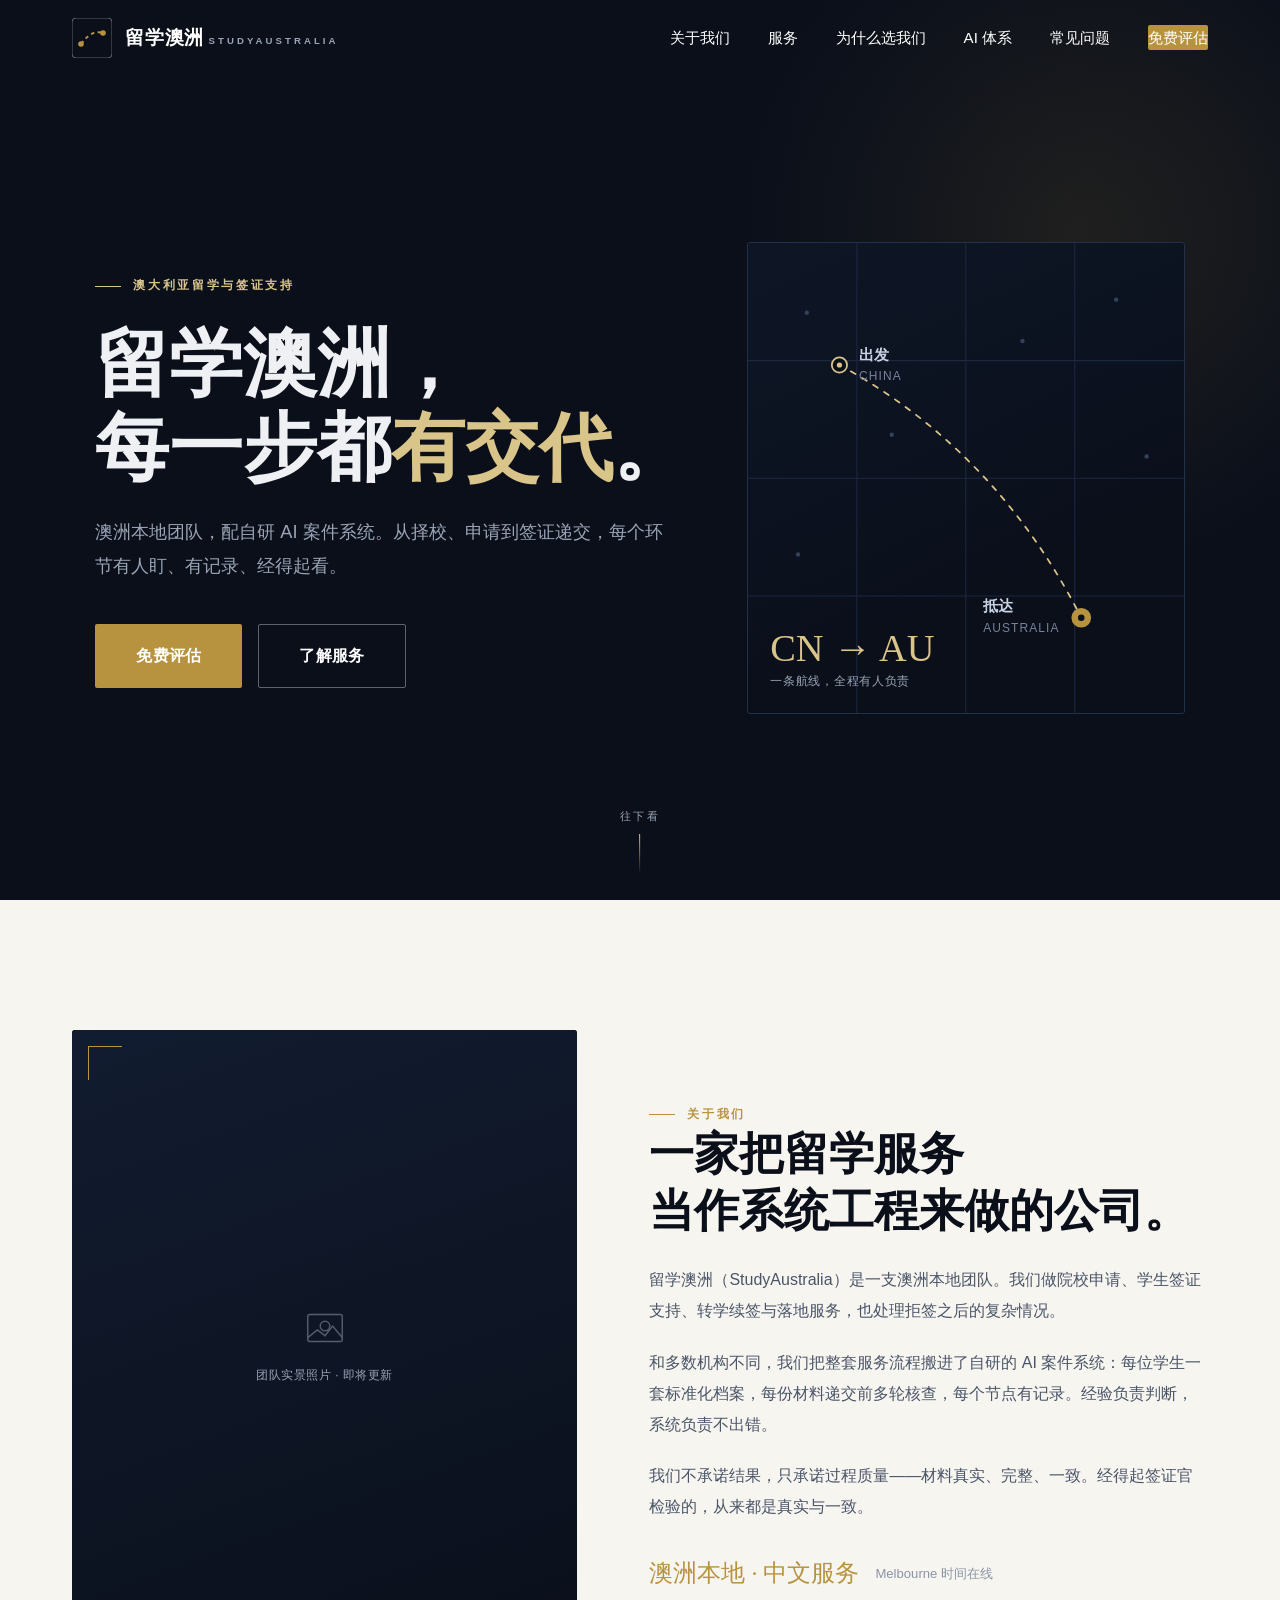
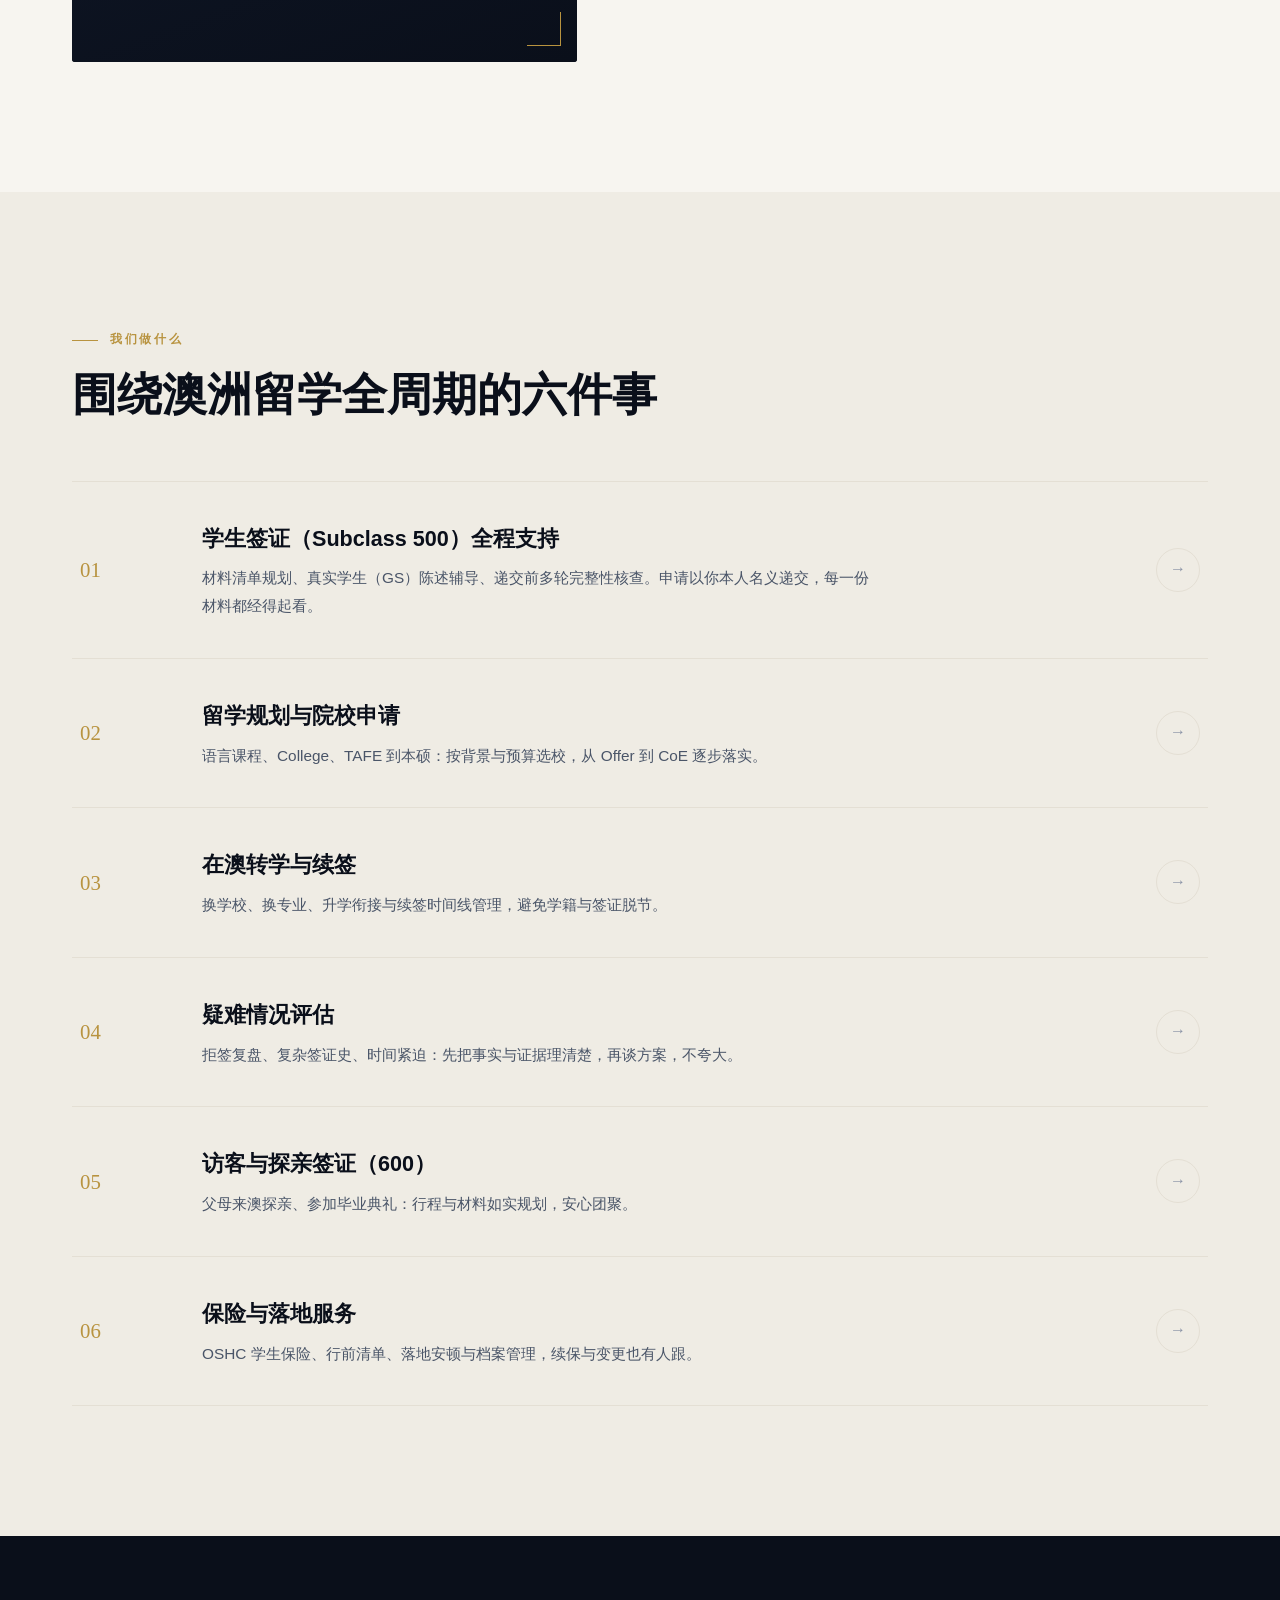
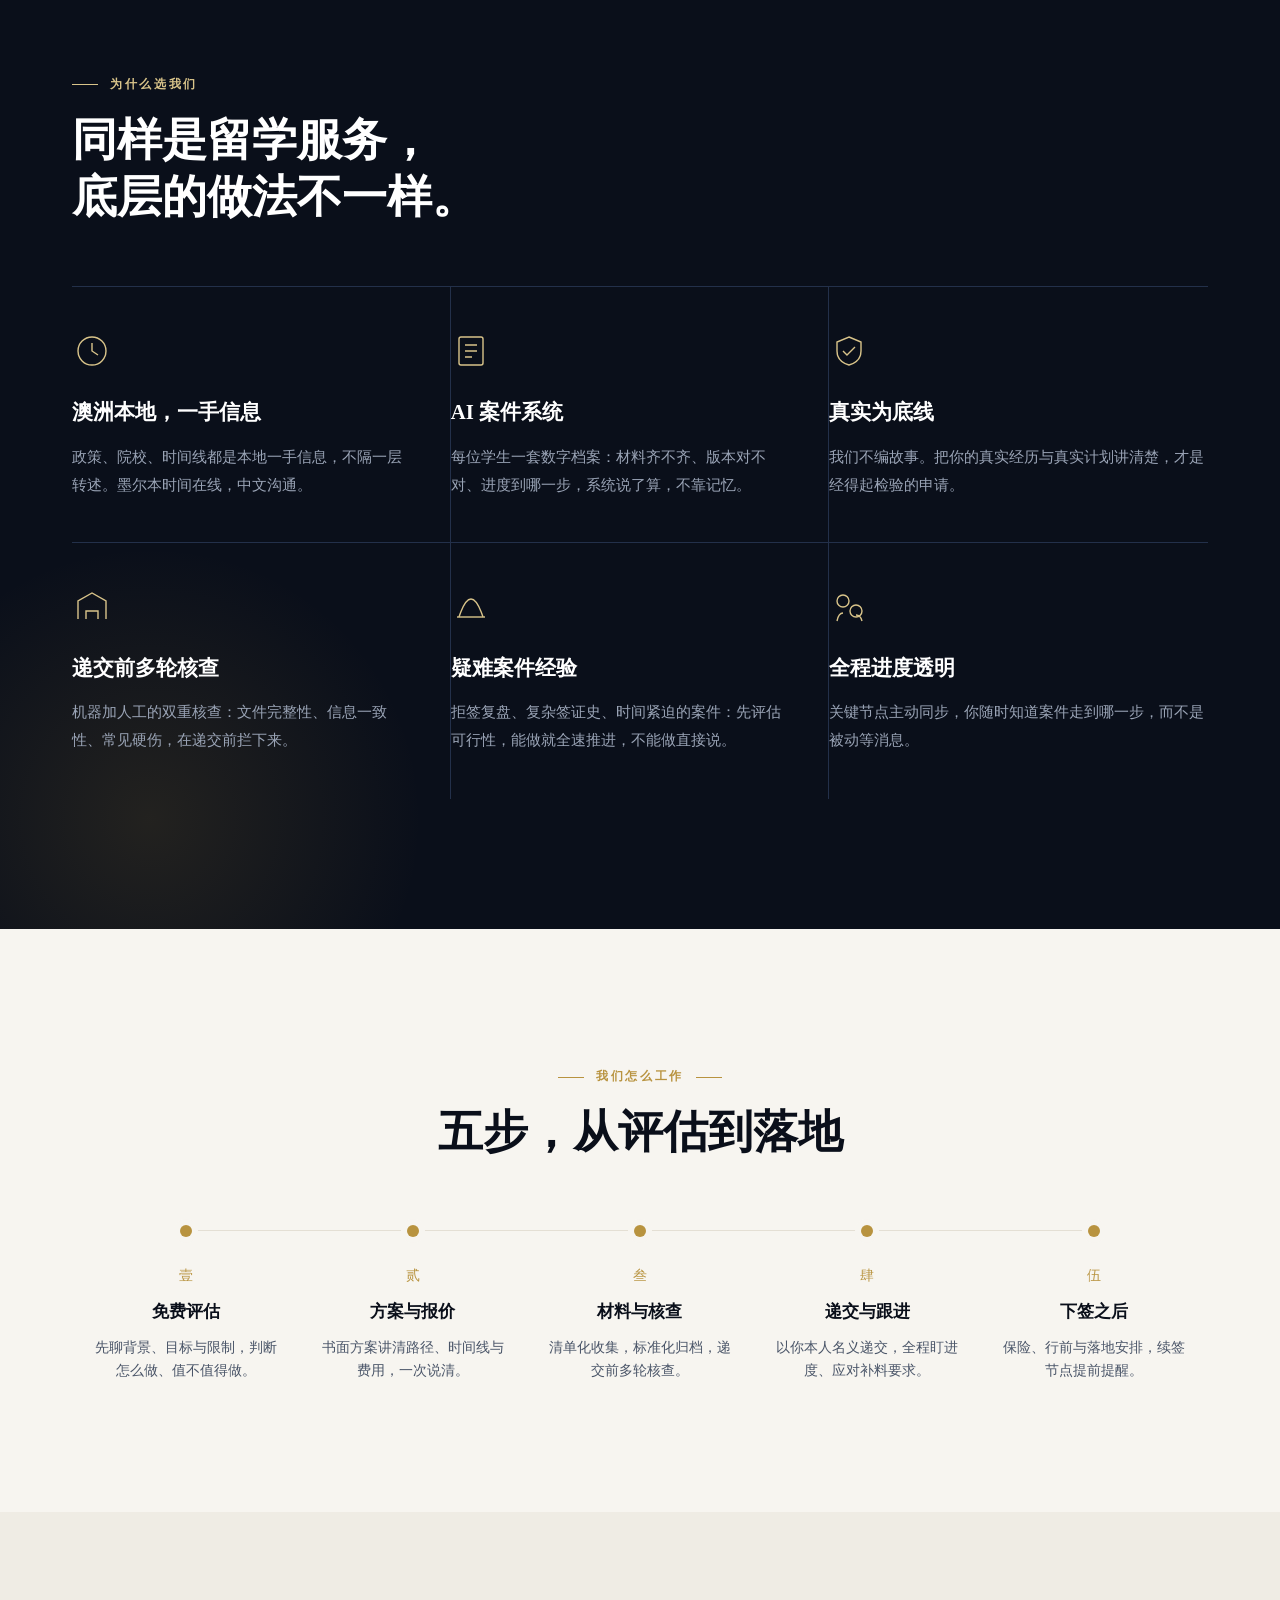
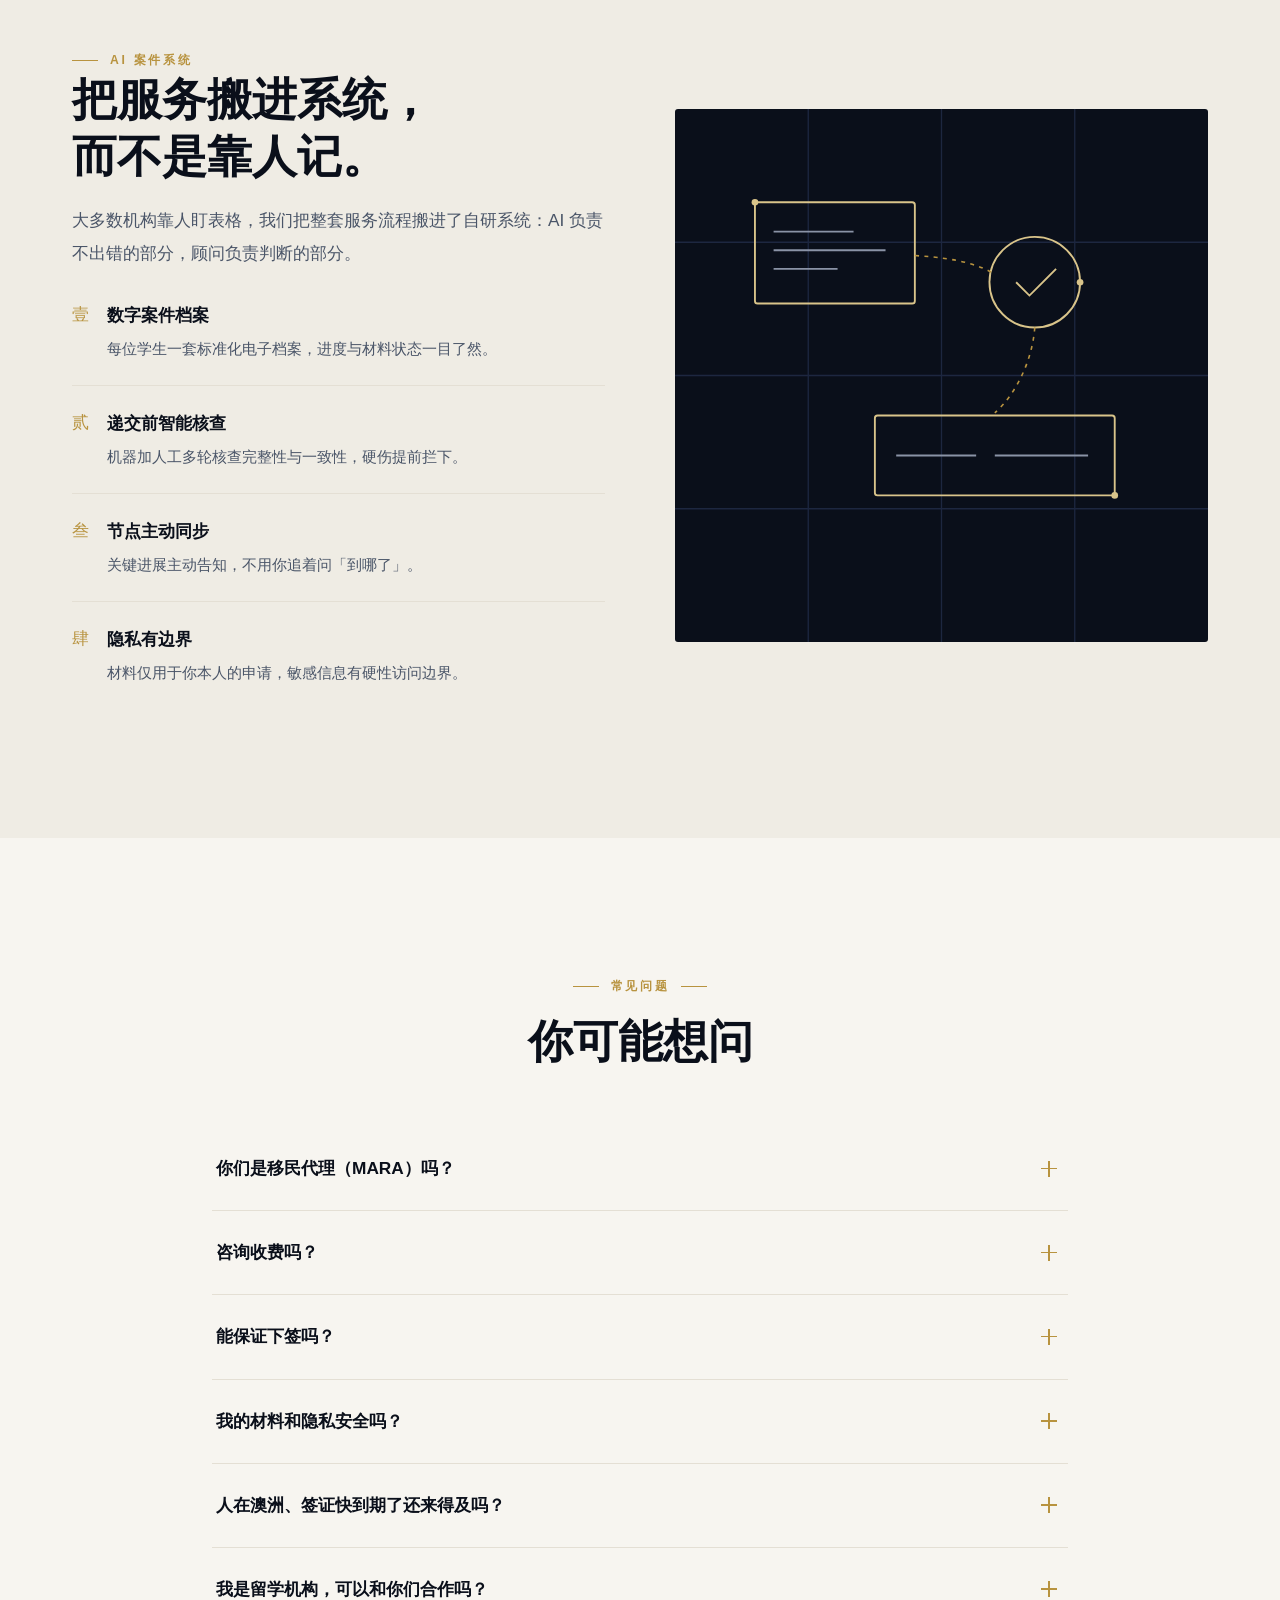
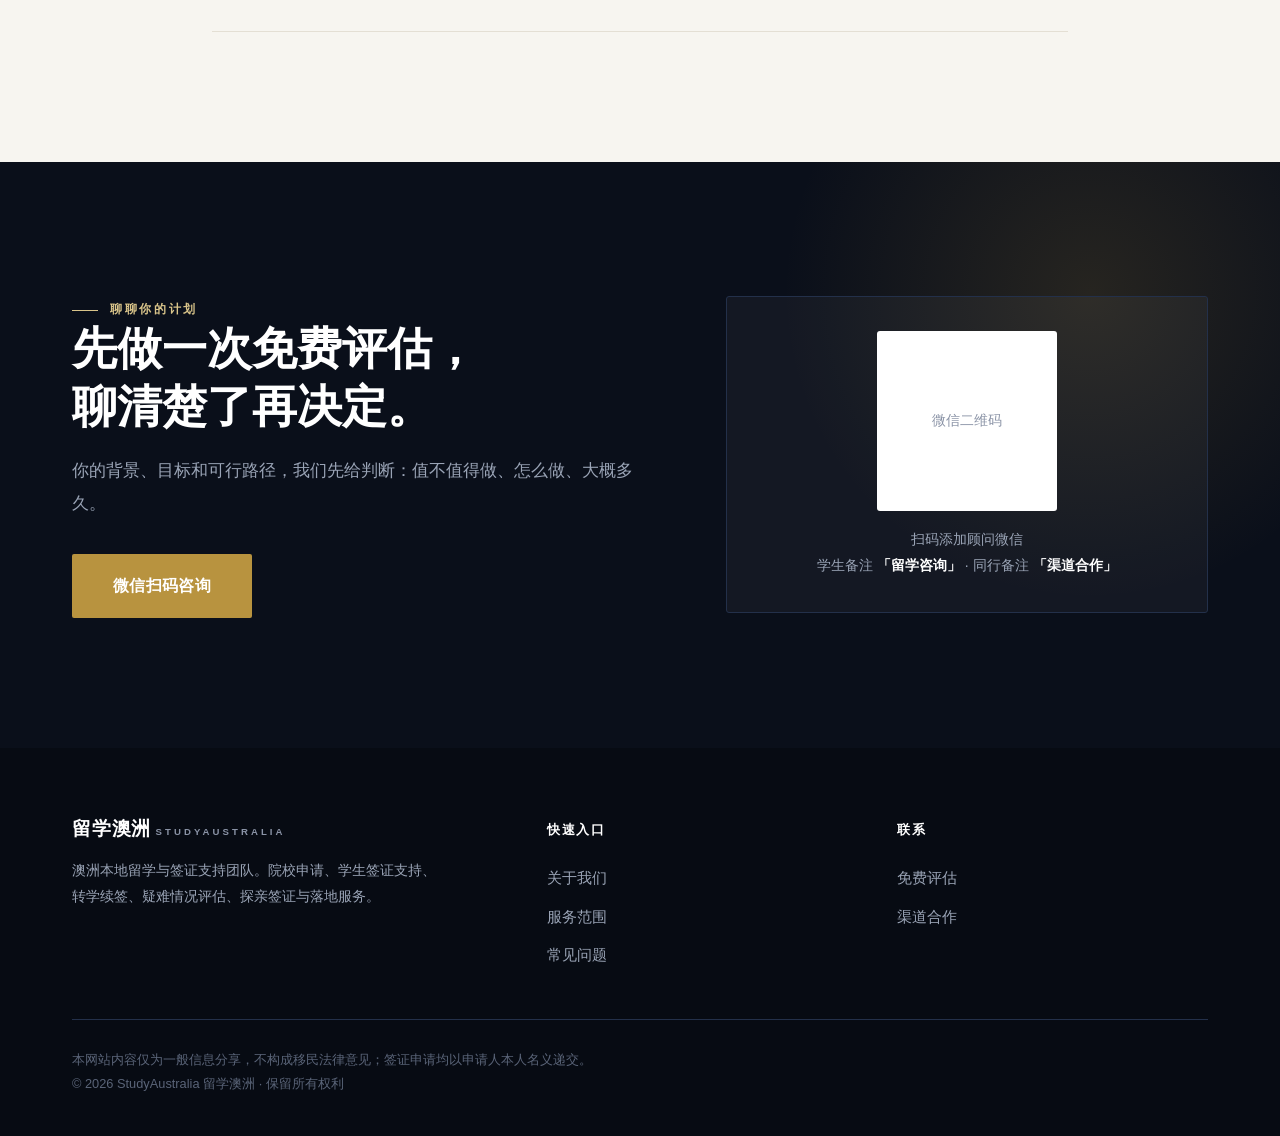
<file: index.html>
<!DOCTYPE html>
<html lang="zh-CN">
<head>
  <meta charset="UTF-8">
  <meta name="viewport" content="width=device-width, initial-scale=1.0">
  <title>留学澳洲 StudyAustralia | 院校申请 · 签证支持 · 澳洲本地服务</title>
  <meta name="description" content="留学澳洲 StudyAustralia：澳洲本地留学服务团队。院校申请、学生签证（500）支持、在澳转学续签、疑难情况评估、探亲签证、OSHC 与落地服务，自研 AI 案件系统全程透明。">
  <meta property="og:title" content="留学澳洲 StudyAustralia | 院校申请 · 签证支持 · 澳洲本地服务">
  <meta property="og:description" content="澳洲本地团队 + 自研 AI 案件系统：从择校、申请到签证递交，每个环节有人盯、有记录。">
  <meta property="og:type" content="website">
  <meta name="theme-color" content="#0a0f1a">
  <link rel="icon" href="data:image/svg+xml,%3Csvg xmlns='http://www.w3.org/2000/svg' viewBox='0 0 32 32'%3E%3Crect width='32' height='32' rx='4' fill='%230a0f1a'/%3E%3Cpath d='M7 21 Q16 9 25 12' stroke='%23d9c48a' stroke-width='2' fill='none' stroke-dasharray='3 3'/%3E%3Ccircle cx='7' cy='21' r='2.4' fill='%23d9c48a'/%3E%3Ccircle cx='25' cy='12' r='2.4' fill='%23d9c48a'/%3E%3C/svg%3E">
  <link rel="stylesheet" href="css/premium.css">
</head>
<body>

  <header class="nav on-dark" id="nav">
    <div class="wrap nav-inner">
      <a class="brand" href="#" aria-label="留学澳洲 首页">
        <svg class="brand-mark" viewBox="0 0 40 40" aria-hidden="true">
          <rect width="40" height="40" rx="4" fill="none" stroke="currentColor" stroke-opacity="0.35"/>
          <path d="M9 26 Q20 11 31 15" stroke="#b8933f" stroke-width="2" fill="none" stroke-dasharray="3.5 3.5"/>
          <circle cx="9" cy="26" r="2.8" fill="#b8933f"/>
          <circle cx="31" cy="15" r="2.8" fill="#b8933f"/>
        </svg>
        <span class="brand-tt">
          <span class="brand-cn">留学澳洲</span>
          <span class="brand-en">STUDYAUSTRALIA</span>
        </span>
      </a>
      <button class="nav-toggle" id="navtoggle" aria-expanded="false" aria-controls="navlinks" aria-label="打开菜单">
        <span></span><span></span><span></span>
      </button>
      <ul class="nav-links" id="navlinks">
        <li><a href="#about">关于我们</a></li>
        <li><a href="#services">服务</a></li>
        <li><a href="#why">为什么选我们</a></li>
        <li><a href="#ai">AI 体系</a></li>
        <li><a href="#faq">常见问题</a></li>
        <li><a class="nav-cta" href="#contact">免费评估</a></li>
      </ul>
    </div>
  </header>

  <main>

    <!-- Hero -->
    <section class="hero">
      <div class="hero-glow"></div>
      <div class="hero-vignette"></div>
      <div class="wrap">
        <div class="hero-grid">
          <div>
            <span class="kicker">澳大利亚留学与签证支持</span>
            <h1 class="hero-title">留学澳洲，<br>每一步都<em>有交代</em>。</h1>
            <p class="hero-sub">澳洲本地团队，配自研 AI 案件系统。从择校、申请到签证递交，每个环节有人盯、有记录、经得起看。</p>
            <div class="hero-ctas">
              <a class="btn btn-gold btn-lg" href="#contact">免费评估</a>
              <a class="btn btn-line-light btn-lg" href="#services">了解服务</a>
            </div>
          </div>
          <div class="hero-side">
            <div class="route-frame">
              <svg viewBox="0 0 400 432" preserveAspectRatio="xMidYMid slice" aria-hidden="true">
                <g stroke="#1d2740" stroke-width="1">
                  <line x1="0" y1="108" x2="400" y2="108"/>
                  <line x1="0" y1="216" x2="400" y2="216"/>
                  <line x1="0" y1="324" x2="400" y2="324"/>
                  <line x1="100" y1="0" x2="100" y2="432"/>
                  <line x1="200" y1="0" x2="200" y2="432"/>
                  <line x1="300" y1="0" x2="300" y2="432"/>
                </g>
                <g fill="#33405e">
                  <circle cx="54" cy="64" r="2"/><circle cx="338" cy="52" r="2"/>
                  <circle cx="366" cy="196" r="2"/><circle cx="46" cy="286" r="2"/>
                  <circle cx="132" cy="176" r="2"/><circle cx="252" cy="90" r="2"/>
                </g>
                <path d="M84 112 C 150 148, 240 214, 306 344" stroke="#d9c48a" stroke-width="1.6"
                      fill="none" stroke-dasharray="5 7" stroke-linecap="round"/>
                <g>
                  <circle cx="84" cy="112" r="7" fill="#0a0f1a" stroke="#d9c48a" stroke-width="1.6"/>
                  <circle cx="84" cy="112" r="2.4" fill="#d9c48a"/>
                  <text x="102" y="107" fill="#c9d2e4" font-size="14" font-weight="600">出发</text>
                  <text x="102" y="126" fill="#77839c" font-size="11" letter-spacing="1">CHINA</text>
                </g>
                <g>
                  <circle cx="306" cy="344" r="9" fill="#b8933f"/>
                  <circle cx="306" cy="344" r="3" fill="#0a0f1a"/>
                  <text x="216" y="338" fill="#c9d2e4" font-size="14" font-weight="600">抵达</text>
                  <text x="216" y="357" fill="#77839c" font-size="11" letter-spacing="1">AUSTRALIA</text>
                </g>
              </svg>
              <div class="route-badge">
                <div class="num serif">CN → AU</div>
                <div class="lbl">一条航线，全程有人负责</div>
              </div>
            </div>
          </div>
        </div>
      </div>
      <div class="hero-scroll" aria-hidden="true"><span>往下看</span><span class="bar"></span></div>
    </section>

    <!-- 关于我们 -->
    <section class="section" id="about">
      <div class="wrap">
        <div class="about-grid">
          <div class="about-visual rv">
            <!-- 照片位：替换为团队/墨尔本实景摄影（真实素材到位后换，勿用图库摆拍） -->
            <div class="ph">
              <svg class="ico" viewBox="0 0 48 48" fill="none" stroke="currentColor" stroke-width="1.5" aria-hidden="true">
                <rect x="6" y="10" width="36" height="28" rx="2"/>
                <circle cx="24" cy="22" r="5"/>
                <path d="M6 34l10-8 8 6 8-10 10 12"/>
              </svg>
              <small>团队实景照片 · 即将更新</small>
            </div>
            <span class="corner tl"></span><span class="corner br"></span>
          </div>
          <div class="about-copy rv rv-1">
            <span class="kicker">关于我们</span>
            <h2 class="h-sec">一家把留学服务<br>当作系统工程来做的公司。</h2>
            <p>留学澳洲（StudyAustralia）是一支澳洲本地团队。我们做院校申请、学生签证支持、转学续签与落地服务，也处理拒签之后的复杂情况。</p>
            <p>和多数机构不同，我们把整套服务流程搬进了自研的 AI 案件系统：每位学生一套标准化档案，每份材料递交前多轮核查，每个节点有记录。经验负责判断，系统负责不出错。</p>
            <p>我们不承诺结果，只承诺过程质量——材料真实、完整、一致。经得起签证官检验的，从来都是真实与一致。</p>
            <div class="about-sign">
              <span class="est serif">澳洲本地 · 中文服务</span>
              <span class="est-l">Melbourne 时间在线</span>
            </div>
          </div>
        </div>
      </div>
    </section>

    <!-- 服务：editorial 列表 -->
    <section class="section paper-2" id="services">
      <div class="wrap">
        <div class="sec-head rv">
          <span class="kicker">我们做什么</span>
          <h2 class="h-sec">围绕澳洲留学全周期的六件事</h2>
        </div>
        <div class="svc-list">
          <a class="svc rv" href="#contact">
            <span class="svc-num serif">01</span>
            <span class="svc-main">
              <h3>学生签证（Subclass 500）全程支持</h3>
              <p>材料清单规划、真实学生（GS）陈述辅导、递交前多轮完整性核查。申请以你本人名义递交，每一份材料都经得起看。</p>
            </span>
            <span class="svc-go" aria-hidden="true">→</span>
          </a>
          <a class="svc rv" href="#contact">
            <span class="svc-num serif">02</span>
            <span class="svc-main">
              <h3>留学规划与院校申请</h3>
              <p>语言课程、College、TAFE 到本硕：按背景与预算选校，从 Offer 到 CoE 逐步落实。</p>
            </span>
            <span class="svc-go" aria-hidden="true">→</span>
          </a>
          <a class="svc rv" href="#contact">
            <span class="svc-num serif">03</span>
            <span class="svc-main">
              <h3>在澳转学与续签</h3>
              <p>换学校、换专业、升学衔接与续签时间线管理，避免学籍与签证脱节。</p>
            </span>
            <span class="svc-go" aria-hidden="true">→</span>
          </a>
          <a class="svc rv" href="#contact">
            <span class="svc-num serif">04</span>
            <span class="svc-main">
              <h3>疑难情况评估</h3>
              <p>拒签复盘、复杂签证史、时间紧迫：先把事实与证据理清楚，再谈方案，不夸大。</p>
            </span>
            <span class="svc-go" aria-hidden="true">→</span>
          </a>
          <a class="svc rv" href="#contact">
            <span class="svc-num serif">05</span>
            <span class="svc-main">
              <h3>访客与探亲签证（600）</h3>
              <p>父母来澳探亲、参加毕业典礼：行程与材料如实规划，安心团聚。</p>
            </span>
            <span class="svc-go" aria-hidden="true">→</span>
          </a>
          <a class="svc rv" href="#contact">
            <span class="svc-num serif">06</span>
            <span class="svc-main">
              <h3>保险与落地服务</h3>
              <p>OSHC 学生保险、行前清单、落地安顿与档案管理，续保与变更也有人跟。</p>
            </span>
            <span class="svc-go" aria-hidden="true">→</span>
          </a>
        </div>
      </div>
    </section>

    <!-- 为什么选我们：深色 signature -->
    <section class="section why" id="why">
      <div class="glow"></div>
      <div class="wrap">
        <div class="sec-head rv">
          <span class="kicker">为什么选我们</span>
          <h2 class="h-sec">同样是留学服务，<br>底层的做法不一样。</h2>
        </div>
        <div class="why-grid">
          <div class="why-item rv">
            <svg class="why-ico" viewBox="0 0 40 40" fill="none" stroke="currentColor" stroke-width="1.4" aria-hidden="true"><circle cx="20" cy="20" r="14"/><path d="M20 12v8l6 4"/></svg>
            <h3>澳洲本地，一手信息</h3>
            <p>政策、院校、时间线都是本地一手信息，不隔一层转述。墨尔本时间在线，中文沟通。</p>
          </div>
          <div class="why-item rv rv-1">
            <svg class="why-ico" viewBox="0 0 40 40" fill="none" stroke="currentColor" stroke-width="1.4" aria-hidden="true"><rect x="8" y="6" width="24" height="28" rx="2"/><path d="M14 14h12M14 20h12M14 26h7"/></svg>
            <h3>AI 案件系统</h3>
            <p>每位学生一套数字档案：材料齐不齐、版本对不对、进度到哪一步，系统说了算，不靠记忆。</p>
          </div>
          <div class="why-item rv rv-2">
            <svg class="why-ico" viewBox="0 0 40 40" fill="none" stroke="currentColor" stroke-width="1.4" aria-hidden="true"><path d="M20 6l12 5v9c0 8-5 12-12 14-7-2-12-6-12-14v-9z"/><path d="M14 20l4 4 8-8"/></svg>
            <h3>真实为底线</h3>
            <p>我们不编故事。把你的真实经历与真实计划讲清楚，才是经得起检验的申请。</p>
          </div>
          <div class="why-item rv">
            <svg class="why-ico" viewBox="0 0 40 40" fill="none" stroke="currentColor" stroke-width="1.4" aria-hidden="true"><path d="M6 32V14l14-8 14 8v18"/><path d="M14 32v-8h12v8"/></svg>
            <h3>递交前多轮核查</h3>
            <p>机器加人工的双重核查：文件完整性、信息一致性、常见硬伤，在递交前拦下来。</p>
          </div>
          <div class="why-item rv rv-1">
            <svg class="why-ico" viewBox="0 0 40 40" fill="none" stroke="currentColor" stroke-width="1.4" aria-hidden="true"><path d="M8 30c4-12 8-18 12-18s8 6 12 18"/><path d="M6 30h28"/></svg>
            <h3>疑难案件经验</h3>
            <p>拒签复盘、复杂签证史、时间紧迫的案件：先评估可行性，能做就全速推进，不能做直接说。</p>
          </div>
          <div class="why-item rv rv-2">
            <svg class="why-ico" viewBox="0 0 40 40" fill="none" stroke="currentColor" stroke-width="1.4" aria-hidden="true"><circle cx="14" cy="14" r="6"/><circle cx="27" cy="24" r="6"/><path d="M8 34c1-5 3-8 6-8M33 34c-1-4-3-6-6-6"/></svg>
            <h3>全程进度透明</h3>
            <p>关键节点主动同步，你随时知道案件走到哪一步，而不是被动等消息。</p>
          </div>
        </div>
      </div>
    </section>

    <!-- 流程 -->
    <section class="section" id="process">
      <div class="wrap">
        <div class="sec-head center rv">
          <span class="kicker center">我们怎么工作</span>
          <h2 class="h-sec">五步，从评估到落地</h2>
        </div>
        <div class="flow-grid">
          <div class="flow-step rv"><div class="flow-dot"></div><div class="flow-num serif">壹</div><h3>免费评估</h3><p>先聊背景、目标与限制，判断怎么做、值不值得做。</p></div>
          <div class="flow-step rv rv-1"><div class="flow-dot"></div><div class="flow-num serif">贰</div><h3>方案与报价</h3><p>书面方案讲清路径、时间线与费用，一次说清。</p></div>
          <div class="flow-step rv rv-2"><div class="flow-dot"></div><div class="flow-num serif">叁</div><h3>材料与核查</h3><p>清单化收集，标准化归档，递交前多轮核查。</p></div>
          <div class="flow-step rv rv-3"><div class="flow-dot"></div><div class="flow-num serif">肆</div><h3>递交与跟进</h3><p>以你本人名义递交，全程盯进度、应对补料要求。</p></div>
          <div class="flow-step rv rv-4"><div class="flow-dot"></div><div class="flow-num serif">伍</div><h3>下签之后</h3><p>保险、行前与落地安排，续签节点提前提醒。</p></div>
        </div>
      </div>
    </section>

    <!-- AI 体系 -->
    <section class="section paper-2" id="ai">
      <div class="wrap">
        <div class="ai-split">
          <div class="rv">
            <span class="kicker">AI 案件系统</span>
            <h2 class="h-sec">把服务搬进系统，<br>而不是靠人记。</h2>
            <p class="lead" style="margin-top:18px;">大多数机构靠人盯表格，我们把整套服务流程搬进了自研系统：AI 负责不出错的部分，顾问负责判断的部分。</p>
            <div class="ai-feats">
              <div class="ai-feat"><span class="n serif">壹</span><div><h3>数字案件档案</h3><p>每位学生一套标准化电子档案，进度与材料状态一目了然。</p></div></div>
              <div class="ai-feat"><span class="n serif">贰</span><div><h3>递交前智能核查</h3><p>机器加人工多轮核查完整性与一致性，硬伤提前拦下。</p></div></div>
              <div class="ai-feat"><span class="n serif">叁</span><div><h3>节点主动同步</h3><p>关键进展主动告知，不用你追着问「到哪了」。</p></div></div>
              <div class="ai-feat"><span class="n serif">肆</span><div><h3>隐私有边界</h3><p>材料仅用于你本人的申请，敏感信息有硬性访问边界。</p></div></div>
            </div>
          </div>
          <div class="ai-visual rv rv-1" role="img" aria-label="案件系统示意：档案、核查与节点">
            <svg viewBox="0 0 400 400" aria-hidden="true">
              <g stroke="#1d2740" stroke-width="1">
                <line x1="0" y1="100" x2="400" y2="100"/><line x1="0" y1="200" x2="400" y2="200"/>
                <line x1="0" y1="300" x2="400" y2="300"/><line x1="100" y1="0" x2="100" y2="400"/>
                <line x1="200" y1="0" x2="200" y2="400"/><line x1="300" y1="0" x2="300" y2="400"/>
              </g>
              <g fill="none" stroke="#d9c48a" stroke-width="1.4">
                <rect x="60" y="70" width="120" height="76" rx="2"/>
                <path d="M74 92h60M74 106h84M74 120h48" stroke="#8a93a6"/>
                <circle cx="270" cy="130" r="34"/>
                <path d="M256 130l10 10 20-20"/>
                <rect x="150" y="230" width="180" height="60" rx="2"/>
                <path d="M166 260h60M240 260h70" stroke="#8a93a6"/>
              </g>
              <path d="M180 110 C 215 112, 230 118, 240 124" stroke="#b8933f" stroke-width="1.2" fill="none" stroke-dasharray="3 4"/>
              <path d="M270 164 C 268 190, 255 215, 240 228" stroke="#b8933f" stroke-width="1.2" fill="none" stroke-dasharray="3 4"/>
              <g fill="#d9c48a">
                <circle cx="60" cy="70" r="2.5"/><circle cx="304" cy="130" r="2.5"/><circle cx="330" cy="290" r="2.5"/>
              </g>
            </svg>
          </div>
        </div>
      </div>
    </section>

    <!-- FAQ -->
    <section class="section" id="faq">
      <div class="wrap-narrow">
        <div class="sec-head center rv">
          <span class="kicker center">常见问题</span>
          <h2 class="h-sec">你可能想问</h2>
        </div>
        <div class="rv">
          <details class="faq-item">
            <summary class="faq-q">你们是移民代理（MARA）吗？<span class="pm" aria-hidden="true"></span></summary>
            <p class="faq-a">我们是教育咨询机构，不是澳大利亚注册移民代理，也不提供移民法律意见。签证申请以学生本人名义递交，我们做的是择校申请、材料整理与流程支持；涉及法律意见的情形，我们会建议你咨询注册移民代理或律师。</p>
          </details>
          <details class="faq-item">
            <summary class="faq-q">咨询收费吗？<span class="pm" aria-hidden="true"></span></summary>
            <p class="faq-a">初步评估免费。确定要做之后，我们会给出书面方案，路径、时间线和费用一次说清。</p>
          </details>
          <details class="faq-item">
            <summary class="faq-q">能保证下签吗？<span class="pm" aria-hidden="true"></span></summary>
            <p class="faq-a">没有任何机构能保证签证结果，说能保证的请保持警惕。我们承诺的是过程质量：材料真实、完整、一致，每一步有核查、有记录。</p>
          </details>
          <details class="faq-item">
            <summary class="faq-q">我的材料和隐私安全吗？<span class="pm" aria-hidden="true"></span></summary>
            <p class="faq-a">所有材料进入标准化电子档案，仅用于你本人的申请；护照、证件、账户类敏感信息有严格的内部访问边界，不会用于任何其他用途。</p>
          </details>
          <details class="faq-item">
            <summary class="faq-q">人在澳洲、签证快到期了还来得及吗？<span class="pm" aria-hidden="true"></span></summary>
            <p class="faq-a">越早评估越好。时间紧迫的案件我们会先做可行性判断：能做就全速推进，不能做也会直接告诉你，不耽误你的时间。</p>
          </details>
          <details class="faq-item">
            <summary class="faq-q">我是留学机构，可以和你们合作吗？<span class="pm" aria-hidden="true"></span></summary>
            <p class="faq-a">可以。我们为留学机构与独立顾问提供澳洲端后端支持：申请与签证流程、疑难案件评估、保险与落地，逐案对账、界面清楚、不越界不抢客。添加下方微信并备注「渠道合作」即可。</p>
          </details>
        </div>
      </div>
    </section>

    <!-- 联系 CTA -->
    <section class="section cta" id="contact">
      <div class="glow"></div>
      <div class="wrap">
        <div class="cta-grid">
          <div class="rv">
            <span class="kicker">聊聊你的计划</span>
            <h2 class="h-sec">先做一次免费评估，<br>聊清楚了再决定。</h2>
            <p class="lead" style="margin-top:18px;">你的背景、目标和可行路径，我们先给判断：值不值得做、怎么做、大概多久。</p>
            <div class="cta-actions">
              <a class="btn btn-gold btn-lg" href="#contact-qr">微信扫码咨询</a>
            </div>
          </div>
          <div class="qr-card rv rv-1" id="contact-qr">
            <!-- 真实二维码到位后替换：<img src="assets/wechat-qr.png" alt="顾问微信二维码"> -->
            <div class="qr-box">微信二维码</div>
            <p class="cap">扫码添加顾问微信<br>学生备注 <b>「留学咨询」</b> · 同行备注 <b>「渠道合作」</b></p>
          </div>
        </div>
      </div>
    </section>
  </main>

  <footer class="footer">
    <div class="wrap">
      <div class="footer-top">
        <div>
          <div class="brand-tt">
            <span class="brand-cn serif">留学澳洲</span>
            <span class="brand-en">STUDYAUSTRALIA</span>
          </div>
          <p class="footer-blurb">澳洲本地留学与签证支持团队。院校申请、学生签证支持、转学续签、疑难情况评估、探亲签证与落地服务。</p>
        </div>
        <div class="footer-col">
          <h4>快速入口</h4>
          <a href="#about">关于我们</a>
          <a href="#services">服务范围</a>
          <a href="#faq">常见问题</a>
        </div>
        <div class="footer-col">
          <h4>联系</h4>
          <a href="#contact">免费评估</a>
          <a href="#contact-qr">渠道合作</a>
        </div>
      </div>
      <p class="footer-legal">
        本网站内容仅为一般信息分享，不构成移民法律意见；签证申请均以申请人本人名义递交。<br>
        © <span id="year">2026</span> StudyAustralia 留学澳洲 · 保留所有权利
      </p>
    </div>
  </footer>

  <script src="js/premium.js"></script>
</body>
</html>
</file>
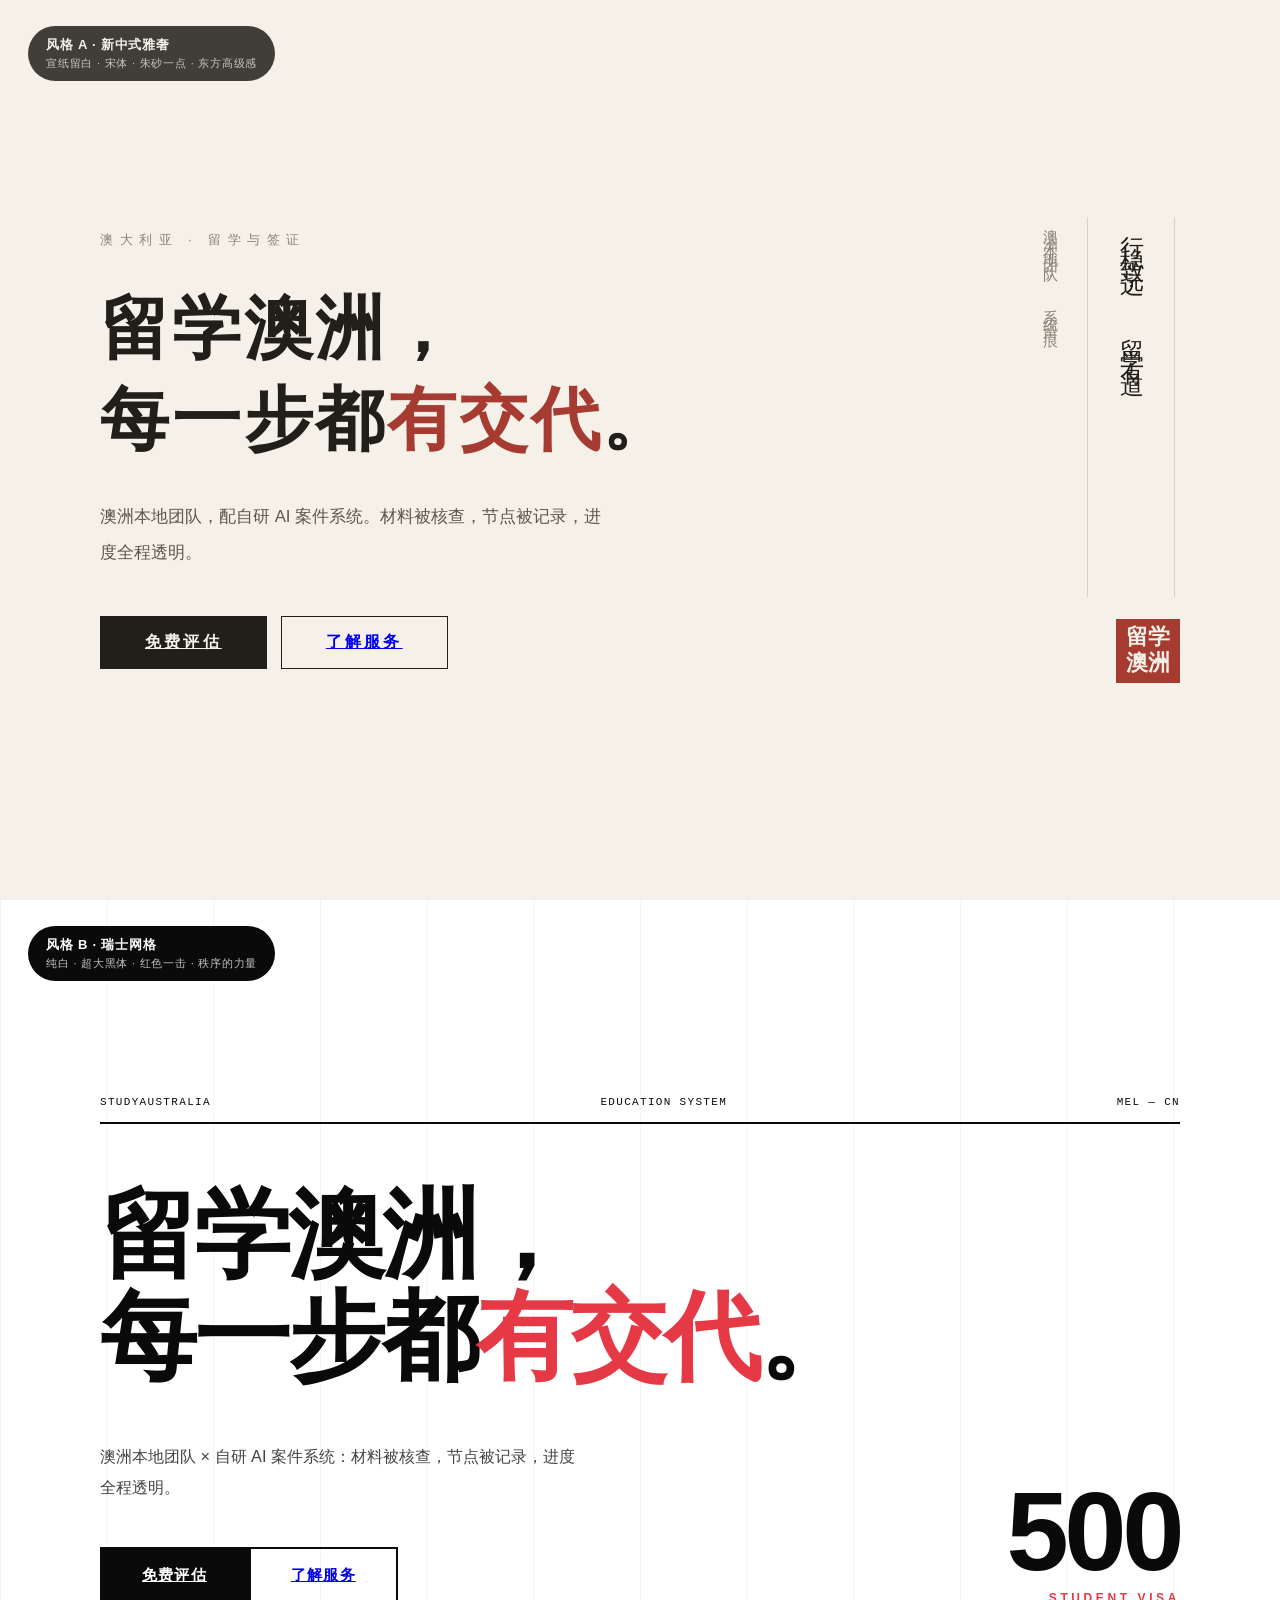
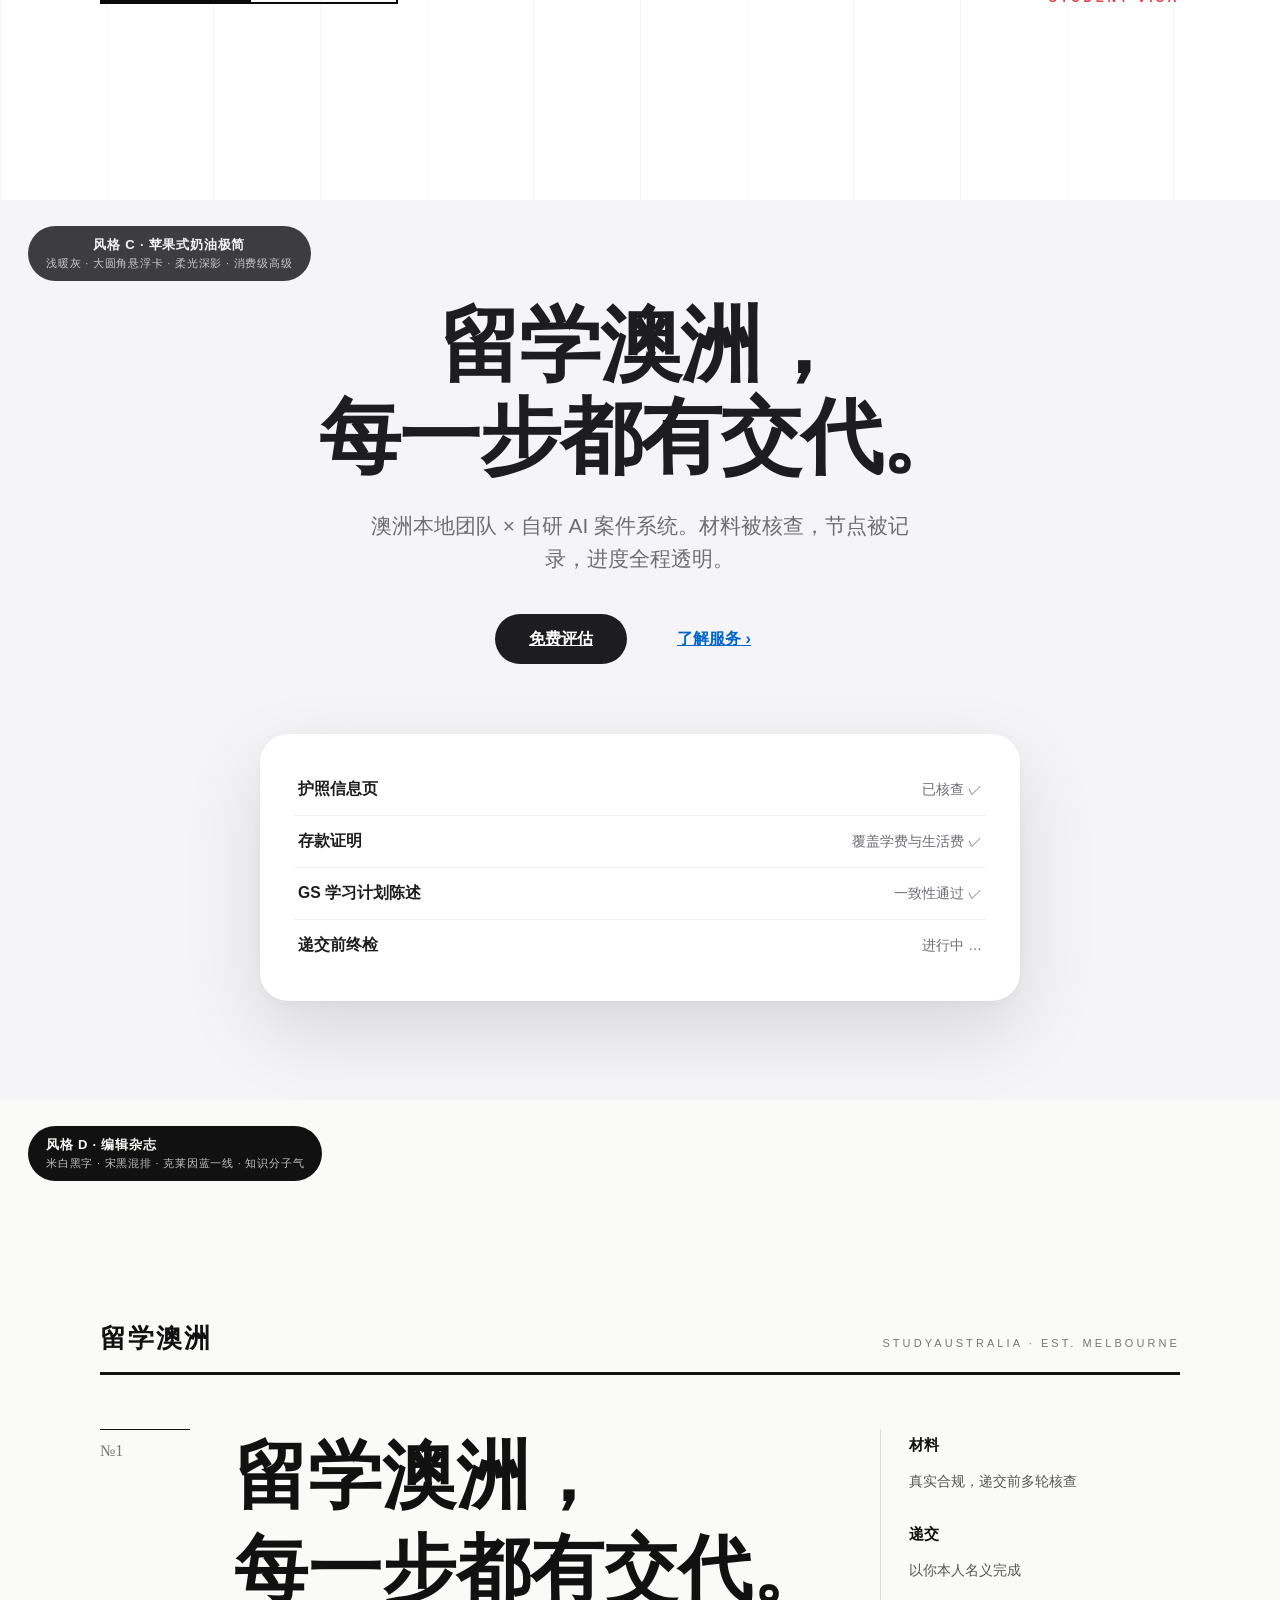
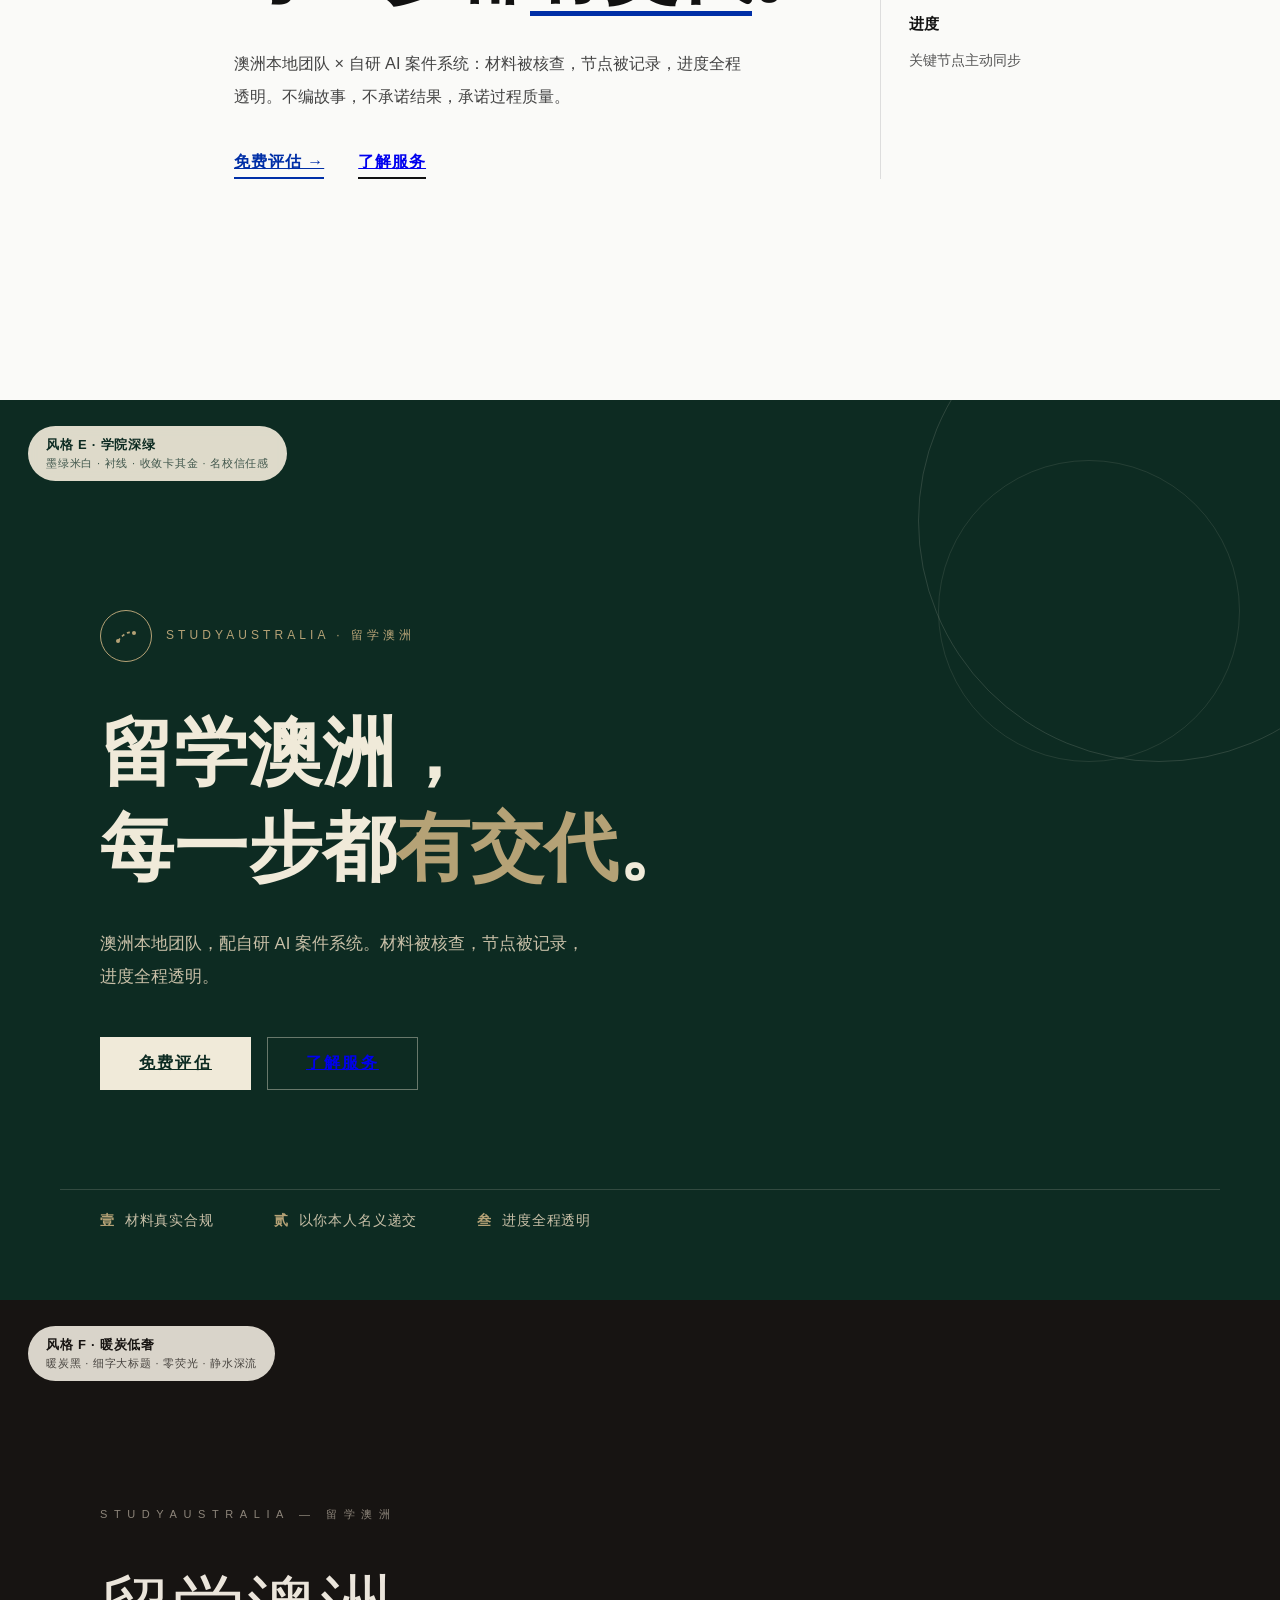
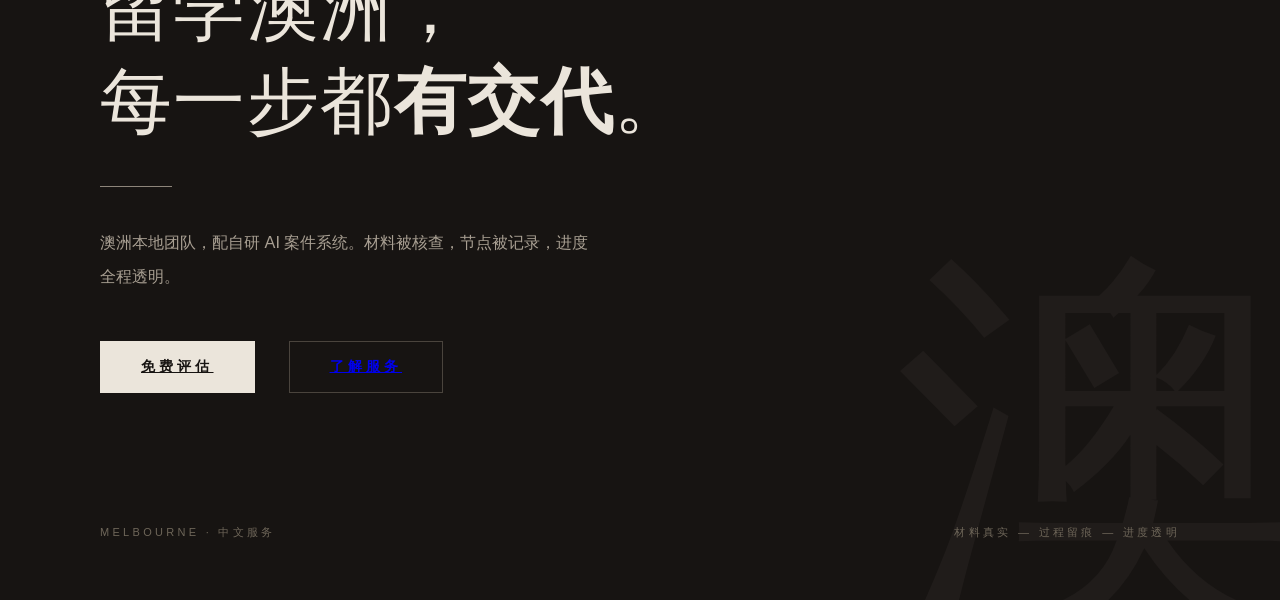
<file: styles/index.html>
<!DOCTYPE html>
<html lang="zh-CN">
<head>
  <meta charset="UTF-8">
  <meta name="viewport" content="width=device-width, initial-scale=1.0">
  <title>风格提案 · 留学澳洲 StudyAustralia</title>
  <meta name="robots" content="noindex">
  <style>
    * { box-sizing: border-box; margin: 0; padding: 0; }
    body { font-family: -apple-system, BlinkMacSystemFont, "PingFang SC", "Microsoft YaHei", sans-serif; }
    .panel { min-height: 100vh; position: relative; display: flex; align-items: center; overflow: hidden; padding: 90px 0; }
    .badge {
      position: absolute; top: 26px; left: 28px; z-index: 9;
      font-size: 13px; font-weight: 700; letter-spacing: 0.06em;
      padding: 10px 18px; border-radius: 999px; backdrop-filter: blur(6px);
    }
    .badge small { display: block; font-weight: 500; opacity: 0.75; font-size: 11px; margin-top: 2px; }
    .inner { max-width: 1160px; margin: 0 auto; padding: 0 40px; width: 100%; position: relative; z-index: 2; }
  </style>
</head>
<body>

<!-- ============ A · 新中式雅奢 ============ -->
<section class="panel pa">
  <style>
    .pa { background: #f5f1e8; color: #211f1a; }
    .pa .badge { background: rgba(33,31,26,0.85); color: #f5f1e8; }
    .pa .grid { display: grid; grid-template-columns: 1fr auto; gap: 60px; align-items: center; }
    .pa .kicker { font-size: 13px; letter-spacing: 0.5em; color: #8a8578; margin-bottom: 34px; }
    .pa h1 { font-family: "Songti SC", "Noto Serif SC", serif; font-size: clamp(2.6rem, 5.4vw, 4.4rem); font-weight: 700; line-height: 1.32; letter-spacing: 0.04em; }
    .pa h1 b { color: #a63b32; font-weight: 700; }
    .pa .sub { margin: 34px 0 46px; color: #5c574b; font-size: 1.05rem; line-height: 2.1; max-width: 30em; }
    .pa .cta { display: inline-block; border: 1.5px solid #211f1a; padding: 15px 44px; font-size: 1rem; font-weight: 600; letter-spacing: 0.2em; }
    .pa .cta.solid { background: #211f1a; color: #f5f1e8; margin-right: 14px; }
    .pa .vcol { display: flex; gap: 28px; align-items: flex-start; }
    .pa .vtext { writing-mode: vertical-rl; font-family: "Songti SC", "Noto Serif SC", serif; font-size: 1.5rem; letter-spacing: 0.5em; color: #211f1a; border-right: 1px solid #d8d2c2; padding-right: 26px; height: 380px; }
    .pa .vtext.light { color: #8a8578; font-size: 0.95rem; }
    .pa .seal { width: 64px; height: 64px; background: #a63b32; color: #f5f1e8; font-family: "Songti SC", serif; font-size: 1.35rem; font-weight: 700; display: flex; align-items: center; justify-content: center; line-height: 1.2; text-align: center; margin-top: 18px; }
    .pa .hr { position: absolute; left: 0; right: 0; bottom: 120px; border-top: 1px solid #d8d2c2; }
    .pa .meta { position: absolute; bottom: 90px; font-size: 12px; letter-spacing: 0.3em; color: #8a8578; }
  </style>
  <span class="badge">风格 A · 新中式雅奢<small>宣纸留白 · 宋体 · 朱砂一点 · 东方高级感</small></span>
  <div class="inner">
    <div class="grid">
      <div>
        <div class="kicker">澳大利亚 · 留学与签证</div>
        <h1>留学澳洲，<br>每一步都<b>有交代</b>。</h1>
        <p class="sub">澳洲本地团队，配自研 AI 案件系统。材料被核查，节点被记录，进度全程透明。</p>
        <a class="cta solid" href="#">免费评估</a><a class="cta" href="#">了解服务</a>
      </div>
      <div class="vcol">
        <span class="vtext light">澳洲本地团队 · 系统留痕</span>
        <div>
          <span class="vtext">行稳致远 · 留学有道</span>
          <div class="seal">留学<br>澳洲</div>
        </div>
      </div>
    </div>
  </div>
</section>

<!-- ============ B · 瑞士国际主义 ============ -->
<section class="panel pb">
  <style>
    .pb { background: #ffffff; color: #0a0a0a; }
    .pb .badge { background: #0a0a0a; color: #fff; }
    .pb::before { content: ""; position: absolute; inset: 0; background-image: linear-gradient(to right, rgba(0,0,0,0.045) 1px, transparent 1px); background-size: 8.333% 100%; }
    .pb .top { display: flex; justify-content: space-between; font-family: ui-monospace, Menlo, monospace; font-size: 11px; letter-spacing: 0.12em; border-bottom: 2px solid #0a0a0a; padding-bottom: 14px; margin-bottom: 60px; }
    .pb h1 { font-size: clamp(3.2rem, 7.6vw, 6.2rem); font-weight: 900; line-height: 1.04; letter-spacing: -0.03em; }
    .pb h1 .red { color: #e63946; }
    .pb .row { display: grid; grid-template-columns: 2fr 1fr; gap: 60px; align-items: end; margin-top: 54px; }
    .pb .sub { color: #444; font-size: 1.02rem; line-height: 1.9; max-width: 30em; }
    .pb .num { font-size: clamp(4rem, 9vw, 7rem); font-weight: 900; letter-spacing: -0.04em; line-height: 0.9; text-align: right; }
    .pb .num small { display: block; font-size: 12px; font-weight: 700; letter-spacing: 0.3em; margin-top: 10px; color: #e63946; }
    .pb .ctas { margin-top: 44px; display: flex; gap: 0; }
    .pb .cta { padding: 16px 40px; font-weight: 800; font-size: 0.95rem; border: 2px solid #0a0a0a; letter-spacing: 0.08em; }
    .pb .cta.solid { background: #0a0a0a; color: #fff; }
  </style>
  <span class="badge">风格 B · 瑞士网格<small>纯白 · 超大黑体 · 红色一击 · 秩序的力量</small></span>
  <div class="inner">
    <div class="top"><span>STUDYAUSTRALIA</span><span>EDUCATION SYSTEM</span><span>MEL — CN</span></div>
    <h1>留学澳洲，<br>每一步都<span class="red">有交代</span>。</h1>
    <div class="row">
      <div>
        <p class="sub">澳洲本地团队 × 自研 AI 案件系统：材料被核查，节点被记录，进度全程透明。</p>
        <div class="ctas"><a class="cta solid" href="#">免费评估</a><a class="cta" href="#">了解服务</a></div>
      </div>
      <div class="num">500<small>STUDENT VISA</small></div>
    </div>
  </div>
</section>

<!-- ============ C · 苹果式奶油极简 ============ -->
<section class="panel pc">
  <style>
    .pc { background: #f5f5f7; color: #1d1d1f; text-align: center; }
    .pc .badge { background: rgba(29,29,31,0.85); color: #f5f5f7; }
    .pc h1 { font-size: clamp(2.8rem, 6.4vw, 5.2rem); font-weight: 700; letter-spacing: -0.02em; line-height: 1.12; }
    .pc .sub { margin: 26px auto 38px; color: #6e6e73; font-size: 1.3rem; font-weight: 500; max-width: 26em; line-height: 1.6; }
    .pc .ctas { display: flex; gap: 16px; justify-content: center; margin-bottom: 70px; }
    .pc .cta { padding: 14px 34px; border-radius: 999px; font-size: 1.02rem; font-weight: 600; }
    .pc .cta.solid { background: #1d1d1f; color: #fff; }
    .pc .cta.line { color: #06c; }
    .pc .device { max-width: 760px; margin: 0 auto; background: #fff; border-radius: 28px; box-shadow: 0 30px 80px rgba(0,0,0,0.12), 0 2px 8px rgba(0,0,0,0.04); padding: 30px 34px; text-align: left; }
    .pc .drow { display: flex; justify-content: space-between; align-items: center; padding: 15px 4px; border-bottom: 1px solid #f0f0f2; font-size: 0.98rem; font-weight: 600; }
    .pc .drow:last-child { border-bottom: 0; }
    .pc .drow span { color: #6e6e73; font-weight: 500; font-size: 0.88rem; }
    .pc .ok { color: #34a853; }
    .pc .doing { color: #06c; }
  </style>
  <span class="badge">风格 C · 苹果式奶油极简<small>浅暖灰 · 大圆角悬浮卡 · 柔光深影 · 消费级高级</small></span>
  <div class="inner">
    <h1>留学澳洲，<br>每一步都有交代。</h1>
    <p class="sub">澳洲本地团队 × 自研 AI 案件系统。材料被核查，节点被记录，进度全程透明。</p>
    <div class="ctas"><a class="cta solid" href="#">免费评估</a><a class="cta line" href="#">了解服务 ›</a></div>
    <div class="device">
      <div class="drow">护照信息页 <span class="ok">已核查 ✓</span></div>
      <div class="drow">存款证明 <span class="ok">覆盖学费与生活费 ✓</span></div>
      <div class="drow">GS 学习计划陈述 <span class="ok">一致性通过 ✓</span></div>
      <div class="drow">递交前终检 <span class="doing">进行中 …</span></div>
    </div>
  </div>
</section>

<!-- ============ D · 黑白编辑杂志 ============ -->
<section class="panel pd">
  <style>
    .pd { background: #fafaf8; color: #111; }
    .pd .badge { background: #111; color: #fafaf8; }
    .pd .masthead { display: flex; justify-content: space-between; align-items: baseline; border-bottom: 3px solid #111; padding-bottom: 16px; margin-bottom: 54px; }
    .pd .masthead b { font-family: "Songti SC", "Noto Serif SC", serif; font-size: 1.6rem; letter-spacing: 0.08em; }
    .pd .masthead span { font-size: 11px; letter-spacing: 0.28em; color: #777; }
    .pd .grid { display: grid; grid-template-columns: 90px 1fr 300px; gap: 44px; }
    .pd .no { font-family: "Songti SC", serif; font-size: 1rem; color: #777; border-top: 1px solid #111; padding-top: 12px; }
    .pd h1 { font-family: "Songti SC", "Noto Serif SC", serif; font-size: clamp(2.6rem, 5.8vw, 4.6rem); font-weight: 700; line-height: 1.28; }
    .pd h1 u { text-decoration: none; border-bottom: 5px solid #002fa7; }
    .pd .sub { margin-top: 30px; color: #444; font-size: 1.02rem; line-height: 2; max-width: 32em; }
    .pd .ctas { margin-top: 40px; }
    .pd .cta { display: inline-block; font-weight: 700; border-bottom: 2px solid #111; padding-bottom: 4px; margin-right: 34px; letter-spacing: 0.06em; }
    .pd .cta.blue { color: #002fa7; border-color: #002fa7; }
    .pd .aside { border-left: 1px solid #ddd; padding-left: 28px; font-size: 0.88rem; color: #555; line-height: 2.1; }
    .pd .aside b { display: block; color: #111; font-size: 0.95rem; margin-bottom: 6px; }
    .pd .aside .item { margin-bottom: 22px; }
  </style>
  <span class="badge">风格 D · 编辑杂志<small>米白黑字 · 宋黑混排 · 克莱因蓝一线 · 知识分子气</small></span>
  <div class="inner">
    <div class="masthead"><b>留学澳洲</b><span>STUDYAUSTRALIA · EST. MELBOURNE</span></div>
    <div class="grid">
      <div class="no">№1</div>
      <div>
        <h1>留学澳洲，<br>每一步都<u>有交代</u>。</h1>
        <p class="sub">澳洲本地团队 × 自研 AI 案件系统：材料被核查，节点被记录，进度全程透明。不编故事，不承诺结果，承诺过程质量。</p>
        <div class="ctas"><a class="cta blue" href="#">免费评估 →</a><a class="cta" href="#">了解服务</a></div>
      </div>
      <div class="aside">
        <div class="item"><b>材料</b>真实合规，递交前多轮核查</div>
        <div class="item"><b>递交</b>以你本人名义完成</div>
        <div class="item"><b>进度</b>关键节点主动同步</div>
      </div>
    </div>
  </div>
</section>

<!-- ============ E · 学院深绿 ============ -->
<section class="panel pe">
  <style>
    .pe { background: #0d2b22; color: #f0ead9; }
    .pe .badge { background: rgba(240,234,217,0.92); color: #0d2b22; }
    .pe::after { content: ""; position: absolute; right: -120px; top: -120px; width: 480px; height: 480px; border: 1px solid rgba(240,234,217,0.14); border-radius: 50%; }
    .pe::before { content: ""; position: absolute; right: 40px; top: 60px; width: 300px; height: 300px; border: 1px solid rgba(240,234,217,0.1); border-radius: 50%; }
    .pe .crest { display: flex; align-items: center; gap: 14px; margin-bottom: 44px; }
    .pe .crest .ring { width: 52px; height: 52px; border: 1.5px solid #b5a276; border-radius: 50%; display: flex; align-items: center; justify-content: center; }
    .pe .crest svg { width: 26px; height: 26px; }
    .pe .crest span { font-size: 12px; letter-spacing: 0.34em; color: #b5a276; }
    .pe h1 { font-family: "Songti SC", "Noto Serif SC", serif; font-size: clamp(2.7rem, 5.8vw, 4.6rem); font-weight: 700; line-height: 1.3; }
    .pe h1 i { font-style: normal; color: #b5a276; }
    .pe .sub { margin: 30px 0 44px; color: #c9c0a8; font-size: 1.04rem; line-height: 2; max-width: 30em; }
    .pe .ctas { display: flex; gap: 16px; }
    .pe .cta { padding: 15px 38px; font-weight: 600; letter-spacing: 0.14em; border: 1px solid rgba(240,234,217,0.4); }
    .pe .cta.solid { background: #f0ead9; color: #0d2b22; border-color: #f0ead9; }
    .pe .cols { position: absolute; bottom: 70px; left: 0; right: 0; }
    .pe .cols .inner2 { max-width: 1160px; margin: 0 auto; padding: 0 40px; display: flex; gap: 60px; border-top: 1px solid rgba(240,234,217,0.16); padding-top: 22px; }
    .pe .cols span { font-size: 0.86rem; color: #c9c0a8; letter-spacing: 0.06em; }
    .pe .cols b { color: #b5a276; font-family: "Songti SC", serif; margin-right: 10px; }
  </style>
  <span class="badge">风格 E · 学院深绿<small>墨绿米白 · 衬线 · 收敛卡其金 · 名校信任感</small></span>
  <div class="inner">
    <div class="crest">
      <span class="ring">
        <svg viewBox="0 0 26 26" fill="none"><path d="M5 18 Q13 7 21 10" stroke="#b5a276" stroke-width="1.6" stroke-dasharray="3 3"/><circle cx="5" cy="18" r="2" fill="#b5a276"/><circle cx="21" cy="10" r="2" fill="#b5a276"/></svg>
      </span>
      <span>STUDYAUSTRALIA · 留学澳洲</span>
    </div>
    <h1>留学澳洲，<br>每一步都<i>有交代</i>。</h1>
    <p class="sub">澳洲本地团队，配自研 AI 案件系统。材料被核查，节点被记录，进度全程透明。</p>
    <div class="ctas"><a class="cta solid" href="#">免费评估</a><a class="cta" href="#">了解服务</a></div>
  </div>
  <div class="cols"><div class="inner2">
    <span><b>壹</b>材料真实合规</span>
    <span><b>贰</b>以你本人名义递交</span>
    <span><b>叁</b>进度全程透明</span>
  </div></div>
</section>

<!-- ============ F · 暖炭低调奢华 ============ -->
<section class="panel pf">
  <style>
    .pf { background: #171412; color: #ebe5db; }
    .pf .badge { background: rgba(235,229,219,0.92); color: #171412; }
    .pf .wm { position: absolute; right: -30px; bottom: -60px; font-size: 26rem; font-weight: 100; color: rgba(235,229,219,0.04); line-height: 1; font-family: "Songti SC", serif; }
    .pf .kicker { font-size: 11px; letter-spacing: 0.6em; color: #8d857a; margin-bottom: 40px; }
    .pf h1 { font-size: clamp(2.6rem, 5.6vw, 4.5rem); font-weight: 250; line-height: 1.3; letter-spacing: 0.02em; }
    .pf h1 b { font-weight: 700; }
    .pf .rule { width: 72px; border-top: 1px solid #8d857a; margin: 38px 0; }
    .pf .sub { color: #a89f92; font-size: 1.02rem; line-height: 2.1; max-width: 30em; }
    .pf .ctas { margin-top: 48px; display: flex; gap: 34px; align-items: center; }
    .pf .cta { letter-spacing: 0.3em; font-size: 0.86rem; font-weight: 600; border: 1px solid #4a443d; padding: 16px 40px; transition: 0.3s; }
    .pf .cta.solid { background: #ebe5db; color: #171412; border-color: #ebe5db; }
    .pf .foot { position: absolute; bottom: 60px; left: 0; right: 0; }
    .pf .foot .inner2 { max-width: 1160px; margin: 0 auto; padding: 0 40px; display: flex; justify-content: space-between; font-size: 11px; letter-spacing: 0.3em; color: #6e6659; }
  </style>
  <span class="badge">风格 F · 暖炭低奢<small>暖炭黑 · 细字大标题 · 零荧光 · 静水深流</small></span>
  <span class="wm">澳</span>
  <div class="inner">
    <div class="kicker">STUDYAUSTRALIA — 留学澳洲</div>
    <h1>留学澳洲，<br>每一步都<b>有交代</b>。</h1>
    <div class="rule"></div>
    <p class="sub">澳洲本地团队，配自研 AI 案件系统。材料被核查，节点被记录，进度全程透明。</p>
    <div class="ctas"><a class="cta solid" href="#">免费评估</a><a class="cta" href="#">了解服务</a></div>
  </div>
  <div class="foot"><div class="inner2"><span>MELBOURNE · 中文服务</span><span>材料真实 — 过程留痕 — 进度透明</span></div></div>
</section>

</body>
</html>
</file>
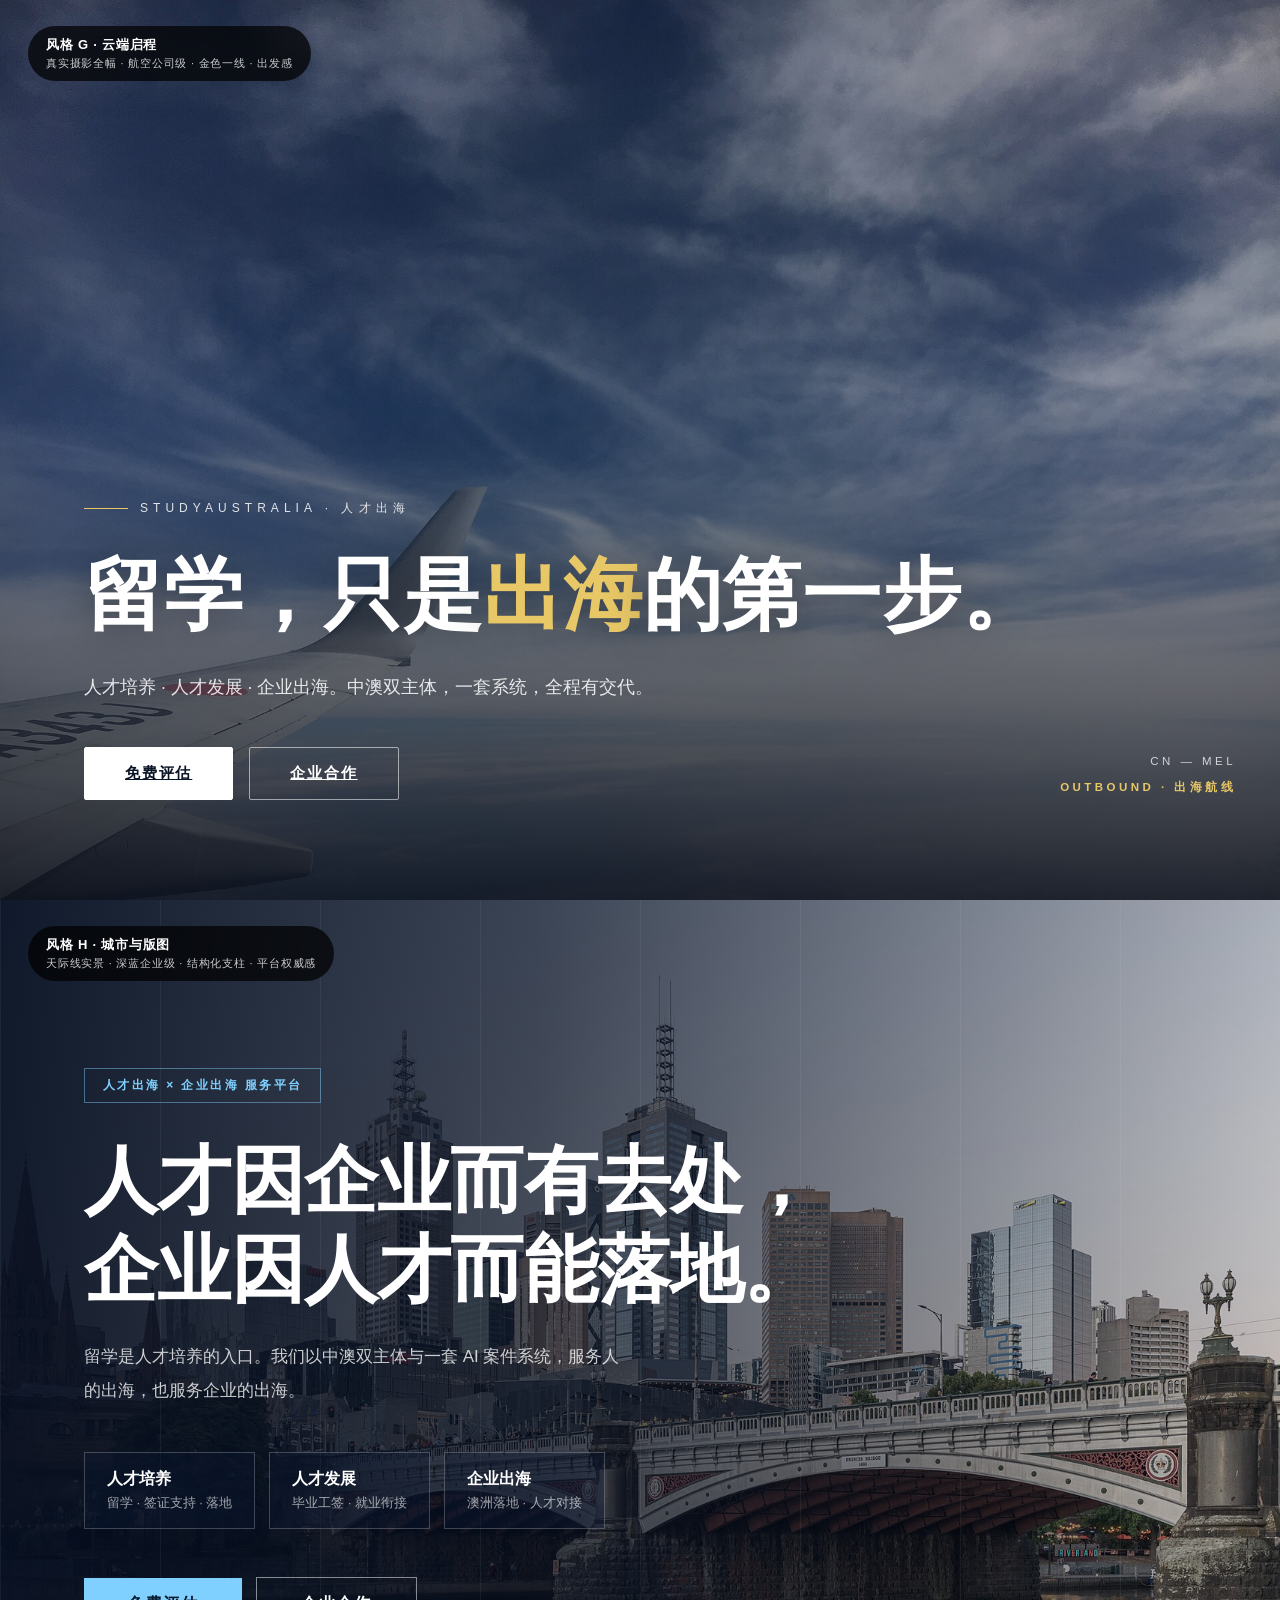
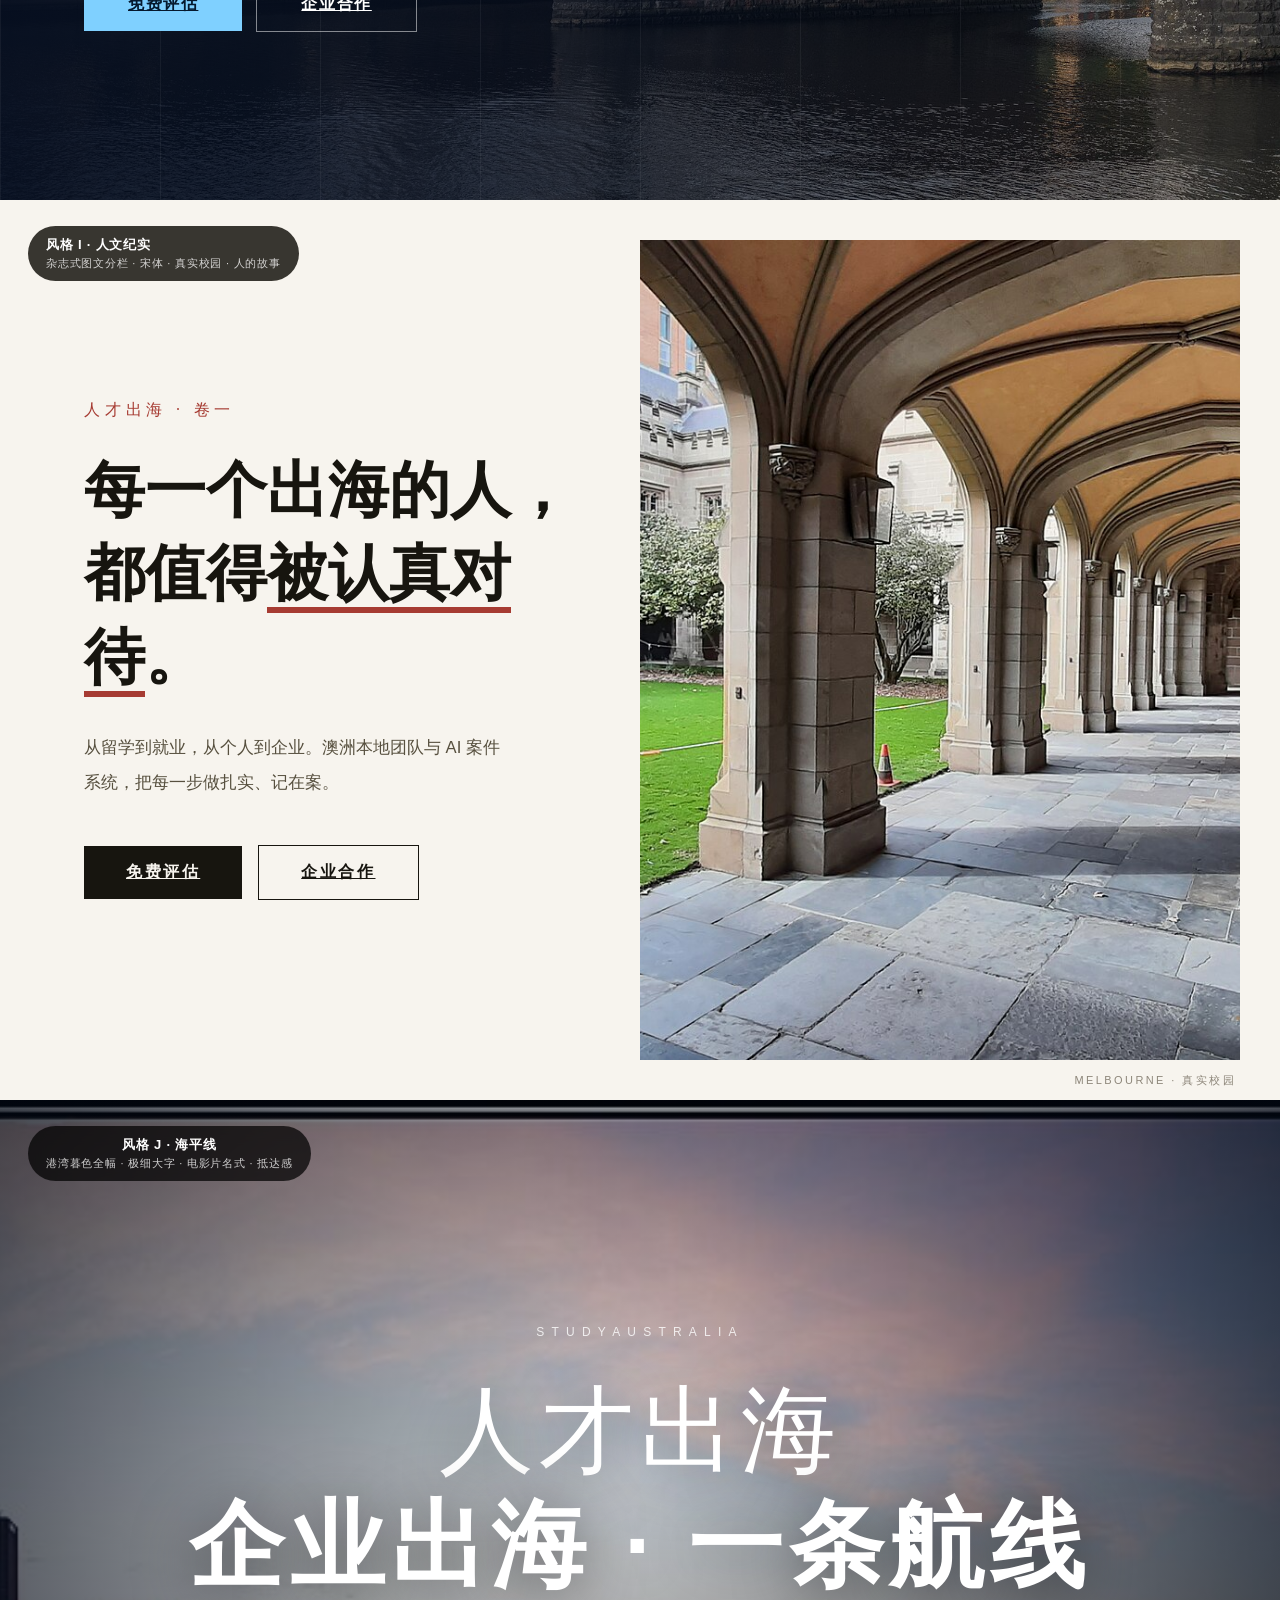
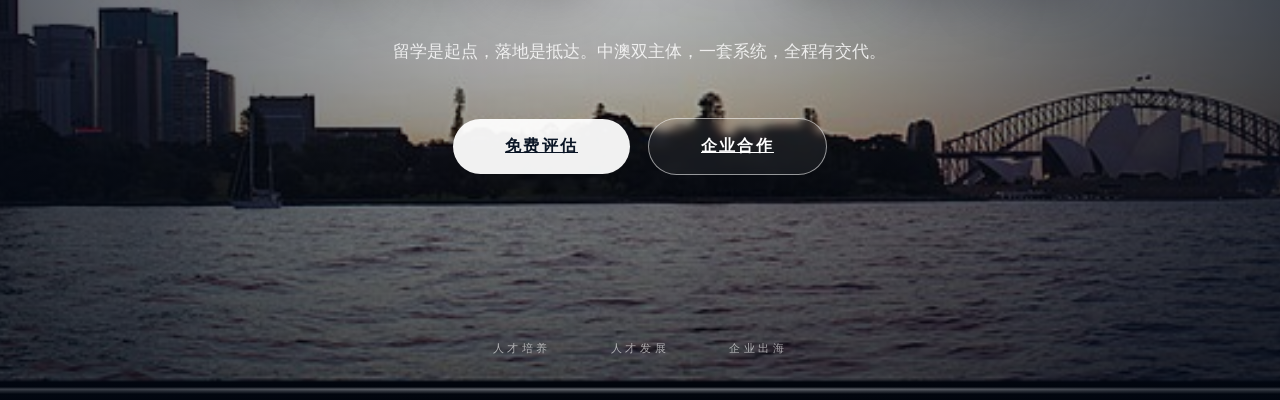
<file: styles2/index.html>
<!DOCTYPE html>
<html lang="zh-CN">
<head>
  <meta charset="UTF-8">
  <meta name="viewport" content="width=device-width, initial-scale=1.0">
  <title>风格提案 · 第二轮 · StudyAustralia 人才出海</title>
  <meta name="robots" content="noindex">
  <style>
    * { box-sizing: border-box; margin: 0; padding: 0; }
    body { font-family: -apple-system, BlinkMacSystemFont, "PingFang SC", "Microsoft YaHei", sans-serif; background: #000; }
    .panel { min-height: 100vh; position: relative; display: flex; overflow: hidden; }
    .badge {
      position: absolute; top: 26px; left: 28px; z-index: 9;
      font-size: 13px; font-weight: 700; letter-spacing: 0.06em;
      padding: 10px 18px; border-radius: 999px;
      background: rgba(0,0,0,0.72); color: #fff; backdrop-filter: blur(8px);
    }
    .badge small { display: block; font-weight: 500; opacity: 0.78; font-size: 11px; margin-top: 2px; }
    .inner { max-width: 1200px; margin: 0 auto; padding: 0 44px; width: 100%; position: relative; z-index: 3; }
    .bg { position: absolute; inset: 0; background-size: cover; background-position: center; }
  </style>
</head>
<body>

<!-- ============ G · 云端启程（航空公司级） ============ -->
<section class="panel pg">
  <style>
    .pg { align-items: flex-end; color: #fff; }
    .pg .bg { background-image: url("../assets/photos/airplane_clouds.jpg"); }
    .pg .scrim { position: absolute; inset: 0; background: linear-gradient(180deg, rgba(4,10,24,0.16) 0%, rgba(4,10,24,0.28) 45%, rgba(3,8,20,0.88) 100%); }
    .pg .inner { padding-bottom: 100px; }
    .pg .kicker { display: inline-flex; align-items: center; gap: 12px; font-size: 12px; letter-spacing: 0.42em; color: rgba(255,255,255,0.85); margin-bottom: 30px; }
    .pg .kicker::before { content: ""; width: 44px; height: 1px; background: #e8c766; }
    .pg h1 { font-size: clamp(2.8rem, 6.2vw, 5rem); font-weight: 700; line-height: 1.22; letter-spacing: 0.01em; text-shadow: 0 4px 40px rgba(0,0,0,0.35); }
    .pg h1 b { color: #e8c766; font-weight: 700; }
    .pg .sub { margin: 26px 0 42px; font-size: 1.1rem; color: rgba(255,255,255,0.86); max-width: 34em; line-height: 2; font-weight: 400; }
    .pg .ctas { display: flex; gap: 16px; flex-wrap: wrap; }
    .pg .cta { padding: 15px 40px; border-radius: 2px; font-weight: 600; letter-spacing: 0.12em; font-size: 0.95rem; color: #fff; border: 1px solid rgba(255,255,255,0.55); }
    .pg .cta.solid { background: #fff; color: #0a1526; border-color: #fff; }
    .pg .route { position: absolute; right: 44px; bottom: 100px; z-index: 3; text-align: right; font-size: 11.5px; letter-spacing: 0.3em; color: rgba(255,255,255,0.75); line-height: 2.2; }
    .pg .route b { color: #e8c766; font-weight: 700; }
  </style>
  <span class="badge">风格 G · 云端启程<small>真实摄影全幅 · 航空公司级 · 金色一线 · 出发感</small></span>
  <div class="bg"></div><div class="scrim"></div>
  <div class="inner">
    <div class="kicker">STUDYAUSTRALIA · 人才出海</div>
    <h1>留学，只是<b>出海</b>的第一步。</h1>
    <p class="sub">人才培养 · 人才发展 · 企业出海。中澳双主体，一套系统，全程有交代。</p>
    <div class="ctas"><a class="cta solid" href="#">免费评估</a><a class="cta" href="#">企业合作</a></div>
  </div>
  <div class="route">CN — MEL<br><b>OUTBOUND · 出海航线</b></div>
</section>

<!-- ============ H · 城市与版图（企业蓝图） ============ -->
<section class="panel ph">
  <style>
    .ph { align-items: center; color: #fff; }
    .ph .bg { background-image: url("../assets/photos/melbourne_skyline.jpg"); }
    .ph .tone { position: absolute; inset: 0; background: linear-gradient(90deg, rgba(5,14,32,0.94) 0%, rgba(5,14,32,0.72) 42%, rgba(5,14,32,0.22) 100%); }
    .ph .gridline { position: absolute; inset: 0; background-image: linear-gradient(to right, rgba(255,255,255,0.05) 1px, transparent 1px); background-size: 12.5% 100%; }
    .ph .tag { display: inline-block; font-size: 12px; font-weight: 700; letter-spacing: 0.2em; color: #7fd0ff; border: 1px solid rgba(127,208,255,0.45); padding: 8px 18px; margin-bottom: 34px; }
    .ph h1 { font-size: clamp(2.7rem, 5.8vw, 4.6rem); font-weight: 800; line-height: 1.2; letter-spacing: -0.01em; }
    .ph .sub { margin: 26px 0 44px; color: rgba(255,255,255,0.78); font-size: 1.06rem; max-width: 32em; line-height: 2; }
    .ph .pillars { display: flex; gap: 14px; flex-wrap: wrap; margin-bottom: 48px; }
    .ph .pillar { border: 1px solid rgba(255,255,255,0.22); background: rgba(10,24,48,0.4); padding: 16px 22px; }
    .ph .pillar b { display: block; font-size: 1rem; margin-bottom: 3px; }
    .ph .pillar span { font-size: 0.8rem; color: rgba(255,255,255,0.62); }
    .ph .cta { display: inline-block; background: #7fd0ff; color: #05192e; padding: 16px 44px; font-weight: 800; letter-spacing: 0.1em; }
    .ph .cta.ghost { background: transparent; color: #fff; border: 1px solid rgba(255,255,255,0.5); margin-left: 14px; }
  </style>
  <span class="badge">风格 H · 城市与版图<small>天际线实景 · 深蓝企业级 · 结构化支柱 · 平台权威感</small></span>
  <div class="bg"></div><div class="tone"></div><div class="gridline"></div>
  <div class="inner">
    <span class="tag">人才出海 × 企业出海 服务平台</span>
    <h1>人才因企业而有去处，<br>企业因人才而能落地。</h1>
    <p class="sub">留学是人才培养的入口。我们以中澳双主体与一套 AI 案件系统，服务人的出海，也服务企业的出海。</p>
    <div class="pillars">
      <div class="pillar"><b>人才培养</b><span>留学 · 签证支持 · 落地</span></div>
      <div class="pillar"><b>人才发展</b><span>毕业工签 · 就业衔接</span></div>
      <div class="pillar"><b>企业出海</b><span>澳洲落地 · 人才对接</span></div>
    </div>
    <div><a class="cta" href="#">免费评估</a><a class="cta ghost" href="#">企业合作</a></div>
  </div>
</section>

<!-- ============ I · 人文纪实（杂志摄影） ============ -->
<section class="panel pi">
  <style>
    .pi { background: #f7f4ee; color: #17150f; align-items: stretch; }
    .pi .badge { background: rgba(23,21,15,0.85); }
    .pi .half { width: 50%; display: flex; align-items: center; }
    .pi .copy { padding: 90px 60px 90px max(44px, calc((100vw - 1200px) / 2 + 44px)); }
    .pi .photo { position: relative; }
    .pi .photo .img { position: absolute; inset: 40px 40px 40px 0; background: url("../assets/photos/campus.jpg") center/cover; }
    .pi .photo .cap { position: absolute; bottom: 12px; right: 44px; font-size: 11px; letter-spacing: 0.22em; color: #8d867a; }
    .pi .no { font-family: "Songti SC", "Noto Serif SC", serif; color: #a63b32; font-size: 1rem; letter-spacing: 0.3em; margin-bottom: 28px; }
    .pi h1 { font-family: "Songti SC", "Noto Serif SC", serif; font-size: clamp(2.5rem, 4.8vw, 3.9rem); font-weight: 700; line-height: 1.36; }
    .pi h1 b { border-bottom: 6px solid #a63b32; font-weight: 700; }
    .pi .sub { margin: 30px 0 44px; color: #57503f; font-size: 1.04rem; line-height: 2.15; max-width: 26em; }
    .pi .cta { display: inline-block; background: #17150f; color: #f7f4ee; padding: 16px 42px; font-weight: 600; letter-spacing: 0.16em; margin-right: 16px; }
    .pi .cta.line { background: none; color: #17150f; border: 1.5px solid #17150f; }
  </style>
  <span class="badge">风格 I · 人文纪实<small>杂志式图文分栏 · 宋体 · 真实校园 · 人的故事</small></span>
  <div class="half copy">
    <div>
      <div class="no">人才出海 · 卷一</div>
      <h1>每一个出海的人，<br>都值得<b>被认真对待</b>。</h1>
      <p class="sub">从留学到就业，从个人到企业。澳洲本地团队与 AI 案件系统，把每一步做扎实、记在案。</p>
      <div><a class="cta" href="#">免费评估</a><a class="cta line" href="#">企业合作</a></div>
    </div>
  </div>
  <div class="half photo">
    <div class="img"></div>
    <div class="cap">MELBOURNE · 真实校园</div>
  </div>
</section>

<!-- ============ J · 海平线（电影终章感） ============ -->
<section class="panel pj">
  <style>
    .pj { align-items: center; justify-content: center; text-align: center; color: #fff; }
    .pj .bg { background-image: url("../assets/photos/harbour.jpg"); }
    .pj .scrim { position: absolute; inset: 0; background: radial-gradient(ellipse at center 40%, rgba(2,8,20,0.1), rgba(2,8,20,0.78) 90%); }
    .pj .k { font-size: 12px; letter-spacing: 0.6em; color: rgba(255,255,255,0.8); margin-bottom: 34px; }
    .pj h1 { font-size: clamp(3rem, 7.4vw, 6rem); font-weight: 250; line-height: 1.22; letter-spacing: 0.06em; text-shadow: 0 6px 60px rgba(0,0,0,0.5); }
    .pj h1 b { font-weight: 800; }
    .pj .sub { margin: 30px auto 50px; font-size: 1.08rem; color: rgba(255,255,255,0.82); max-width: 30em; line-height: 2; }
    .pj .cta { display: inline-block; padding: 17px 52px; border-radius: 999px; background: rgba(255,255,255,0.94); color: #0b1626; font-weight: 700; letter-spacing: 0.14em; margin: 0 9px; }
    .pj .cta.ghost { background: rgba(255,255,255,0.06); color: #fff; border: 1px solid rgba(255,255,255,0.55); backdrop-filter: blur(4px); }
    .pj .foot { position: absolute; bottom: 44px; left: 0; right: 0; display: flex; justify-content: center; gap: 60px; font-size: 11px; letter-spacing: 0.32em; color: rgba(255,255,255,0.6); }
  </style>
  <span class="badge">风格 J · 海平线<small>港湾暮色全幅 · 极细大字 · 电影片名式 · 抵达感</small></span>
  <div class="bg"></div><div class="scrim"></div>
  <div class="inner">
    <div class="k">STUDYAUSTRALIA</div>
    <h1>人才出海<br><b>企业出海 · 一条航线</b></h1>
    <p class="sub">留学是起点，落地是抵达。中澳双主体，一套系统，全程有交代。</p>
    <div><a class="cta" href="#">免费评估</a><a class="cta ghost" href="#">企业合作</a></div>
  </div>
  <div class="foot"><span>人才培养</span><span>人才发展</span><span>企业出海</span></div>
</section>

</body>
</html>
</file>
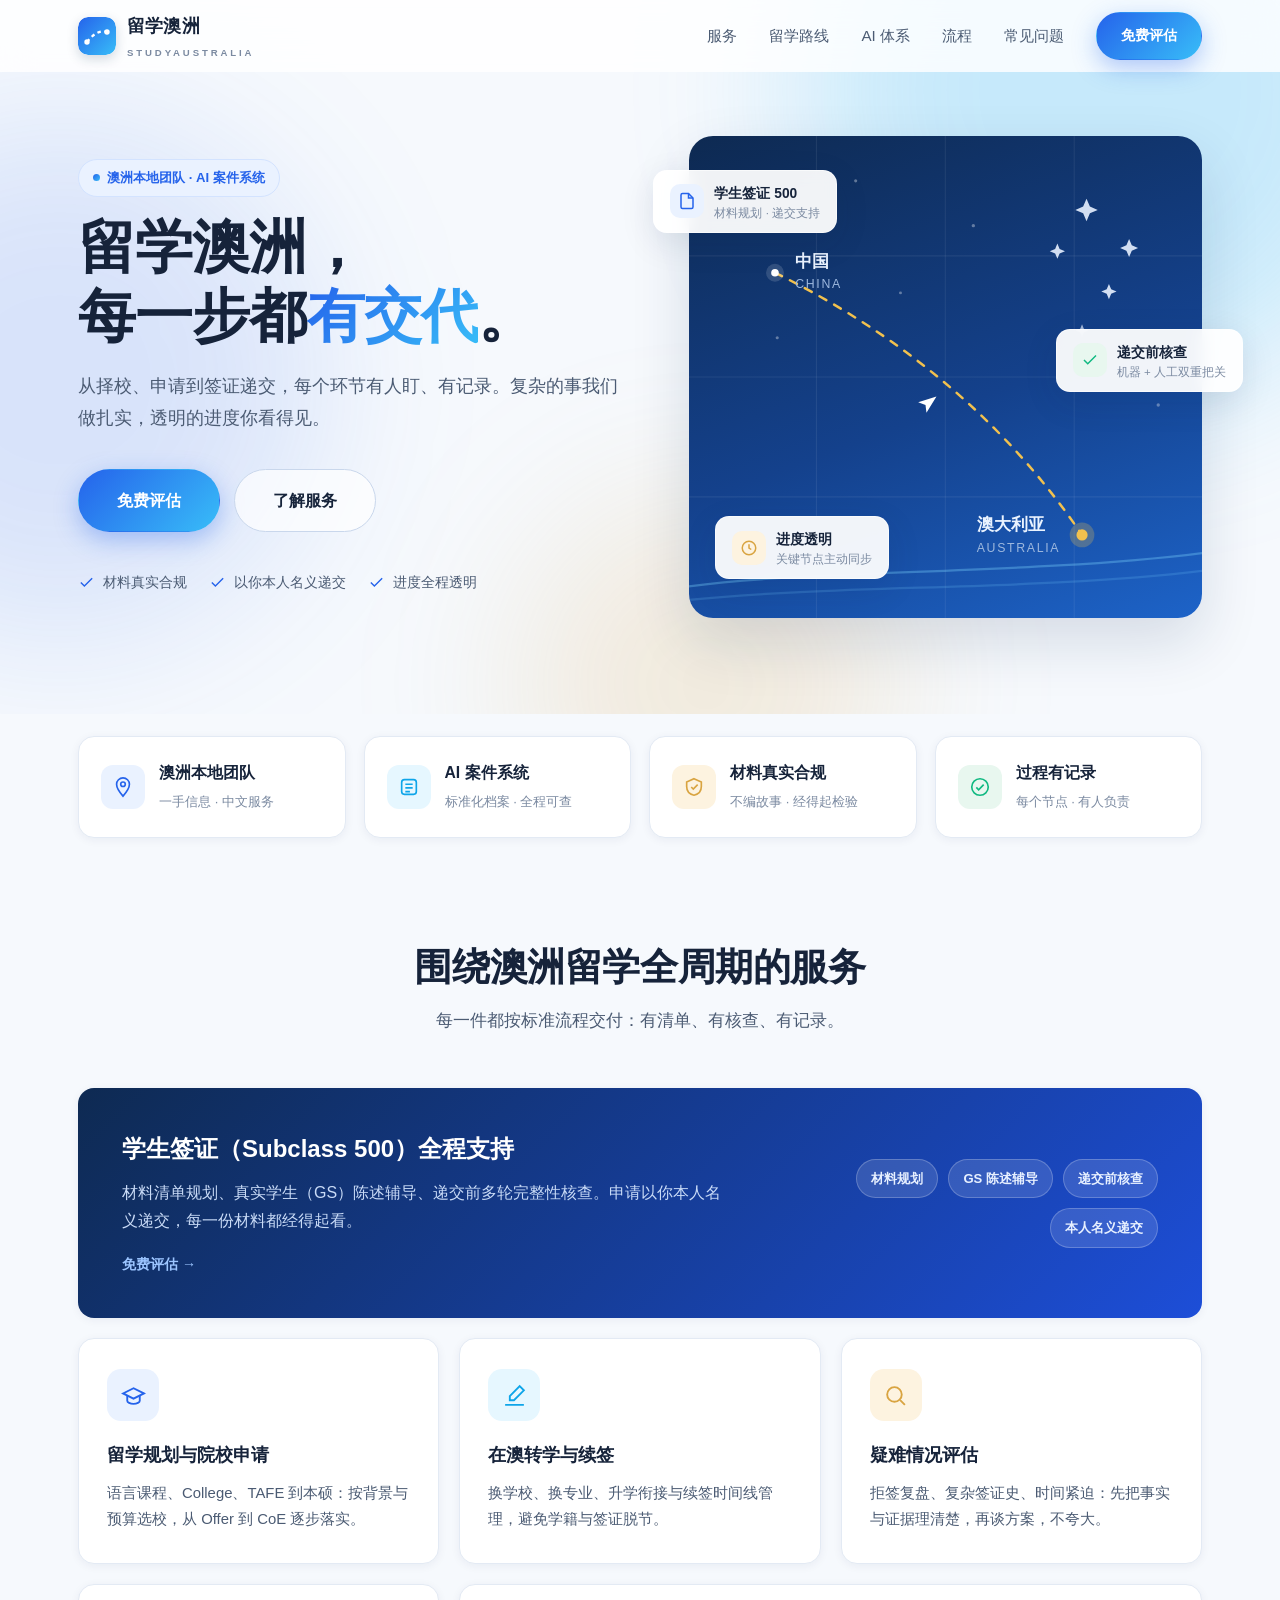
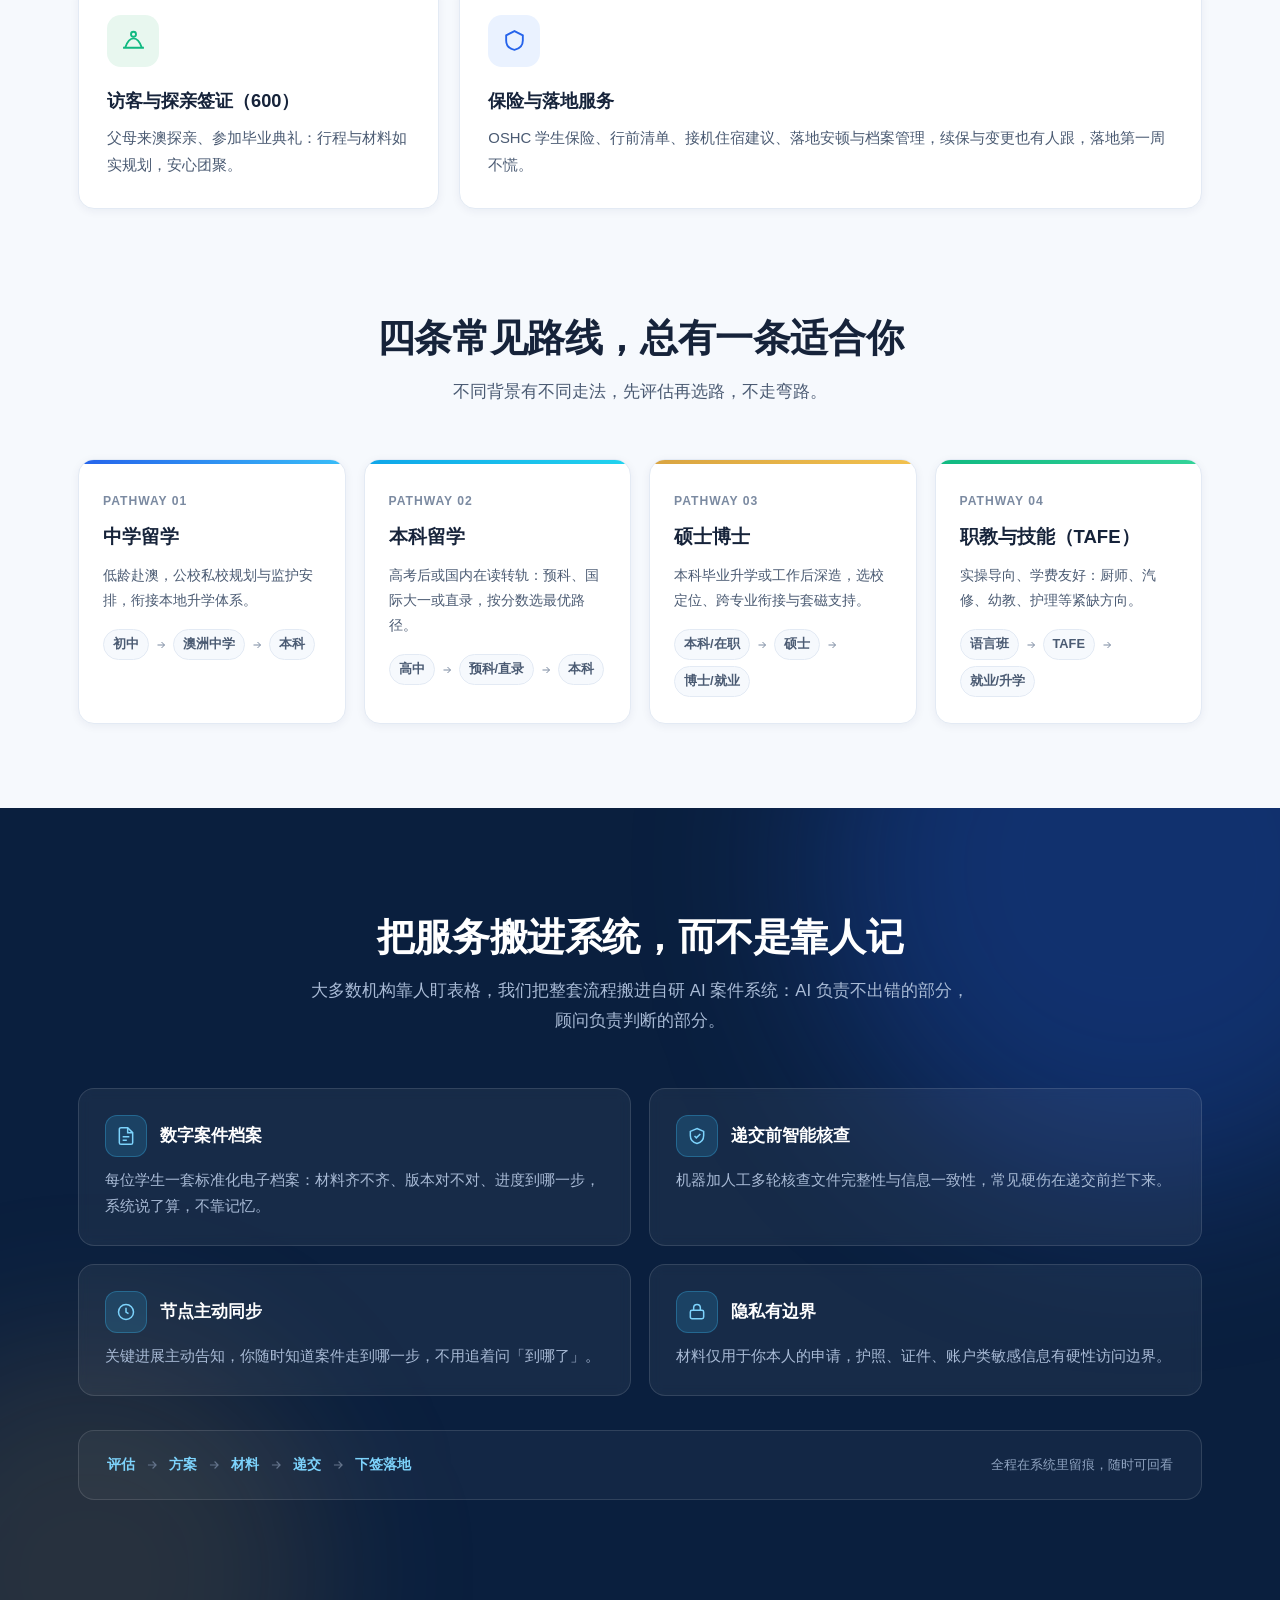
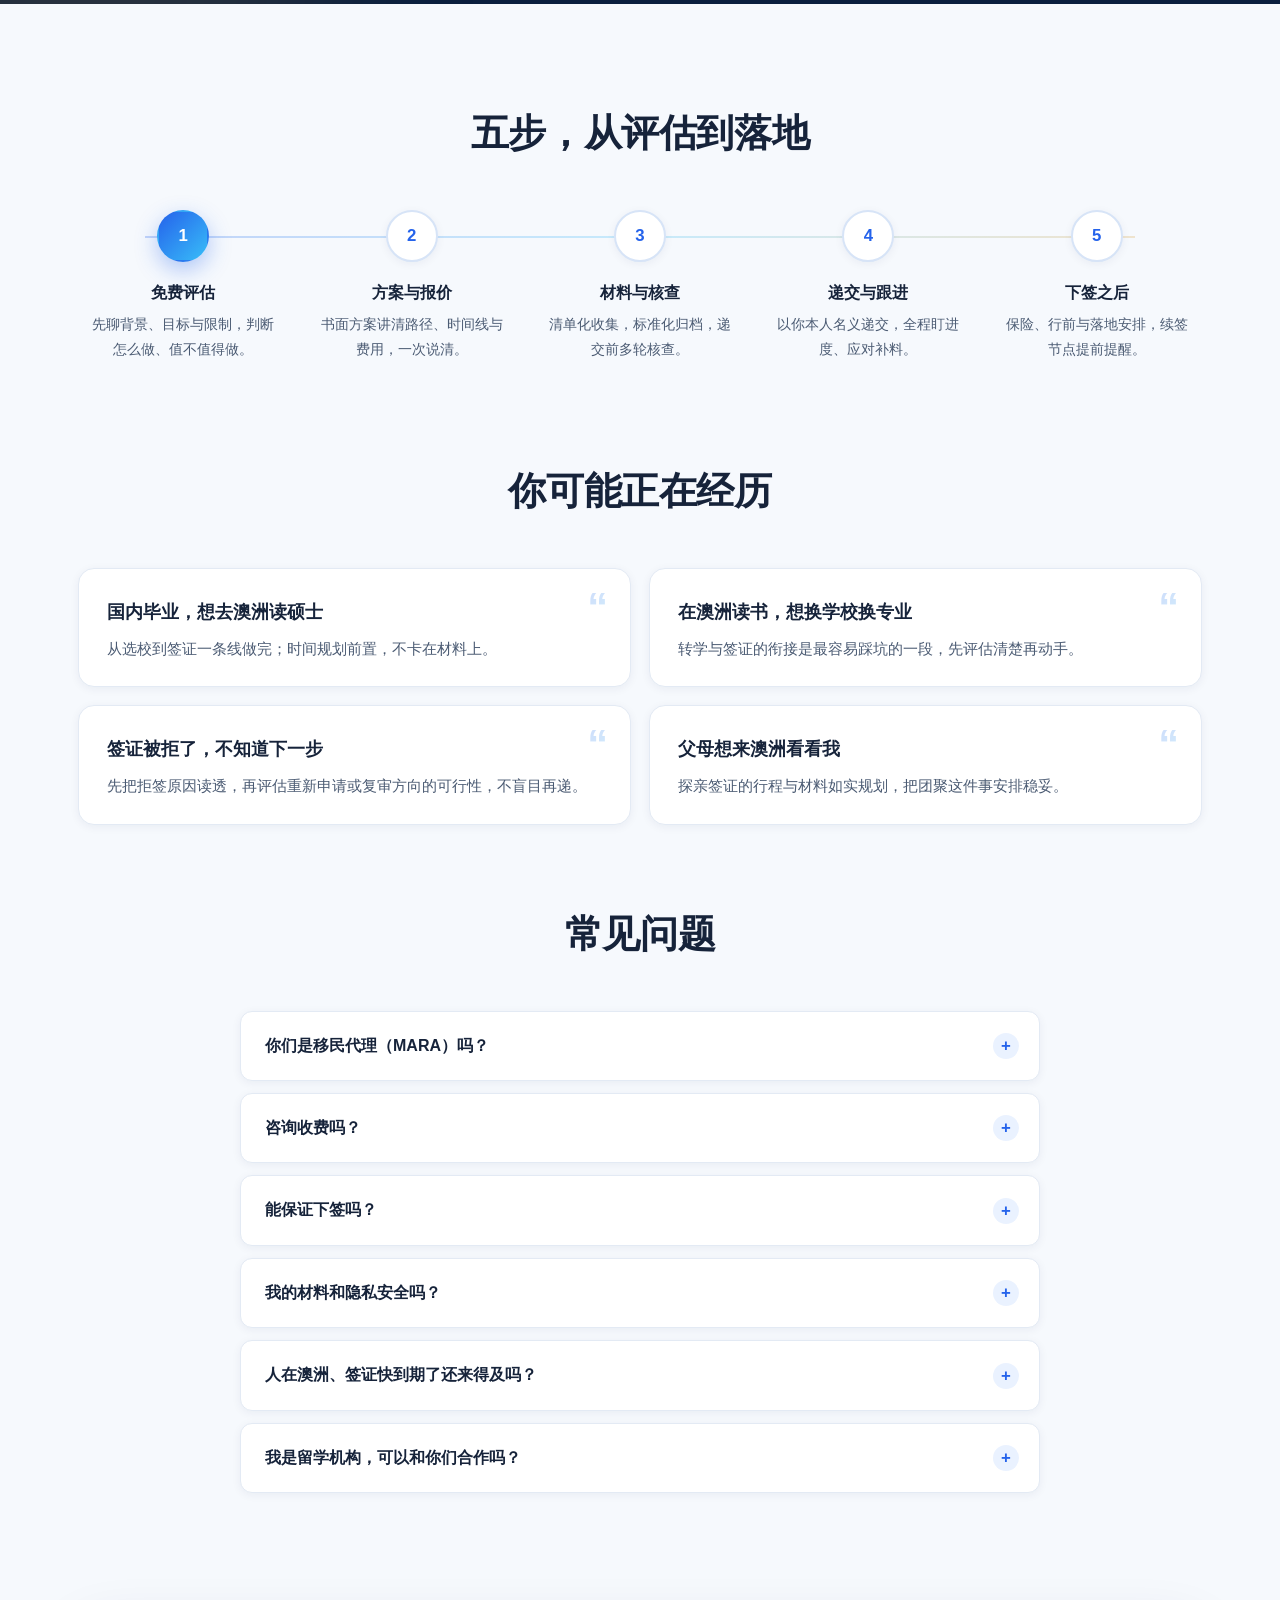
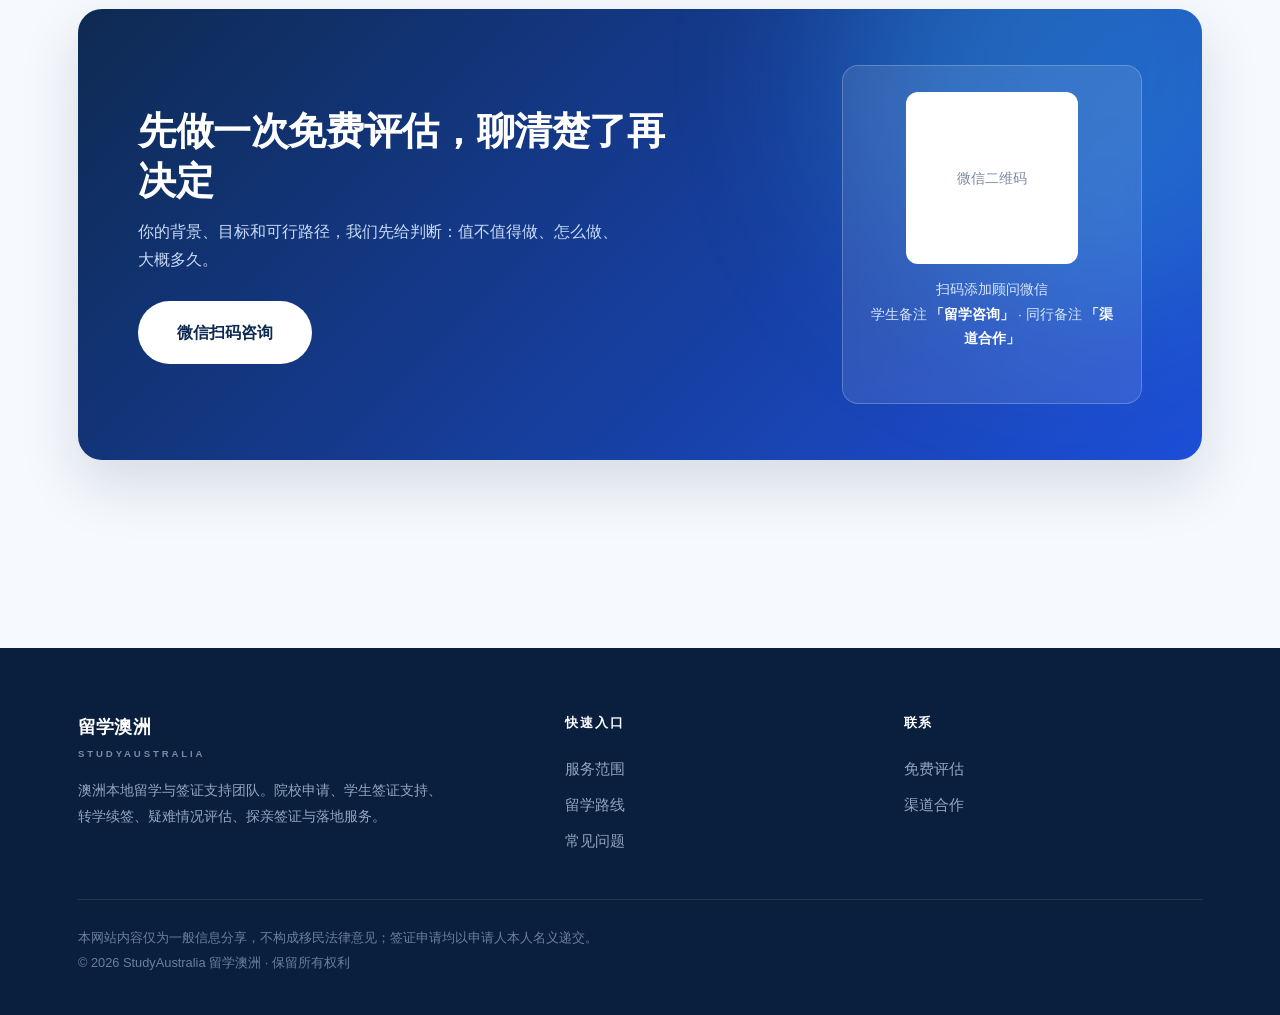
<file: v3/index.html>
<!DOCTYPE html>
<html lang="zh-CN">
<head>
  <meta charset="UTF-8">
  <meta name="viewport" content="width=device-width, initial-scale=1.0">
  <title>留学澳洲 StudyAustralia | 院校申请 · 签证支持 · 澳洲本地服务</title>
  <meta name="description" content="留学澳洲 StudyAustralia：澳洲本地留学服务团队。院校申请、学生签证（500）支持、在澳转学续签、疑难情况评估、探亲签证、OSHC 与落地服务，自研 AI 案件系统全程透明。">
  <meta property="og:title" content="留学澳洲 StudyAustralia | 院校申请 · 签证支持 · 澳洲本地服务">
  <meta property="og:description" content="澳洲本地团队 + 自研 AI 案件系统：从择校、申请到签证递交，每个环节有人盯、有记录。">
  <meta property="og:type" content="website">
  <meta name="theme-color" content="#0e2a52">
  <link rel="icon" href="data:image/svg+xml,%3Csvg xmlns='http://www.w3.org/2000/svg' viewBox='0 0 32 32'%3E%3Cdefs%3E%3ClinearGradient id='g' x1='0' y1='0' x2='1' y2='1'%3E%3Cstop offset='0' stop-color='%232563eb'/%3E%3Cstop offset='1' stop-color='%2338bdf8'/%3E%3C/linearGradient%3E%3C/defs%3E%3Crect width='32' height='32' rx='8' fill='url(%23g)'/%3E%3Cpath d='M7 21 Q16 9 25 12' stroke='white' stroke-width='2' fill='none' stroke-dasharray='3 3'/%3E%3Ccircle cx='7' cy='21' r='2.4' fill='white'/%3E%3Ccircle cx='25' cy='12' r='2.4' fill='white'/%3E%3C/svg%3E">
  <link rel="stylesheet" href="../css/v3.css">
</head>
<body>

  <header class="nav" id="nav">
    <div class="wrap nav-inner">
      <a class="brand" href="#" aria-label="留学澳洲 首页">
        <svg class="brand-mark" viewBox="0 0 38 38" aria-hidden="true">
          <defs><linearGradient id="bm" x1="0" y1="0" x2="1" y2="1"><stop offset="0" stop-color="#2563eb"/><stop offset="1" stop-color="#38bdf8"/></linearGradient></defs>
          <rect width="38" height="38" rx="10" fill="url(#bm)"/>
          <path d="M9 25 Q19 12 29 15" stroke="#fff" stroke-width="2.2" fill="none" stroke-dasharray="3.5 3.5"/>
          <circle cx="9" cy="25" r="2.7" fill="#fff"/>
          <circle cx="29" cy="15" r="2.7" fill="#fff"/>
        </svg>
        <span>
          <span class="brand-cn">留学澳洲</span>
          <span class="brand-en">STUDYAUSTRALIA</span>
        </span>
      </a>
      <button class="nav-toggle" id="navtoggle" aria-expanded="false" aria-controls="navlinks" aria-label="打开菜单">
        <span></span><span></span><span></span>
      </button>
      <ul class="nav-links" id="navlinks">
        <li><a href="#services">服务</a></li>
        <li><a href="#paths">留学路线</a></li>
        <li><a href="#ai">AI 体系</a></li>
        <li><a href="#process">流程</a></li>
        <li><a href="#faq">常见问题</a></li>
        <li><a class="btn btn-grad" href="#contact">免费评估</a></li>
      </ul>
    </div>
  </header>

  <main>

    <!-- ============ Hero ============ -->
    <section class="hero">
      <div class="hero-wash w1"></div>
      <div class="hero-wash w2"></div>
      <div class="hero-wash w3"></div>
      <div class="wrap hero-grid">
        <div>
          <span class="eyebrow-chip">澳洲本地团队 · AI 案件系统</span>
          <h1 class="h1">留学澳洲，<br>每一步都<span class="grad-text">有交代</span>。</h1>
          <p class="sub">从择校、申请到签证递交，每个环节有人盯、有记录。复杂的事我们做扎实，透明的进度你看得见。</p>
          <div class="hero-ctas">
            <a class="btn btn-grad btn-lg" href="#contact">免费评估</a>
            <a class="btn btn-ghost btn-lg" href="#services">了解服务</a>
          </div>
          <div class="hero-trust">
            <span><svg viewBox="0 0 24 24" fill="none" stroke-width="2"><path d="M20 6 9 17l-5-5"/></svg>材料真实合规</span>
            <span><svg viewBox="0 0 24 24" fill="none" stroke-width="2"><path d="M20 6 9 17l-5-5"/></svg>以你本人名义递交</span>
            <span><svg viewBox="0 0 24 24" fill="none" stroke-width="2"><path d="M20 6 9 17l-5-5"/></svg>进度全程透明</span>
          </div>
        </div>

        <div class="hero-visual">
          <div class="hv-canvas">
            <svg viewBox="0 0 460 430" preserveAspectRatio="xMidYMid slice" aria-hidden="true">
              <g stroke="rgba(255,255,255,0.07)" stroke-width="1">
                <line x1="0" y1="107" x2="460" y2="107"/><line x1="0" y1="215" x2="460" y2="215"/>
                <line x1="0" y1="322" x2="460" y2="322"/><line x1="115" y1="0" x2="115" y2="430"/>
                <line x1="230" y1="0" x2="230" y2="430"/><line x1="345" y1="0" x2="345" y2="430"/>
              </g>
              <!-- 南十字星 -->
              <g fill="#e8f1ff" opacity="0.9">
                <path d="M356 56l3 7 7 3-7 3-3 7-3-7-7-3 7-3z"/>
                <path d="M394 92l2.4 5.6 5.6 2.4-5.6 2.4-2.4 5.6-2.4-5.6-5.6-2.4 5.6-2.4z"/>
                <path d="M376 132l2 4.8 4.8 2-4.8 2-2 4.8-2-4.8-4.8-2 4.8-2z"/>
                <path d="M330 96l2 4.8 4.8 2-4.8 2-2 4.8-2-4.8-4.8-2 4.8-2z"/>
                <path d="M352 168l1.6 4 4 1.6-4 1.6-1.6 4-1.6-4-4-1.6 4-1.6z" opacity="0.75"/>
              </g>
              <g fill="rgba(255,255,255,0.35)">
                <circle cx="60" cy="66" r="1.6"/><circle cx="150" cy="40" r="1.4"/><circle cx="255" cy="80" r="1.5"/>
                <circle cx="80" cy="180" r="1.4"/><circle cx="420" cy="240" r="1.5"/><circle cx="190" cy="140" r="1.3"/>
              </g>
              <!-- 航线 -->
              <path d="M78 122 C 165 165, 270 235, 352 356" stroke="#f2c14e" stroke-width="2.2"
                    fill="none" stroke-dasharray="7 8" stroke-linecap="round"/>
              <g transform="translate(215 238) rotate(52)" fill="#fff">
                <path d="M0 -9 L6 7 L0 3.4 L-6 7 Z"/>
              </g>
              <g>
                <circle cx="78" cy="122" r="8" fill="rgba(255,255,255,0.14)"/>
                <circle cx="78" cy="122" r="3.4" fill="#fff"/>
                <text x="96" y="117" fill="#eaf3ff" font-size="15" font-weight="700">中国</text>
                <text x="96" y="136" fill="#9db8de" font-size="11" letter-spacing="1.5">CHINA</text>
              </g>
              <g>
                <circle cx="352" cy="356" r="11" fill="rgba(242,193,78,0.25)"/>
                <circle cx="352" cy="356" r="5" fill="#f2c14e"/>
                <text x="258" y="352" fill="#eaf3ff" font-size="15" font-weight="700">澳大利亚</text>
                <text x="258" y="371" fill="#9db8de" font-size="11" letter-spacing="1.5">AUSTRALIA</text>
              </g>
              <!-- 海岸线弧 -->
              <path d="M0 402 C 120 386, 300 392, 460 372" stroke="rgba(125,211,252,0.35)" stroke-width="2" fill="none"/>
              <path d="M0 414 C 140 400, 310 406, 460 388" stroke="rgba(125,211,252,0.18)" stroke-width="2" fill="none"/>
            </svg>
          </div>
          <div class="hv-chip c1">
            <span class="dot" style="background:var(--tint-blue)"><svg viewBox="0 0 24 24" fill="none" stroke="#2563eb" stroke-width="2"><path d="M14 2H6a2 2 0 0 0-2 2v16a2 2 0 0 0 2 2h12a2 2 0 0 0 2-2V8z"/><path d="M14 2v6h6"/></svg></span>
            <span>学生签证 500<small>材料规划 · 递交支持</small></span>
          </div>
          <div class="hv-chip c2">
            <span class="dot" style="background:var(--tint-green)"><svg viewBox="0 0 24 24" fill="none" stroke="#10b981" stroke-width="2"><path d="M20 6 9 17l-5-5"/></svg></span>
            <span>递交前核查<small>机器 + 人工双重把关</small></span>
          </div>
          <div class="hv-chip c3">
            <span class="dot" style="background:var(--tint-gold)"><svg viewBox="0 0 24 24" fill="none" stroke="#d9a441" stroke-width="2"><circle cx="12" cy="12" r="9"/><path d="M12 7v5l3 2"/></svg></span>
            <span>进度透明<small>关键节点主动同步</small></span>
          </div>
        </div>
      </div>
    </section>

    <!-- ============ 信任带 ============ -->
    <div class="band">
      <div class="wrap band-grid">
        <div class="band-item rv">
          <span class="band-ico" style="background:var(--tint-blue)"><svg viewBox="0 0 24 24" fill="none" stroke="#2563eb" stroke-width="1.8"><path d="M12 2a7 7 0 0 1 7 7c0 5-7 13-7 13S5 14 5 9a7 7 0 0 1 7-7z"/><circle cx="12" cy="9" r="2.5"/></svg></span>
          <div><b>澳洲本地团队</b><span>一手信息 · 中文服务</span></div>
        </div>
        <div class="band-item rv rv-1">
          <span class="band-ico" style="background:var(--tint-sky)"><svg viewBox="0 0 24 24" fill="none" stroke="#0ea5e9" stroke-width="1.8"><rect x="4" y="4" width="16" height="16" rx="3"/><path d="M8 9h8M8 13h8M8 17h5"/></svg></span>
          <div><b>AI 案件系统</b><span>标准化档案 · 全程可查</span></div>
        </div>
        <div class="band-item rv rv-2">
          <span class="band-ico" style="background:var(--tint-gold)"><svg viewBox="0 0 24 24" fill="none" stroke="#d9a441" stroke-width="1.8"><path d="M12 3l8 3.5v5c0 5-3.5 8.5-8 9.5-4.5-1-8-4.5-8-9.5v-5z"/><path d="M9 12l2.2 2.2L16 9.5"/></svg></span>
          <div><b>材料真实合规</b><span>不编故事 · 经得起检验</span></div>
        </div>
        <div class="band-item rv rv-3">
          <span class="band-ico" style="background:var(--tint-green)"><svg viewBox="0 0 24 24" fill="none" stroke="#10b981" stroke-width="1.8"><circle cx="12" cy="12" r="9"/><path d="M8 12.5l2.5 2.5L16 9.5"/></svg></span>
          <div><b>过程有记录</b><span>每个节点 · 有人负责</span></div>
        </div>
      </div>
    </div>

    <!-- ============ 服务 ============ -->
    <section class="section" id="services">
      <div class="wrap">
        <div class="sec-head rv">
          <h2 class="h2">围绕澳洲留学全周期的服务</h2>
          <p class="sub">每一件都按标准流程交付：有清单、有核查、有记录。</p>
        </div>
        <div class="svc-grid">
          <div class="svc featured rv">
            <div>
              <h3>学生签证（Subclass 500）全程支持</h3>
              <p>材料清单规划、真实学生（GS）陈述辅导、递交前多轮完整性核查。申请以你本人名义递交，每一份材料都经得起看。</p>
              <a class="svc-more" href="#contact">免费评估 →</a>
            </div>
            <div class="tags">
              <span>材料规划</span><span>GS 陈述辅导</span><span>递交前核查</span><span>本人名义递交</span>
            </div>
          </div>

          <div class="svc rv">
            <span class="svc-ico" style="background:var(--tint-blue)"><svg viewBox="0 0 24 24" fill="none" stroke="#2563eb" stroke-width="1.8"><path d="M22 10L12 5 2 10l10 5 10-5z"/><path d="M6 12v5c0 1.5 2.7 3 6 3s6-1.5 6-3v-5"/></svg></span>
            <h3>留学规划与院校申请</h3>
            <p>语言课程、College、TAFE 到本硕：按背景与预算选校，从 Offer 到 CoE 逐步落实。</p>
          </div>
          <div class="svc rv rv-1">
            <span class="svc-ico" style="background:var(--tint-sky)"><svg viewBox="0 0 24 24" fill="none" stroke="#0ea5e9" stroke-width="1.8"><path d="M17 3l4 4-9.5 9.5H7.5V12.5z"/><path d="M3 21h18"/></svg></span>
            <h3>在澳转学与续签</h3>
            <p>换学校、换专业、升学衔接与续签时间线管理，避免学籍与签证脱节。</p>
          </div>
          <div class="svc rv rv-2">
            <span class="svc-ico" style="background:var(--tint-gold)"><svg viewBox="0 0 24 24" fill="none" stroke="#d9a441" stroke-width="1.8"><circle cx="11" cy="11" r="7"/><path d="M21 21l-4.5-4.5"/></svg></span>
            <h3>疑难情况评估</h3>
            <p>拒签复盘、复杂签证史、时间紧迫：先把事实与证据理清楚，再谈方案，不夸大。</p>
          </div>
          <div class="svc rv">
            <span class="svc-ico" style="background:var(--tint-green)"><svg viewBox="0 0 24 24" fill="none" stroke="#10b981" stroke-width="1.8"><path d="M4 19c2-6 5-9 8-9s6 3 8 9"/><path d="M2 19h20"/><circle cx="12" cy="6" r="2.4"/></svg></span>
            <h3>访客与探亲签证（600）</h3>
            <p>父母来澳探亲、参加毕业典礼：行程与材料如实规划，安心团聚。</p>
          </div>
          <div class="svc svc-wide rv rv-1">
            <span class="svc-ico" style="background:var(--tint-blue)"><svg viewBox="0 0 24 24" fill="none" stroke="#2563eb" stroke-width="1.8"><path d="M12 3l8 4v5c0 5-3.5 8-8 9-4.5-1-8-4-8-9V7z"/></svg></span>
            <h3>保险与落地服务</h3>
            <p>OSHC 学生保险、行前清单、接机住宿建议、落地安顿与档案管理，续保与变更也有人跟，落地第一周不慌。</p>
          </div>
        </div>
      </div>
    </section>

    <!-- ============ 留学路线 ============ -->
    <section class="section tight" id="paths" style="padding-top:0;">
      <div class="wrap">
        <div class="sec-head rv">
          <h2 class="h2">四条常见路线，总有一条适合你</h2>
          <p class="sub">不同背景有不同走法，先评估再选路，不走弯路。</p>
        </div>
        <div class="paths-grid">
          <div class="path p1 rv">
            <span class="tag">PATHWAY 01</span>
            <h3>中学留学</h3>
            <p>低龄赴澳，公校私校规划与监护安排，衔接本地升学体系。</p>
            <div class="route"><i>初中</i><svg viewBox="0 0 24 24" fill="none" stroke-width="2"><path d="M5 12h14M13 6l6 6-6 6"/></svg><i>澳洲中学</i><svg viewBox="0 0 24 24" fill="none" stroke-width="2"><path d="M5 12h14M13 6l6 6-6 6"/></svg><i>本科</i></div>
          </div>
          <div class="path p2 rv rv-1">
            <span class="tag">PATHWAY 02</span>
            <h3>本科留学</h3>
            <p>高考后或国内在读转轨：预科、国际大一或直录，按分数选最优路径。</p>
            <div class="route"><i>高中</i><svg viewBox="0 0 24 24" fill="none" stroke-width="2"><path d="M5 12h14M13 6l6 6-6 6"/></svg><i>预科/直录</i><svg viewBox="0 0 24 24" fill="none" stroke-width="2"><path d="M5 12h14M13 6l6 6-6 6"/></svg><i>本科</i></div>
          </div>
          <div class="path p3 rv rv-2">
            <span class="tag">PATHWAY 03</span>
            <h3>硕士博士</h3>
            <p>本科毕业升学或工作后深造，选校定位、跨专业衔接与套磁支持。</p>
            <div class="route"><i>本科/在职</i><svg viewBox="0 0 24 24" fill="none" stroke-width="2"><path d="M5 12h14M13 6l6 6-6 6"/></svg><i>硕士</i><svg viewBox="0 0 24 24" fill="none" stroke-width="2"><path d="M5 12h14M13 6l6 6-6 6"/></svg><i>博士/就业</i></div>
          </div>
          <div class="path p4 rv rv-3">
            <span class="tag">PATHWAY 04</span>
            <h3>职教与技能（TAFE）</h3>
            <p>实操导向、学费友好：厨师、汽修、幼教、护理等紧缺方向。</p>
            <div class="route"><i>语言班</i><svg viewBox="0 0 24 24" fill="none" stroke-width="2"><path d="M5 12h14M13 6l6 6-6 6"/></svg><i>TAFE</i><svg viewBox="0 0 24 24" fill="none" stroke-width="2"><path d="M5 12h14M13 6l6 6-6 6"/></svg><i>就业/升学</i></div>
          </div>
        </div>
      </div>
    </section>

    <!-- ============ AI 体系（唯一深色块） ============ -->
    <section class="section ai" id="ai">
      <div class="glow1"></div><div class="glow2"></div>
      <div class="wrap">
        <div class="sec-head rv">
          <h2 class="h2">把服务搬进系统，而不是靠人记</h2>
          <p class="sub">大多数机构靠人盯表格，我们把整套流程搬进自研 AI 案件系统：AI 负责不出错的部分，顾问负责判断的部分。</p>
        </div>
        <div class="ai-grid">
          <div class="ai-card rv">
            <div class="top">
              <span class="ai-ico"><svg viewBox="0 0 24 24" fill="none" stroke-width="1.8"><path d="M14 2H6a2 2 0 0 0-2 2v16a2 2 0 0 0 2 2h12a2 2 0 0 0 2-2V8z"/><path d="M14 2v6h6M8 13h8M8 17h5"/></svg></span>
              <h3>数字案件档案</h3>
            </div>
            <p>每位学生一套标准化电子档案：材料齐不齐、版本对不对、进度到哪一步，系统说了算，不靠记忆。</p>
          </div>
          <div class="ai-card rv rv-1">
            <div class="top">
              <span class="ai-ico"><svg viewBox="0 0 24 24" fill="none" stroke-width="1.8"><path d="M12 3l8 3.5v5c0 5-3.5 8.5-8 9.5-4.5-1-8-4.5-8-9.5v-5z"/><path d="M9 12l2.2 2.2L16 9.5"/></svg></span>
              <h3>递交前智能核查</h3>
            </div>
            <p>机器加人工多轮核查文件完整性与信息一致性，常见硬伤在递交前拦下来。</p>
          </div>
          <div class="ai-card rv">
            <div class="top">
              <span class="ai-ico"><svg viewBox="0 0 24 24" fill="none" stroke-width="1.8"><circle cx="12" cy="12" r="9"/><path d="M12 7v5l3 2"/></svg></span>
              <h3>节点主动同步</h3>
            </div>
            <p>关键进展主动告知，你随时知道案件走到哪一步，不用追着问「到哪了」。</p>
          </div>
          <div class="ai-card rv rv-1">
            <div class="top">
              <span class="ai-ico"><svg viewBox="0 0 24 24" fill="none" stroke-width="1.8"><rect x="4" y="10" width="16" height="10" rx="2"/><path d="M8 10V7a4 4 0 0 1 8 0v3"/></svg></span>
              <h3>隐私有边界</h3>
            </div>
            <p>材料仅用于你本人的申请，护照、证件、账户类敏感信息有硬性访问边界。</p>
          </div>
        </div>
        <div class="ai-strip rv">
          <div class="steps">
            <b>评估</b><svg viewBox="0 0 24 24" fill="none" stroke-width="2"><path d="M5 12h14M13 6l6 6-6 6"/></svg>
            <b>方案</b><svg viewBox="0 0 24 24" fill="none" stroke-width="2"><path d="M5 12h14M13 6l6 6-6 6"/></svg>
            <b>材料</b><svg viewBox="0 0 24 24" fill="none" stroke-width="2"><path d="M5 12h14M13 6l6 6-6 6"/></svg>
            <b>递交</b><svg viewBox="0 0 24 24" fill="none" stroke-width="2"><path d="M5 12h14M13 6l6 6-6 6"/></svg>
            <b>下签落地</b>
          </div>
          <span class="note">全程在系统里留痕，随时可回看</span>
        </div>
      </div>
    </section>

    <!-- ============ 流程 ============ -->
    <section class="section" id="process">
      <div class="wrap">
        <div class="sec-head rv">
          <h2 class="h2">五步，从评估到落地</h2>
        </div>
        <div class="flow">
          <div class="flow-step hot rv"><span class="flow-num">1</span><h3>免费评估</h3><p>先聊背景、目标与限制，判断怎么做、值不值得做。</p></div>
          <div class="flow-step rv rv-1"><span class="flow-num">2</span><h3>方案与报价</h3><p>书面方案讲清路径、时间线与费用，一次说清。</p></div>
          <div class="flow-step rv rv-2"><span class="flow-num">3</span><h3>材料与核查</h3><p>清单化收集，标准化归档，递交前多轮核查。</p></div>
          <div class="flow-step rv rv-3"><span class="flow-num">4</span><h3>递交与跟进</h3><p>以你本人名义递交，全程盯进度、应对补料。</p></div>
          <div class="flow-step rv rv-3"><span class="flow-num">5</span><h3>下签之后</h3><p>保险、行前与落地安排，续签节点提前提醒。</p></div>
        </div>
      </div>
    </section>

    <!-- ============ 常见场景 ============ -->
    <section class="section tight" id="cases" style="padding-top:0;">
      <div class="wrap">
        <div class="sec-head rv">
          <h2 class="h2">你可能正在经历</h2>
        </div>
        <div class="scene-grid">
          <div class="scene rv"><span class="q">“</span><h3>国内毕业，想去澳洲读硕士</h3><p>从选校到签证一条线做完；时间规划前置，不卡在材料上。</p></div>
          <div class="scene rv rv-1"><span class="q">“</span><h3>在澳洲读书，想换学校换专业</h3><p>转学与签证的衔接是最容易踩坑的一段，先评估清楚再动手。</p></div>
          <div class="scene rv"><span class="q">“</span><h3>签证被拒了，不知道下一步</h3><p>先把拒签原因读透，再评估重新申请或复审方向的可行性，不盲目再递。</p></div>
          <div class="scene rv rv-1"><span class="q">“</span><h3>父母想来澳洲看看我</h3><p>探亲签证的行程与材料如实规划，把团聚这件事安排稳妥。</p></div>
        </div>
      </div>
    </section>

    <!-- ============ FAQ ============ -->
    <section class="section" id="faq" style="padding-top:0;">
      <div class="wrap">
        <div class="sec-head rv">
          <h2 class="h2">常见问题</h2>
        </div>
        <div class="faq-wrap rv">
          <details class="faq">
            <summary>你们是移民代理（MARA）吗？</summary>
            <p class="faq-a">我们是教育咨询机构，不是澳大利亚注册移民代理，也不提供移民法律意见。签证申请以学生本人名义递交，我们做的是择校申请、材料整理与流程支持；涉及法律意见的情形，我们会建议你咨询注册移民代理或律师。</p>
          </details>
          <details class="faq">
            <summary>咨询收费吗？</summary>
            <p class="faq-a">初步评估免费。确定要做之后，我们会给出书面方案，路径、时间线和费用一次说清。</p>
          </details>
          <details class="faq">
            <summary>能保证下签吗？</summary>
            <p class="faq-a">没有任何机构能保证签证结果，说能保证的请保持警惕。我们承诺的是过程质量：材料真实、完整、一致，每一步有核查、有记录。</p>
          </details>
          <details class="faq">
            <summary>我的材料和隐私安全吗？</summary>
            <p class="faq-a">所有材料进入标准化电子档案，仅用于你本人的申请；护照、证件、账户类敏感信息有严格的内部访问边界，不会用于任何其他用途。</p>
          </details>
          <details class="faq">
            <summary>人在澳洲、签证快到期了还来得及吗？</summary>
            <p class="faq-a">越早评估越好。时间紧迫的案件我们会先做可行性判断：能做就全速推进，不能做也会直接告诉你，不耽误你的时间。</p>
          </details>
          <details class="faq">
            <summary>我是留学机构，可以和你们合作吗？</summary>
            <p class="faq-a">可以。我们为留学机构与独立顾问提供澳洲端后端支持：申请与签证流程、疑难案件评估、保险与落地，逐案对账、界面清楚、不越界不抢客。添加下方微信并备注「渠道合作」即可。</p>
          </details>
        </div>
      </div>
    </section>

    <!-- ============ 联系 CTA ============ -->
    <section class="section tight" id="contact" style="padding-top:0;">
      <div class="wrap">
        <div class="cta-band rv">
          <div class="wash"></div>
          <div>
            <h2 class="h2">先做一次免费评估，聊清楚了再决定</h2>
            <p>你的背景、目标和可行路径，我们先给判断：值不值得做、怎么做、大概多久。</p>
            <a class="btn btn-white btn-lg" href="#contact-qr">微信扫码咨询</a>
          </div>
          <div class="qr-card" id="contact-qr">
            <!-- 真实二维码到位后替换：<img src="assets/wechat-qr.png" alt="顾问微信二维码"> -->
            <div class="qr-box">微信二维码</div>
            <p class="cap">扫码添加顾问微信<br>学生备注 <b>「留学咨询」</b> · 同行备注 <b>「渠道合作」</b></p>
          </div>
        </div>
      </div>
    </section>
  </main>

  <footer class="footer">
    <div class="wrap">
      <div class="footer-top">
        <div>
          <div>
            <span class="brand-cn">留学澳洲</span>
            <span class="brand-en">STUDYAUSTRALIA</span>
          </div>
          <p class="footer-blurb">澳洲本地留学与签证支持团队。院校申请、学生签证支持、转学续签、疑难情况评估、探亲签证与落地服务。</p>
        </div>
        <div class="footer-col">
          <h4>快速入口</h4>
          <a href="#services">服务范围</a>
          <a href="#paths">留学路线</a>
          <a href="#faq">常见问题</a>
        </div>
        <div class="footer-col">
          <h4>联系</h4>
          <a href="#contact">免费评估</a>
          <a href="#contact-qr">渠道合作</a>
        </div>
      </div>
      <p class="footer-legal">
        本网站内容仅为一般信息分享，不构成移民法律意见；签证申请均以申请人本人名义递交。<br>
        © <span id="year">2026</span> StudyAustralia 留学澳洲 · 保留所有权利
      </p>
    </div>
  </footer>

  <script src="../js/premium.js"></script>
</body>
</html>
</file>
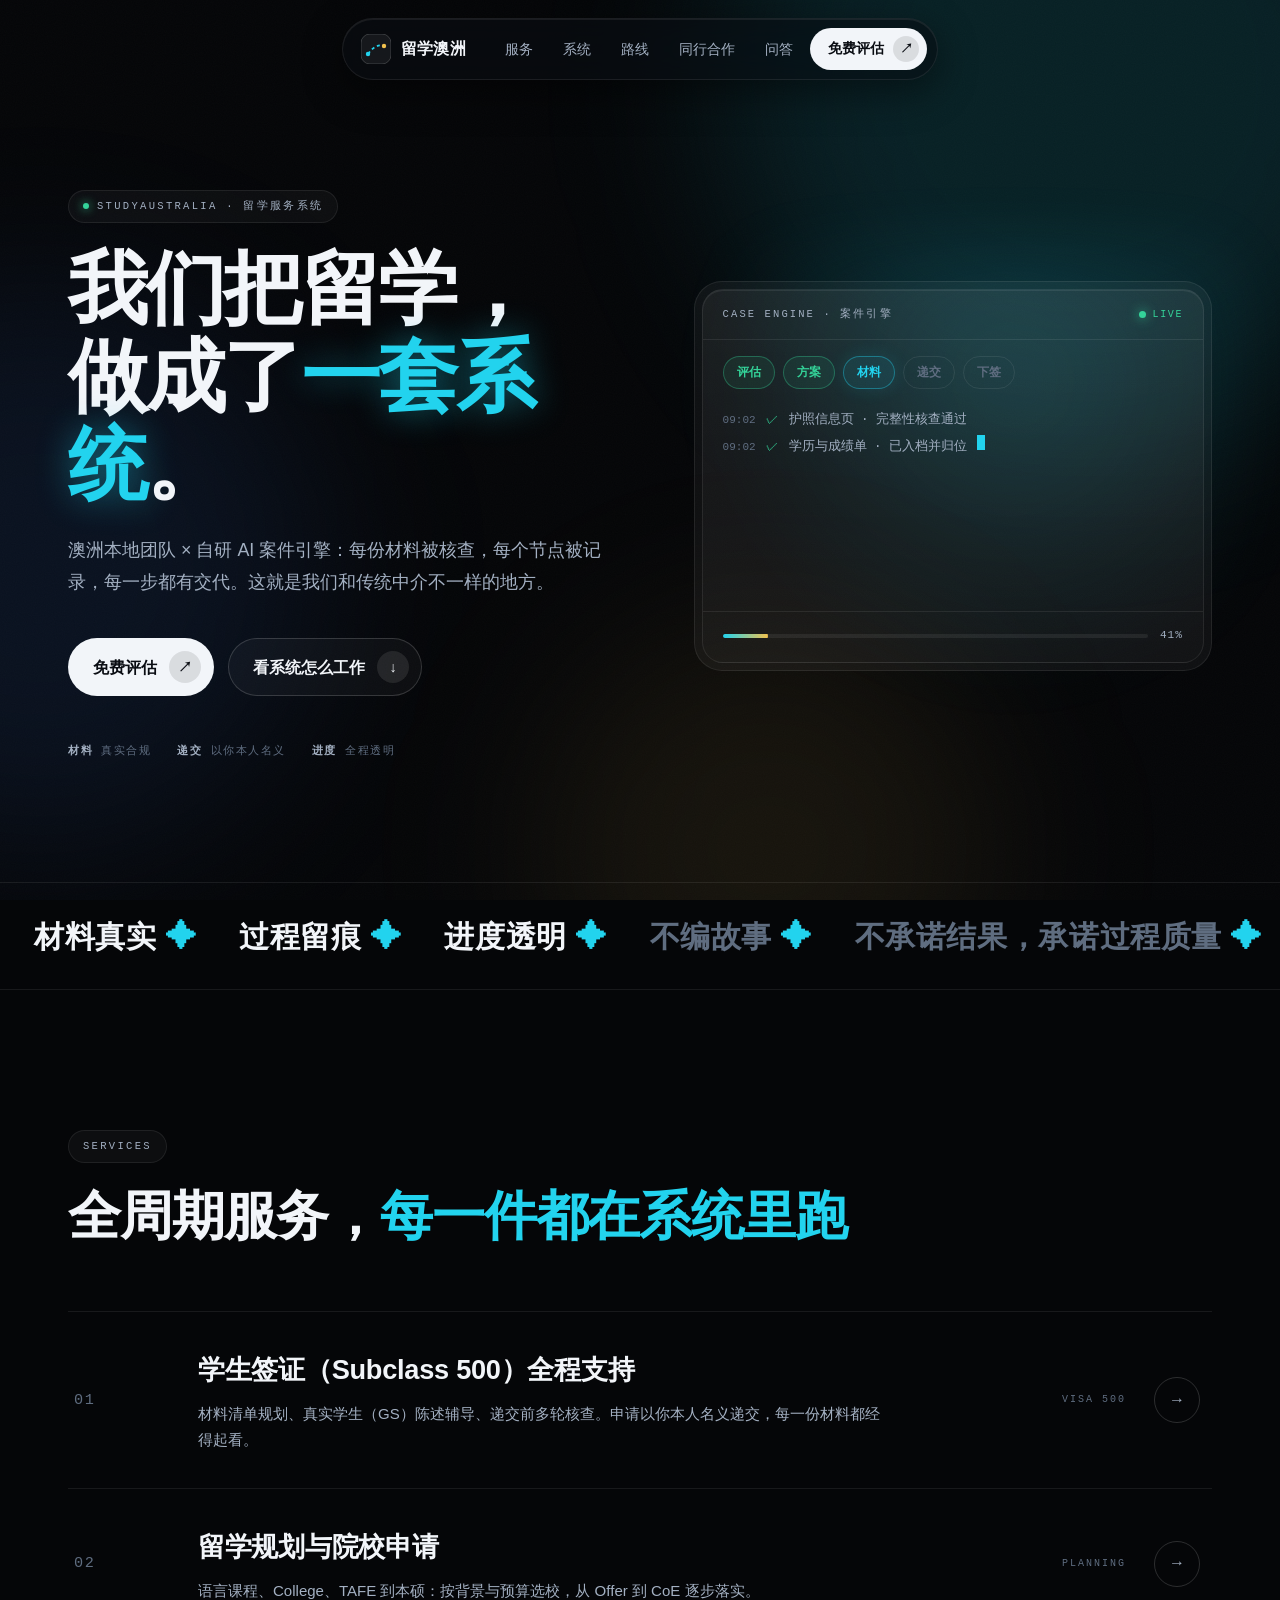
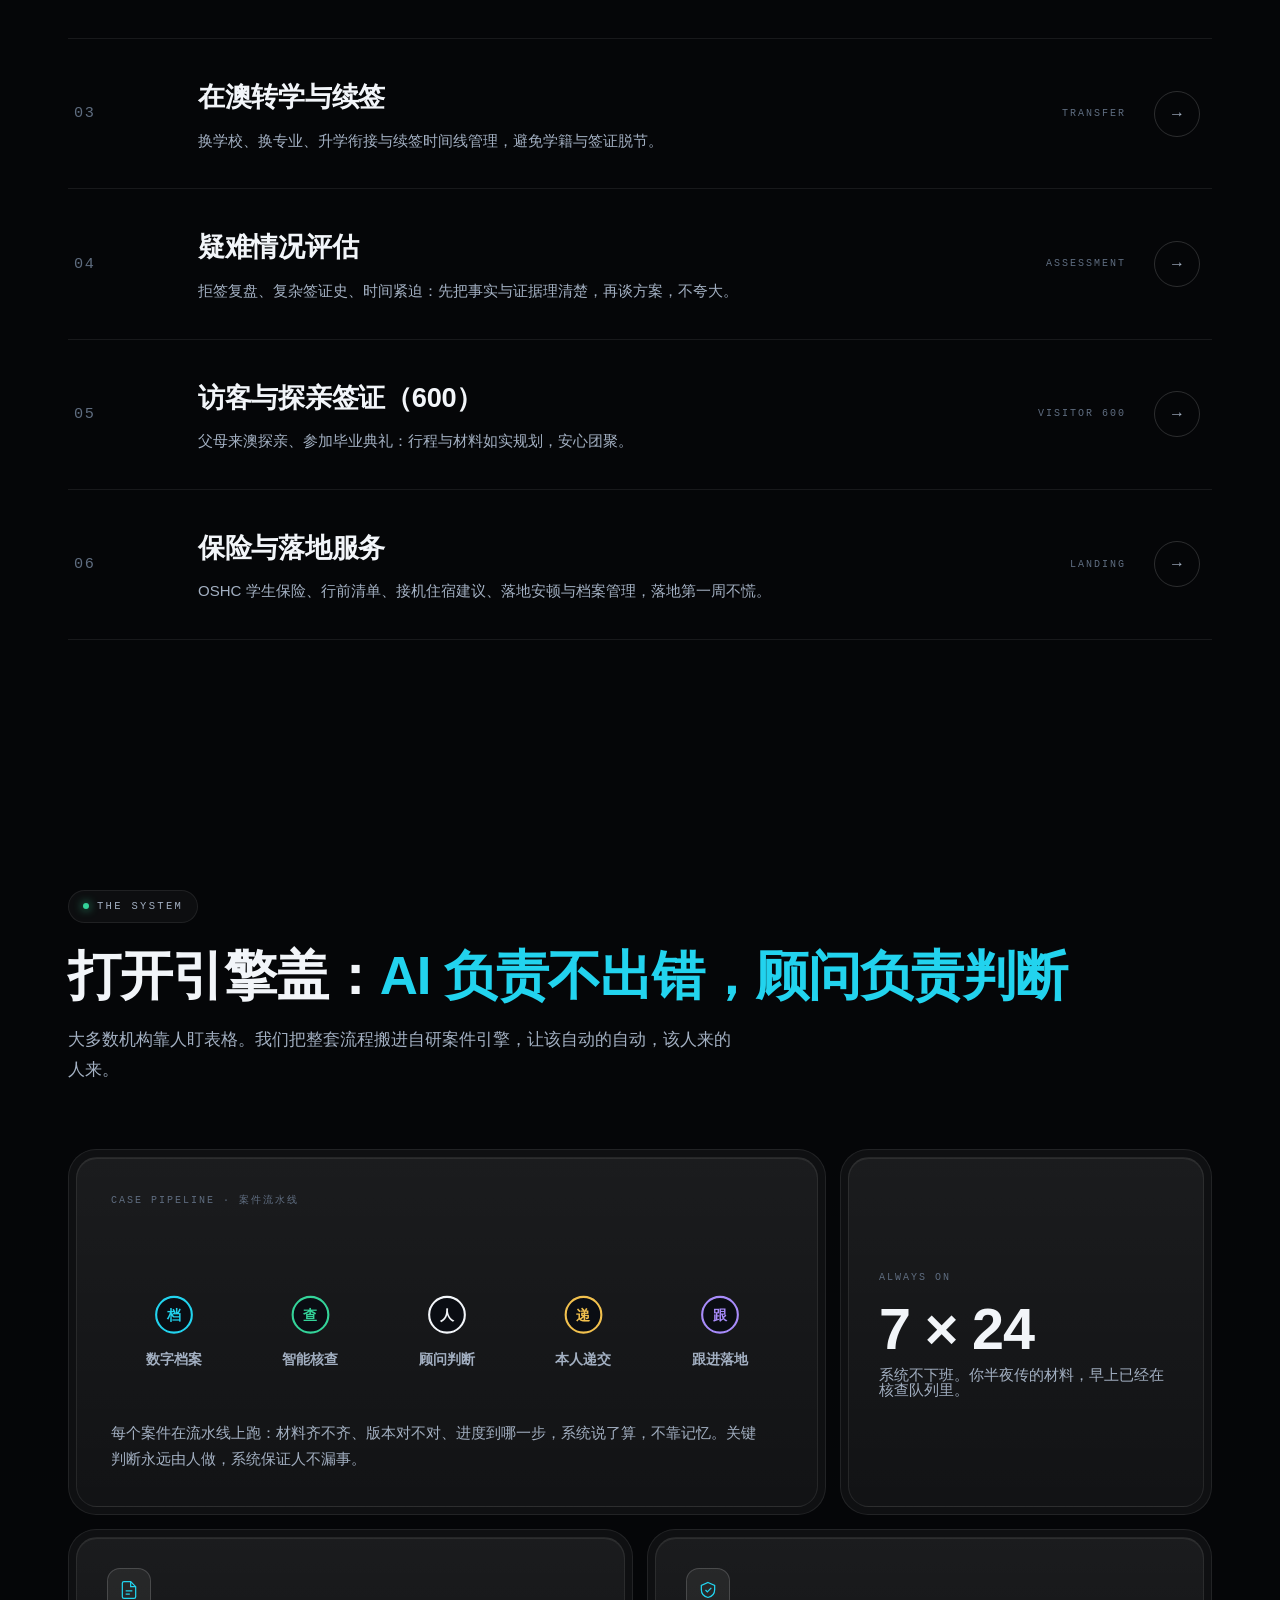
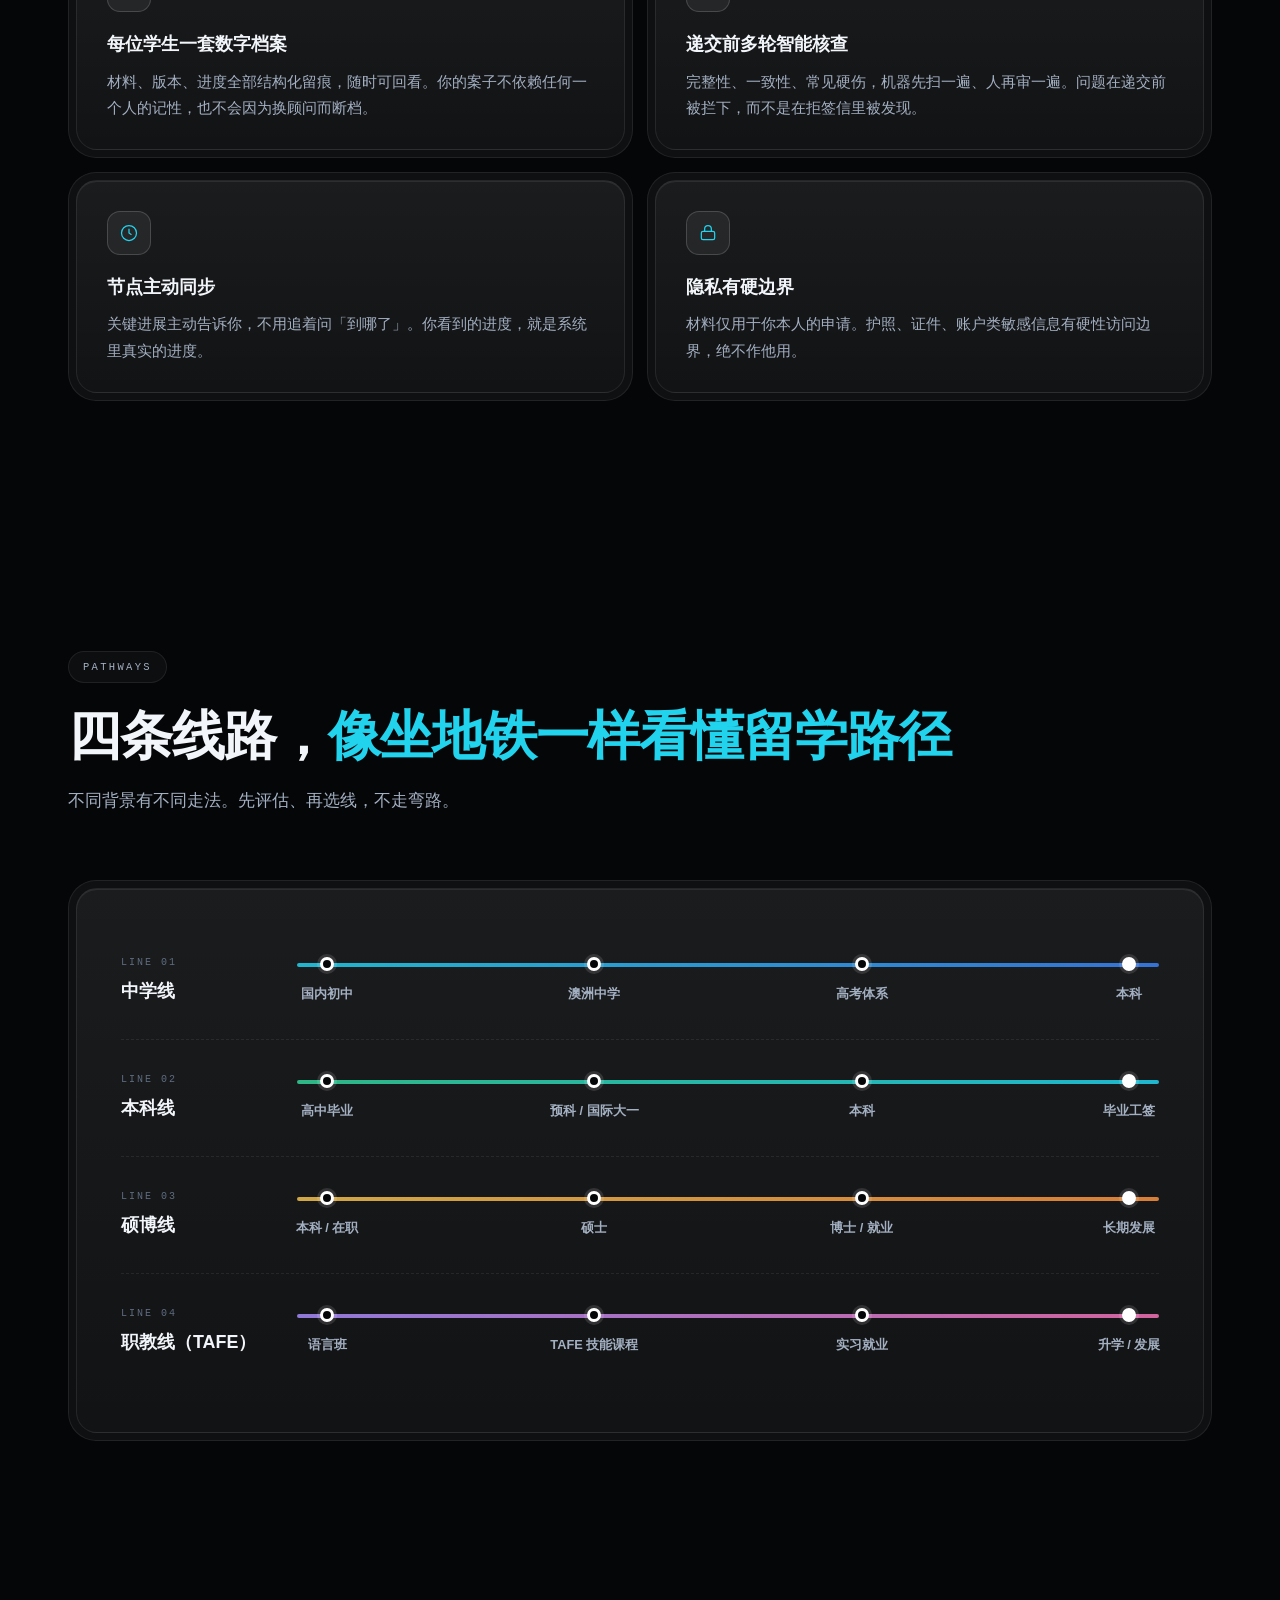
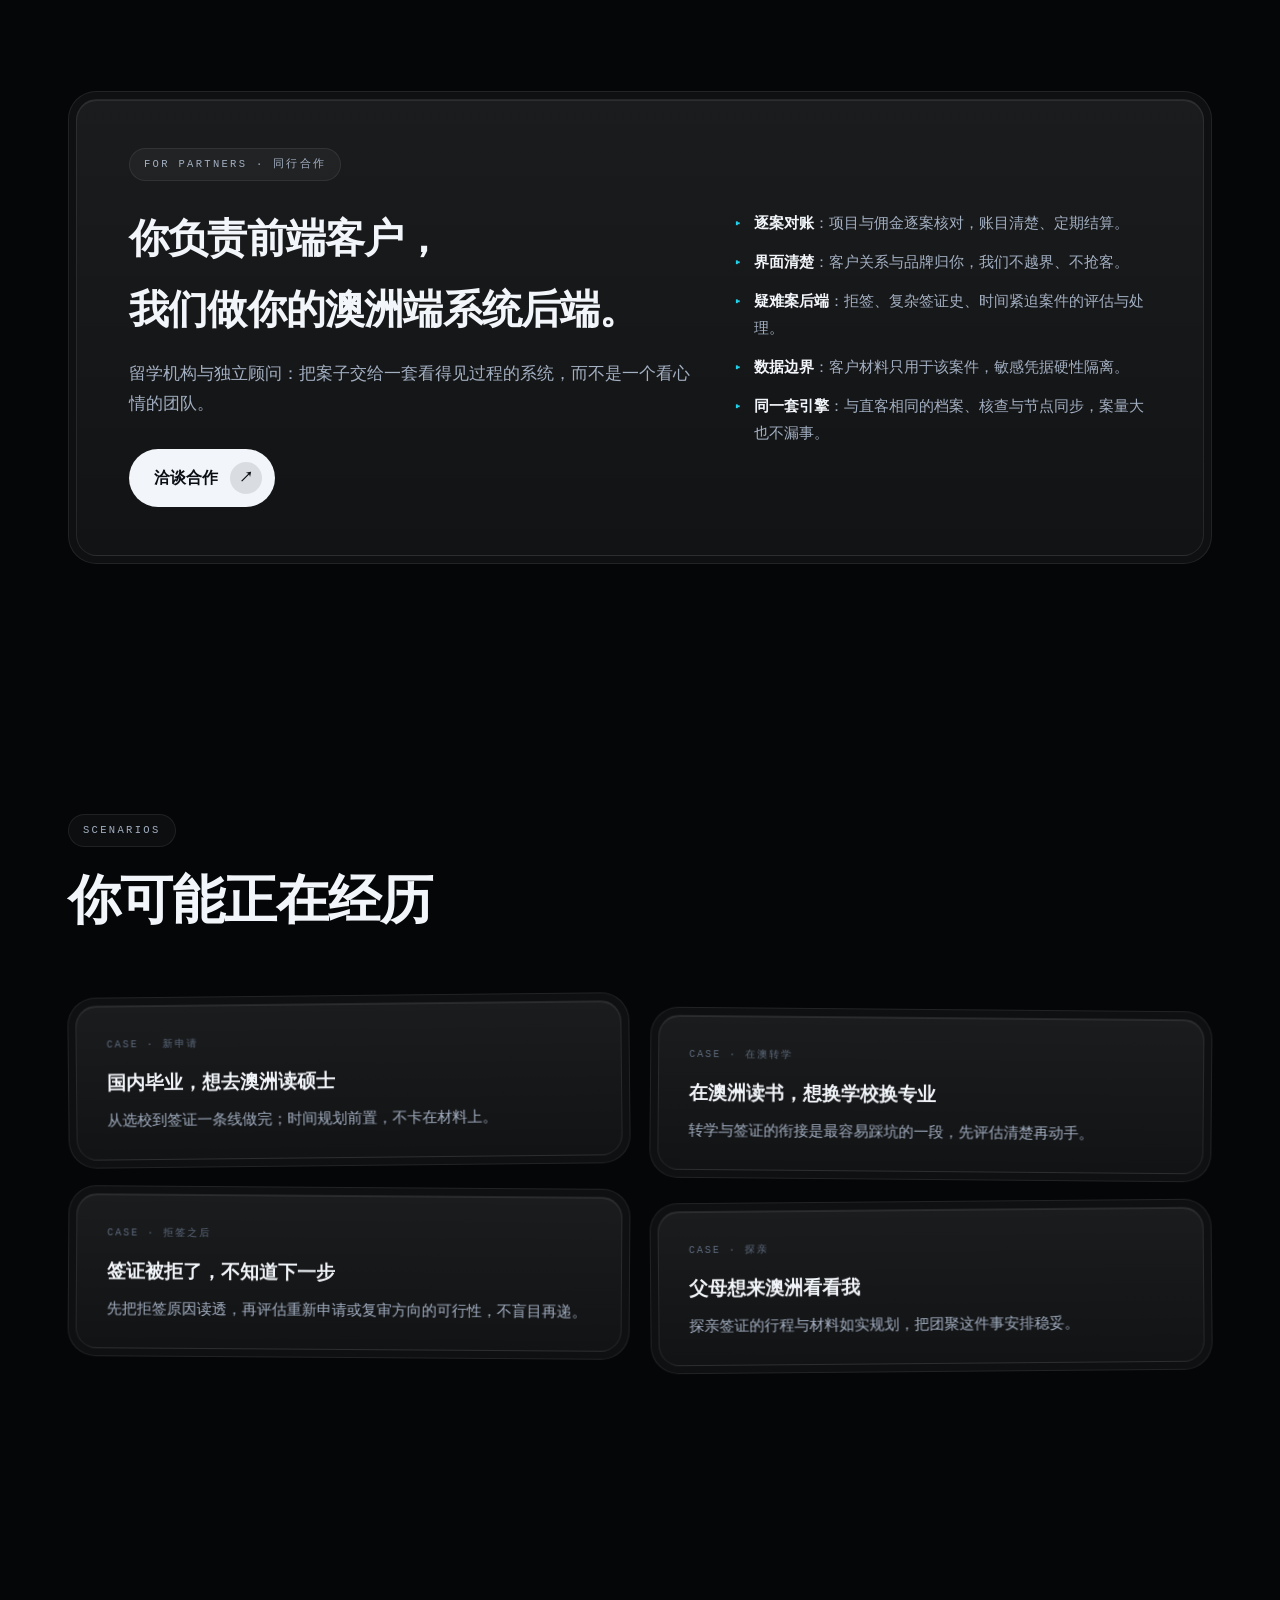
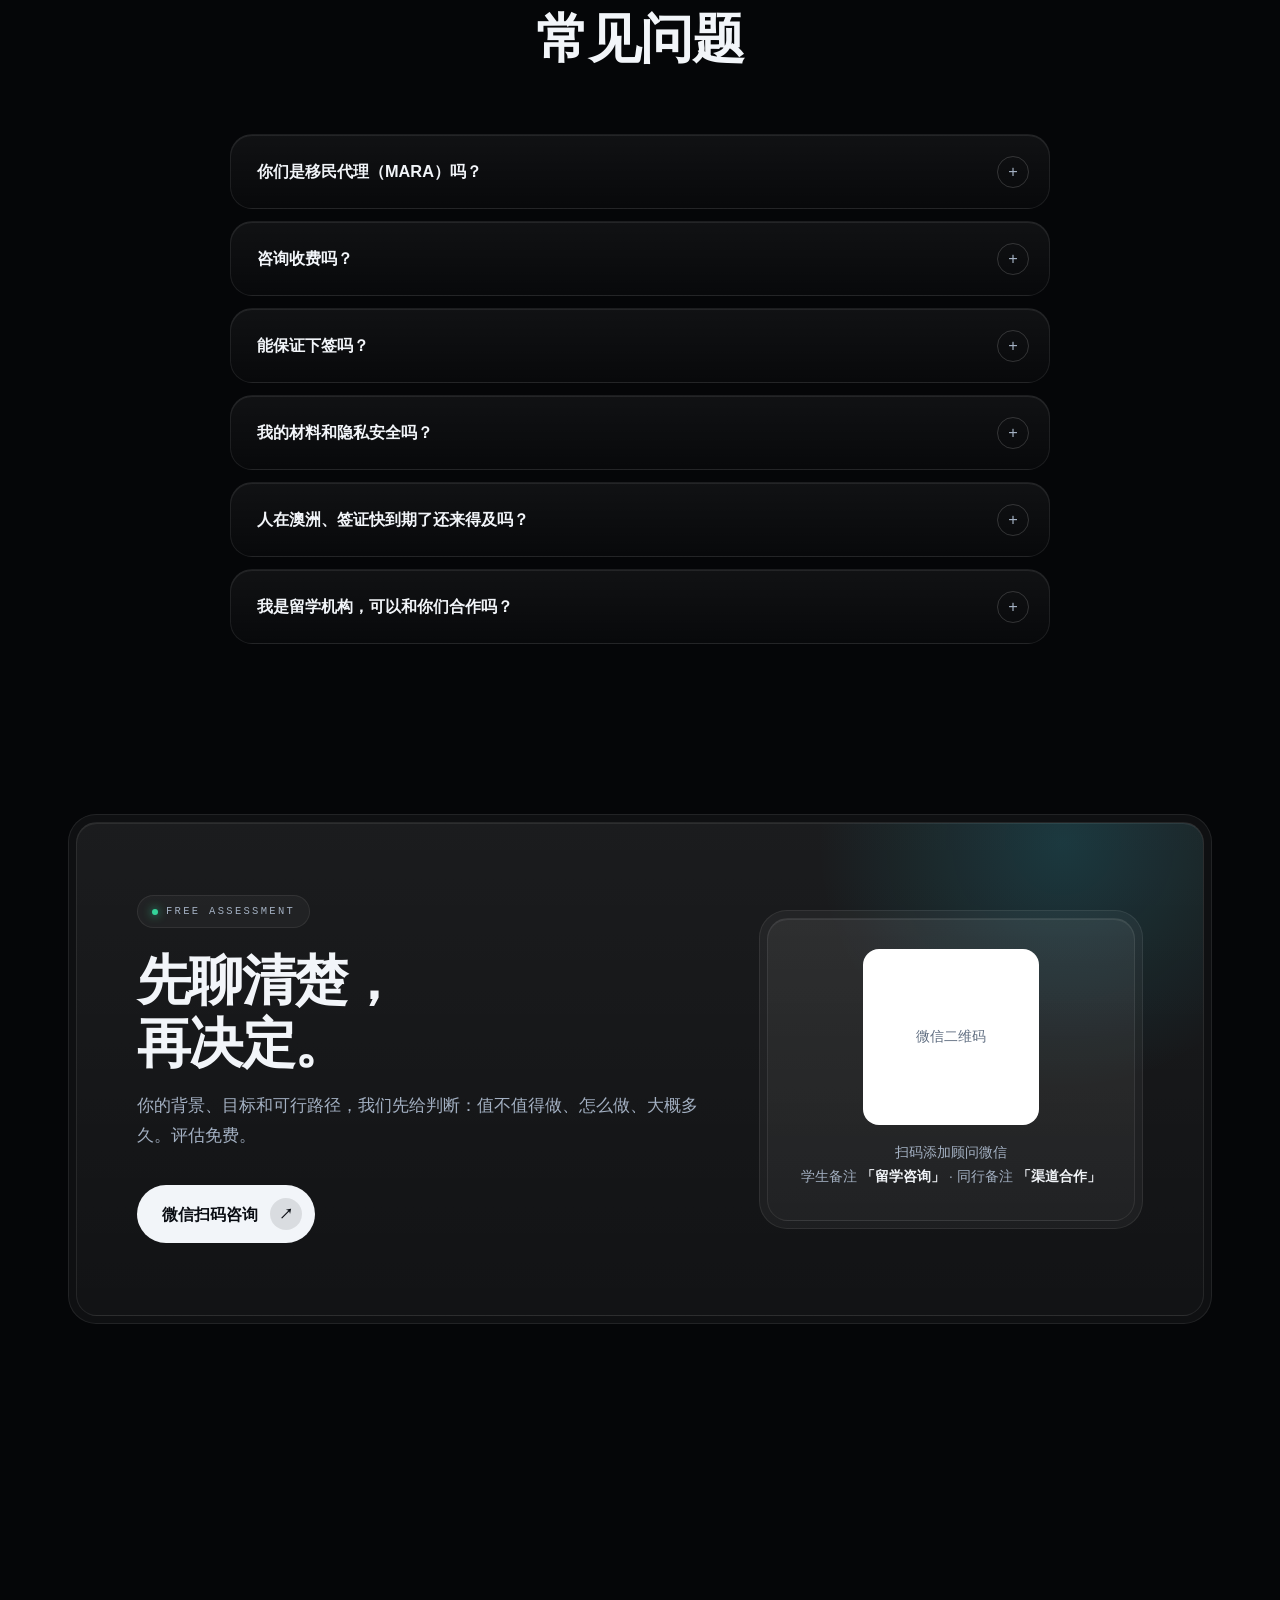
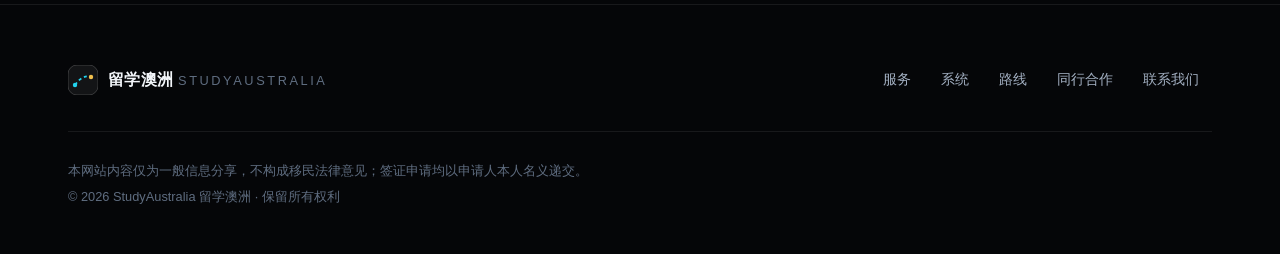
<file: v4/index.html>
<!DOCTYPE html>
<html lang="zh-CN">
<head>
  <meta charset="UTF-8">
  <meta name="viewport" content="width=device-width, initial-scale=1.0">
  <title>留学澳洲 StudyAustralia | 把留学做成一套系统</title>
  <meta name="description" content="留学澳洲 StudyAustralia：澳洲本地团队 + 自研 AI 案件引擎。院校申请、学生签证支持、转学续签、疑难评估、探亲签证与落地服务，每份材料被核查，每个节点被记录。">
  <meta property="og:title" content="留学澳洲 StudyAustralia | 把留学做成一套系统">
  <meta property="og:description" content="澳洲本地团队 × 自研 AI 案件引擎：每份材料被核查，每个节点被记录，每一步都有交代。">
  <meta property="og:type" content="website">
  <meta name="theme-color" content="#050608">
  <link rel="icon" href="data:image/svg+xml,%3Csvg xmlns='http://www.w3.org/2000/svg' viewBox='0 0 32 32'%3E%3Crect width='32' height='32' rx='8' fill='%23050608'/%3E%3Cpath d='M7 21 Q16 9 25 12' stroke='%2322d3ee' stroke-width='2' fill='none' stroke-dasharray='3 3'/%3E%3Ccircle cx='7' cy='21' r='2.4' fill='%2322d3ee'/%3E%3Ccircle cx='25' cy='12' r='2.4' fill='%23f2c14e'/%3E%3C/svg%3E">
  <link rel="stylesheet" href="../css/v4.css">
</head>
<body>

  <div class="orbs" aria-hidden="true">
    <div class="orb o1"></div><div class="orb o2"></div><div class="orb o3"></div>
  </div>
  <div class="grain" aria-hidden="true"></div>

  <div class="navwrap">
    <nav class="nav" id="nav" aria-label="主导航">
      <a class="brand" href="#" aria-label="留学澳洲 首页">
        <svg class="brand-mark" viewBox="0 0 30 30" aria-hidden="true">
          <rect width="30" height="30" rx="9" fill="rgba(255,255,255,0.06)" stroke="rgba(255,255,255,0.18)"/>
          <path d="M7 20 Q15 9 23 12" stroke="#22d3ee" stroke-width="1.8" fill="none" stroke-dasharray="3 3"/>
          <circle cx="7" cy="20" r="2.2" fill="#22d3ee"/>
          <circle cx="23" cy="12" r="2.2" fill="#f2c14e"/>
        </svg>
        <span class="brand-cn">留学澳洲</span>
      </a>
      <ul class="nav-links">
        <li><a href="#services">服务</a></li>
        <li><a href="#system">系统</a></li>
        <li><a href="#paths">路线</a></li>
        <li><a href="#partners">同行合作</a></li>
        <li><a href="#faq">问答</a></li>
        <li><a class="nav-cta" href="#contact">免费评估 <span class="cir">↗</span></a></li>
      </ul>
      <button class="nav-toggle" id="navtoggle" aria-expanded="false" aria-controls="menu" aria-label="打开菜单">
        <span></span><span></span>
      </button>
    </nav>
  </div>

  <div class="menu-overlay" id="menu">
    <ul>
      <li><a href="#services">服务</a></li>
      <li><a href="#system">系统</a></li>
      <li><a href="#paths">路线</a></li>
      <li><a href="#partners">同行合作</a></li>
      <li><a href="#faq">问答</a></li>
      <li><a href="#contact">免费评估</a></li>
    </ul>
  </div>

  <main>

    <!-- ============ Hero：宣言 × 案件引擎 ============ -->
    <section class="hero">
      <div class="wrap hero-grid">
        <div>
          <span class="tag-pill"><span class="dot"></span>STUDYAUSTRALIA · 留学服务系统</span>
          <h1>我们把留学，<br>做成了<span class="glow">一套系统</span>。</h1>
          <p class="sub">澳洲本地团队 × 自研 AI 案件引擎：每份材料被核查，每个节点被记录，每一步都有交代。这就是我们和传统中介不一样的地方。</p>
          <div class="hero-ctas">
            <a class="btn btn-light" href="#contact">免费评估 <span class="cir">↗</span></a>
            <a class="btn btn-glass" href="#system">看系统怎么工作 <span class="cir">↓</span></a>
          </div>
          <div class="hero-meta">
            <span><b>材料</b> 真实合规</span>
            <span><b>递交</b> 以你本人名义</span>
            <span><b>进度</b> 全程透明</span>
          </div>
        </div>

        <div class="console-shell rv">
          <div class="shell">
            <div class="core console">
              <div class="console-bar">
                <span class="label">CASE ENGINE · 案件引擎</span>
                <span class="live">LIVE</span>
              </div>
              <div class="console-stages">
                <span class="stage done" data-i="0">评估</span>
                <span class="stage done" data-i="1">方案</span>
                <span class="stage now" data-i="2">材料</span>
                <span class="stage" data-i="3">递交</span>
                <span class="stage" data-i="4">下签</span>
              </div>
              <div class="console-log" id="clog" aria-label="案件引擎工作日志示意"></div>
              <div class="console-foot">
                <div class="progress"><i id="cbar"></i></div>
                <span class="pct" id="cpct">SYNC</span>
              </div>
            </div>
          </div>
        </div>
      </div>
    </section>

    <!-- ============ 宣言 marquee ============ -->
    <div class="marquee" aria-hidden="true">
      <div class="marquee-track" id="mq">
        <span><b>材料真实</b> <i>✦</i> <b>过程留痕</b> <i>✦</i> <b>进度透明</b> <i>✦</i> 不编故事 <i>✦</i> 不承诺结果，承诺过程质量 <i>✦</i></span>
        <span><b>材料真实</b> <i>✦</i> <b>过程留痕</b> <i>✦</i> <b>进度透明</b> <i>✦</i> 不编故事 <i>✦</i> 不承诺结果，承诺过程质量 <i>✦</i></span>
      </div>
    </div>

    <!-- ============ 服务：编号索引 ============ -->
    <section class="section" id="services">
      <div class="wrap">
        <div class="sec-head rv">
          <span class="tag-pill">SERVICES</span>
          <h2 class="h2">全周期服务，<em>每一件都在系统里跑</em></h2>
        </div>
        <div class="idx">
          <a class="idx-row rv" href="#contact">
            <span class="idx-num">01</span>
            <span class="idx-main">
              <h3>学生签证（Subclass 500）全程支持</h3>
              <p>材料清单规划、真实学生（GS）陈述辅导、递交前多轮核查。申请以你本人名义递交，每一份材料都经得起看。</p>
            </span>
            <span class="idx-tag">Visa 500</span>
            <span class="idx-go">→</span>
          </a>
          <a class="idx-row rv" href="#contact">
            <span class="idx-num">02</span>
            <span class="idx-main">
              <h3>留学规划与院校申请</h3>
              <p>语言课程、College、TAFE 到本硕：按背景与预算选校，从 Offer 到 CoE 逐步落实。</p>
            </span>
            <span class="idx-tag">Planning</span>
            <span class="idx-go">→</span>
          </a>
          <a class="idx-row rv" href="#contact">
            <span class="idx-num">03</span>
            <span class="idx-main">
              <h3>在澳转学与续签</h3>
              <p>换学校、换专业、升学衔接与续签时间线管理，避免学籍与签证脱节。</p>
            </span>
            <span class="idx-tag">Transfer</span>
            <span class="idx-go">→</span>
          </a>
          <a class="idx-row rv" href="#contact">
            <span class="idx-num">04</span>
            <span class="idx-main">
              <h3>疑难情况评估</h3>
              <p>拒签复盘、复杂签证史、时间紧迫：先把事实与证据理清楚，再谈方案，不夸大。</p>
            </span>
            <span class="idx-tag">Assessment</span>
            <span class="idx-go">→</span>
          </a>
          <a class="idx-row rv" href="#contact">
            <span class="idx-num">05</span>
            <span class="idx-main">
              <h3>访客与探亲签证（600）</h3>
              <p>父母来澳探亲、参加毕业典礼：行程与材料如实规划，安心团聚。</p>
            </span>
            <span class="idx-tag">Visitor 600</span>
            <span class="idx-go">→</span>
          </a>
          <a class="idx-row rv" href="#contact">
            <span class="idx-num">06</span>
            <span class="idx-main">
              <h3>保险与落地服务</h3>
              <p>OSHC 学生保险、行前清单、接机住宿建议、落地安顿与档案管理，落地第一周不慌。</p>
            </span>
            <span class="idx-tag">Landing</span>
            <span class="idx-go">→</span>
          </a>
        </div>
      </div>
    </section>

    <!-- ============ 系统 bento ============ -->
    <section class="section tight" id="system">
      <div class="wrap">
        <div class="sec-head rv">
          <span class="tag-pill"><span class="dot"></span>THE SYSTEM</span>
          <h2 class="h2">打开引擎盖：<em>AI 负责不出错，顾问负责判断</em></h2>
          <p class="sub">大多数机构靠人盯表格。我们把整套流程搬进自研案件引擎，让该自动的自动，该人来的人来。</p>
        </div>
        <div class="bento">
          <div class="b-cell wide rv">
            <div class="shell" style="height:100%">
              <div class="core flowviz">
                <span class="b-mono">CASE PIPELINE · 案件流水线</span>
                <svg viewBox="0 0 640 150" aria-label="案件流水线：档案、核查、递交、跟进、落地">
                  <defs>
                    <linearGradient id="fl" x1="0" y1="0" x2="1" y2="0">
                      <stop offset="0" stop-color="#22d3ee"/><stop offset="1" stop-color="#f2c14e"/>
                    </linearGradient>
                  </defs>
                  <path class="dashflow" d="M60 75 H580" stroke="url(#fl)" stroke-width="2" fill="none"/>
                  <g font-size="13" fill="#a3b0c2" text-anchor="middle" font-weight="600">
                    <g><circle cx="60" cy="75" r="17" fill="#0a0d13" stroke="#22d3ee" stroke-width="2"/><text x="60" y="80" fill="#22d3ee">档</text><text x="60" y="122">数字档案</text></g>
                    <g><circle cx="190" cy="75" r="17" fill="#0a0d13" stroke="#34d399" stroke-width="2"/><text x="190" y="80" fill="#34d399">查</text><text x="190" y="122">智能核查</text></g>
                    <g><circle cx="320" cy="75" r="17" fill="#0a0d13" stroke="#f2f5f9" stroke-width="2"/><text x="320" y="80" fill="#f2f5f9">人</text><text x="320" y="122">顾问判断</text></g>
                    <g><circle cx="450" cy="75" r="17" fill="#0a0d13" stroke="#f2c14e" stroke-width="2"/><text x="450" y="80" fill="#f2c14e">递</text><text x="450" y="122">本人递交</text></g>
                    <g><circle cx="580" cy="75" r="17" fill="#0a0d13" stroke="#a78bfa" stroke-width="2"/><text x="580" y="80" fill="#a78bfa">跟</text><text x="580" y="122">跟进落地</text></g>
                  </g>
                </svg>
                <p style="color:var(--txt-2);font-size:0.92rem;max-width:44em;">每个案件在流水线上跑：材料齐不齐、版本对不对、进度到哪一步，系统说了算，不靠记忆。关键判断永远由人做，系统保证人不漏事。</p>
              </div>
            </div>
          </div>
          <div class="b-cell rv rv-1">
            <div class="shell" style="height:100%">
              <div class="core b-inner" style="display:flex;flex-direction:column;justify-content:center;">
                <span class="b-mono">ALWAYS ON</span>
                <div class="always" style="margin-top:14px;">7 × 24<small>系统不下班。你半夜传的材料，早上已经在核查队列里。</small></div>
              </div>
            </div>
          </div>
          <div class="b-cell half rv">
            <div class="shell" style="height:100%">
              <div class="core b-inner">
                <div class="b-ico"><svg viewBox="0 0 24 24" fill="none" stroke-width="1.5"><path d="M14 2H6a2 2 0 0 0-2 2v16a2 2 0 0 0 2 2h12a2 2 0 0 0 2-2V8z"/><path d="M14 2v6h6M8 13h8M8 17h5"/></svg></div>
                <h3>每位学生一套数字档案</h3>
                <p>材料、版本、进度全部结构化留痕，随时可回看。你的案子不依赖任何一个人的记性，也不会因为换顾问而断档。</p>
              </div>
            </div>
          </div>
          <div class="b-cell half rv rv-1">
            <div class="shell" style="height:100%">
              <div class="core b-inner">
                <div class="b-ico"><svg viewBox="0 0 24 24" fill="none" stroke-width="1.5"><path d="M12 3l8 3.5v5c0 5-3.5 8.5-8 9.5-4.5-1-8-4.5-8-9.5v-5z"/><path d="M9 12l2.2 2.2L16 9.5"/></svg></div>
                <h3>递交前多轮智能核查</h3>
                <p>完整性、一致性、常见硬伤，机器先扫一遍、人再审一遍。问题在递交前被拦下，而不是在拒签信里被发现。</p>
              </div>
            </div>
          </div>
          <div class="b-cell half rv">
            <div class="shell" style="height:100%">
              <div class="core b-inner">
                <div class="b-ico"><svg viewBox="0 0 24 24" fill="none" stroke-width="1.5"><circle cx="12" cy="12" r="9"/><path d="M12 7v5l3 2"/></svg></div>
                <h3>节点主动同步</h3>
                <p>关键进展主动告诉你，不用追着问「到哪了」。你看到的进度，就是系统里真实的进度。</p>
              </div>
            </div>
          </div>
          <div class="b-cell half rv rv-1">
            <div class="shell" style="height:100%">
              <div class="core b-inner">
                <div class="b-ico"><svg viewBox="0 0 24 24" fill="none" stroke-width="1.5"><rect x="4" y="10" width="16" height="10" rx="2"/><path d="M8 10V7a4 4 0 0 1 8 0v3"/></svg></div>
                <h3>隐私有硬边界</h3>
                <p>材料仅用于你本人的申请。护照、证件、账户类敏感信息有硬性访问边界，绝不作他用。</p>
              </div>
            </div>
          </div>
        </div>
      </div>
    </section>

    <!-- ============ 路线：地铁图 ============ -->
    <section class="section" id="paths">
      <div class="wrap">
        <div class="sec-head rv">
          <span class="tag-pill">PATHWAYS</span>
          <h2 class="h2">四条线路，<em>像坐地铁一样看懂留学路径</em></h2>
          <p class="sub">不同背景有不同走法。先评估、再选线，不走弯路。</p>
        </div>
        <div class="shell rv">
          <div class="core">
            <div class="metro-wrap">
              <div class="metro" style="padding:34px 44px;">
                <div class="metro-line m1">
                  <div class="metro-name"><span class="b-mono">LINE 01</span><h3>中学线</h3></div>
                  <div class="track">
                    <div class="rail"></div>
                    <div class="stations">
                      <span class="station"><i></i><span>国内初中</span></span>
                      <span class="station"><i></i><span>澳洲中学</span></span>
                      <span class="station"><i></i><span>高考体系</span></span>
                      <span class="station end"><i></i><span>本科</span></span>
                    </div>
                  </div>
                </div>
                <div class="metro-line m2">
                  <div class="metro-name"><span class="b-mono">LINE 02</span><h3>本科线</h3></div>
                  <div class="track">
                    <div class="rail"></div>
                    <div class="stations">
                      <span class="station"><i></i><span>高中毕业</span></span>
                      <span class="station"><i></i><span>预科 / 国际大一</span></span>
                      <span class="station"><i></i><span>本科</span></span>
                      <span class="station end"><i></i><span>毕业工签</span></span>
                    </div>
                  </div>
                </div>
                <div class="metro-line m3">
                  <div class="metro-name"><span class="b-mono">LINE 03</span><h3>硕博线</h3></div>
                  <div class="track">
                    <div class="rail"></div>
                    <div class="stations">
                      <span class="station"><i></i><span>本科 / 在职</span></span>
                      <span class="station"><i></i><span>硕士</span></span>
                      <span class="station"><i></i><span>博士 / 就业</span></span>
                      <span class="station end"><i></i><span>长期发展</span></span>
                    </div>
                  </div>
                </div>
                <div class="metro-line m4">
                  <div class="metro-name"><span class="b-mono">LINE 04</span><h3>职教线（TAFE）</h3></div>
                  <div class="track">
                    <div class="rail"></div>
                    <div class="stations">
                      <span class="station"><i></i><span>语言班</span></span>
                      <span class="station"><i></i><span>TAFE 技能课程</span></span>
                      <span class="station"><i></i><span>实习就业</span></span>
                      <span class="station end"><i></i><span>升学 / 发展</span></span>
                    </div>
                  </div>
                </div>
              </div>
            </div>
          </div>
        </div>
      </div>
    </section>

    <!-- ============ 同行合作 ============ -->
    <section class="section tight" id="partners">
      <div class="wrap">
        <div class="shell rv">
          <div class="core partner-core">
            <div>
              <span class="tag-pill">FOR PARTNERS · 同行合作</span>
              <h2>你负责前端客户，<br>我们做你的澳洲端系统后端。</h2>
              <p class="sub">留学机构与独立顾问：把案子交给一套看得见过程的系统，而不是一个看心情的团队。</p>
              <a class="btn btn-light" href="#contact">洽谈合作 <span class="cir">↗</span></a>
            </div>
            <div class="p-points">
              <span class="p-point"><span><b>逐案对账</b>：项目与佣金逐案核对，账目清楚、定期结算。</span></span>
              <span class="p-point"><span><b>界面清楚</b>：客户关系与品牌归你，我们不越界、不抢客。</span></span>
              <span class="p-point"><span><b>疑难案后端</b>：拒签、复杂签证史、时间紧迫案件的评估与处理。</span></span>
              <span class="p-point"><span><b>数据边界</b>：客户材料只用于该案件，敏感凭据硬性隔离。</span></span>
              <span class="p-point"><span><b>同一套引擎</b>：与直客相同的档案、核查与节点同步，案量大也不漏事。</span></span>
            </div>
          </div>
        </div>
      </div>
    </section>

    <!-- ============ 场景 ============ -->
    <section class="section" id="cases">
      <div class="wrap">
        <div class="sec-head rv">
          <span class="tag-pill">SCENARIOS</span>
          <h2 class="h2">你可能正在经历</h2>
        </div>
        <div class="scene-grid">
          <div class="shell rv">
            <div class="core scene-inner">
              <span class="b-mono">CASE · 新申请</span>
              <h3>国内毕业，想去澳洲读硕士</h3>
              <p>从选校到签证一条线做完；时间规划前置，不卡在材料上。</p>
            </div>
          </div>
          <div class="shell rv rv-1">
            <div class="core scene-inner">
              <span class="b-mono">CASE · 在澳转学</span>
              <h3>在澳洲读书，想换学校换专业</h3>
              <p>转学与签证的衔接是最容易踩坑的一段，先评估清楚再动手。</p>
            </div>
          </div>
          <div class="shell rv">
            <div class="core scene-inner">
              <span class="b-mono">CASE · 拒签之后</span>
              <h3>签证被拒了，不知道下一步</h3>
              <p>先把拒签原因读透，再评估重新申请或复审方向的可行性，不盲目再递。</p>
            </div>
          </div>
          <div class="shell rv rv-1">
            <div class="core scene-inner">
              <span class="b-mono">CASE · 探亲</span>
              <h3>父母想来澳洲看看我</h3>
              <p>探亲签证的行程与材料如实规划，把团聚这件事安排稳妥。</p>
            </div>
          </div>
        </div>
      </div>
    </section>

    <!-- ============ FAQ ============ -->
    <section class="section tight" id="faq">
      <div class="wrap">
        <div class="sec-head rv" style="text-align:center;">
          <h2 class="h2">常见问题</h2>
        </div>
        <div class="faq-wrap rv">
          <details class="faq">
            <summary>你们是移民代理（MARA）吗？</summary>
            <p class="faq-a">我们是教育咨询机构，不是澳大利亚注册移民代理，也不提供移民法律意见。签证申请以学生本人名义递交，我们做的是择校申请、材料整理与流程支持；涉及法律意见的情形，我们会建议你咨询注册移民代理或律师。</p>
          </details>
          <details class="faq">
            <summary>咨询收费吗？</summary>
            <p class="faq-a">初步评估免费。确定要做之后，我们会给出书面方案，路径、时间线和费用一次说清。</p>
          </details>
          <details class="faq">
            <summary>能保证下签吗？</summary>
            <p class="faq-a">没有任何机构能保证签证结果，说能保证的请保持警惕。我们承诺的是过程质量：材料真实、完整、一致，每一步有核查、有记录。</p>
          </details>
          <details class="faq">
            <summary>我的材料和隐私安全吗？</summary>
            <p class="faq-a">所有材料进入标准化电子档案，仅用于你本人的申请；护照、证件、账户类敏感信息有严格的内部访问边界，不会用于任何其他用途。</p>
          </details>
          <details class="faq">
            <summary>人在澳洲、签证快到期了还来得及吗？</summary>
            <p class="faq-a">越早评估越好。时间紧迫的案件我们会先做可行性判断：能做就全速推进，不能做也会直接告诉你，不耽误你的时间。</p>
          </details>
          <details class="faq">
            <summary>我是留学机构，可以和你们合作吗？</summary>
            <p class="faq-a">可以。我们为留学机构与独立顾问提供澳洲端后端支持：申请与签证流程、疑难案件评估、保险与落地，逐案对账、界面清楚、不越界不抢客。添加下方微信并备注「渠道合作」即可。</p>
          </details>
        </div>
      </div>
    </section>

    <!-- ============ CTA ============ -->
    <section class="section" id="contact" style="padding-top:60px;">
      <div class="wrap">
        <div class="shell rv">
          <div class="core cta-core">
            <div class="cta-grid">
              <div>
                <span class="tag-pill"><span class="dot"></span>FREE ASSESSMENT</span>
                <h2>先聊清楚，<br>再决定。</h2>
                <p class="sub">你的背景、目标和可行路径，我们先给判断：值不值得做、怎么做、大概多久。评估免费。</p>
                <a class="btn btn-light" href="#contact-qr">微信扫码咨询 <span class="cir">↗</span></a>
              </div>
              <div class="shell" id="contact-qr">
                <div class="core qr-card">
                  <!-- 真实二维码到位后替换：<img src="assets/wechat-qr.png" alt="顾问微信二维码"> -->
                  <div class="qr-box">微信二维码</div>
                  <p class="cap">扫码添加顾问微信<br>学生备注 <b>「留学咨询」</b> · 同行备注 <b>「渠道合作」</b></p>
                </div>
              </div>
            </div>
          </div>
        </div>
      </div>
    </section>
  </main>

  <footer class="footer">
    <div class="wrap">
      <div class="footer-top">
        <div class="brand">
          <svg class="brand-mark" viewBox="0 0 30 30" aria-hidden="true">
            <rect width="30" height="30" rx="9" fill="rgba(255,255,255,0.06)" stroke="rgba(255,255,255,0.18)"/>
            <path d="M7 20 Q15 9 23 12" stroke="#22d3ee" stroke-width="1.8" fill="none" stroke-dasharray="3 3"/>
            <circle cx="7" cy="20" r="2.2" fill="#22d3ee"/>
            <circle cx="23" cy="12" r="2.2" fill="#f2c14e"/>
          </svg>
          <span class="brand-cn">留学澳洲 <span style="font-weight:500;color:var(--txt-3);font-size:0.8rem;letter-spacing:0.2em;">STUDYAUSTRALIA</span></span>
        </div>
        <ul class="footer-links">
          <li><a href="#services">服务</a></li>
          <li><a href="#system">系统</a></li>
          <li><a href="#paths">路线</a></li>
          <li><a href="#partners">同行合作</a></li>
          <li><a href="#contact">联系我们</a></li>
        </ul>
      </div>
      <p class="footer-legal">
        本网站内容仅为一般信息分享，不构成移民法律意见；签证申请均以申请人本人名义递交。<br>
        © <span id="year">2026</span> StudyAustralia 留学澳洲 · 保留所有权利
      </p>
    </div>
  </footer>

  <script src="../js/v4.js"></script>
</body>
</html>
</file>
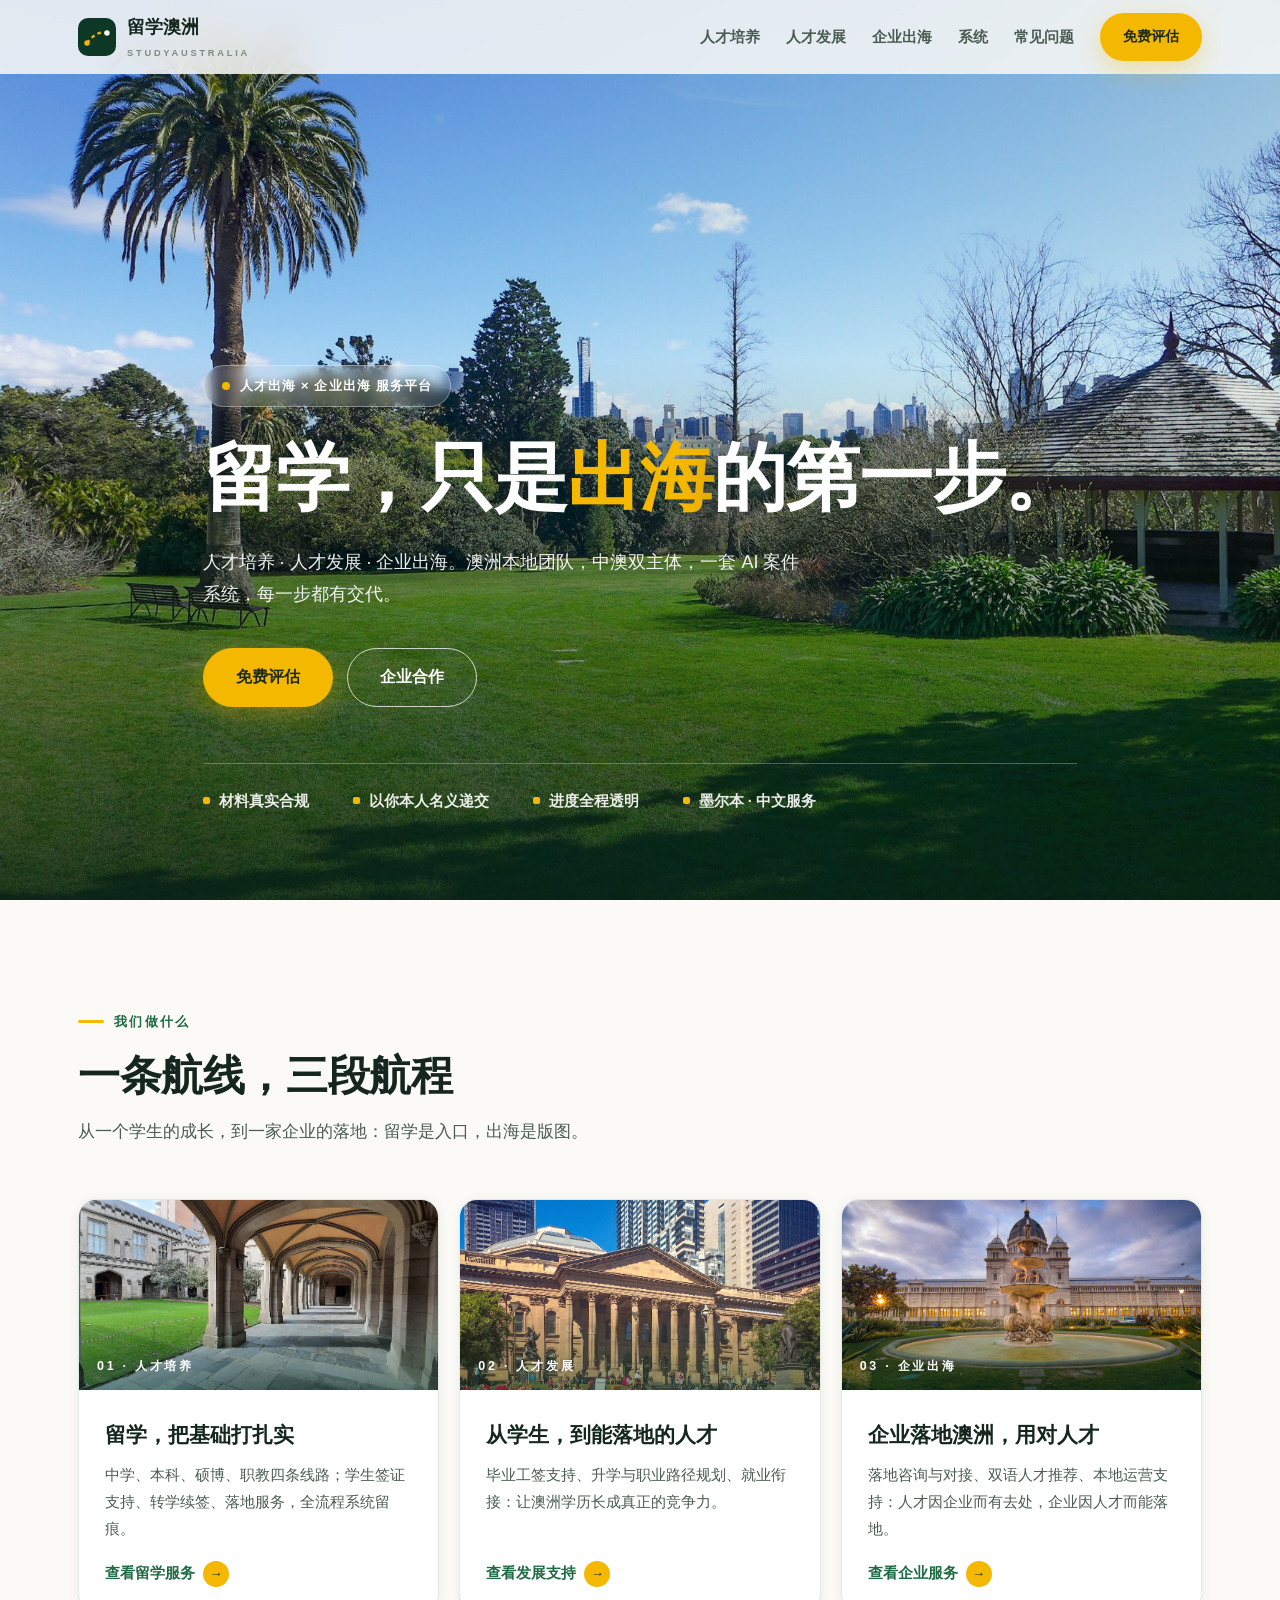
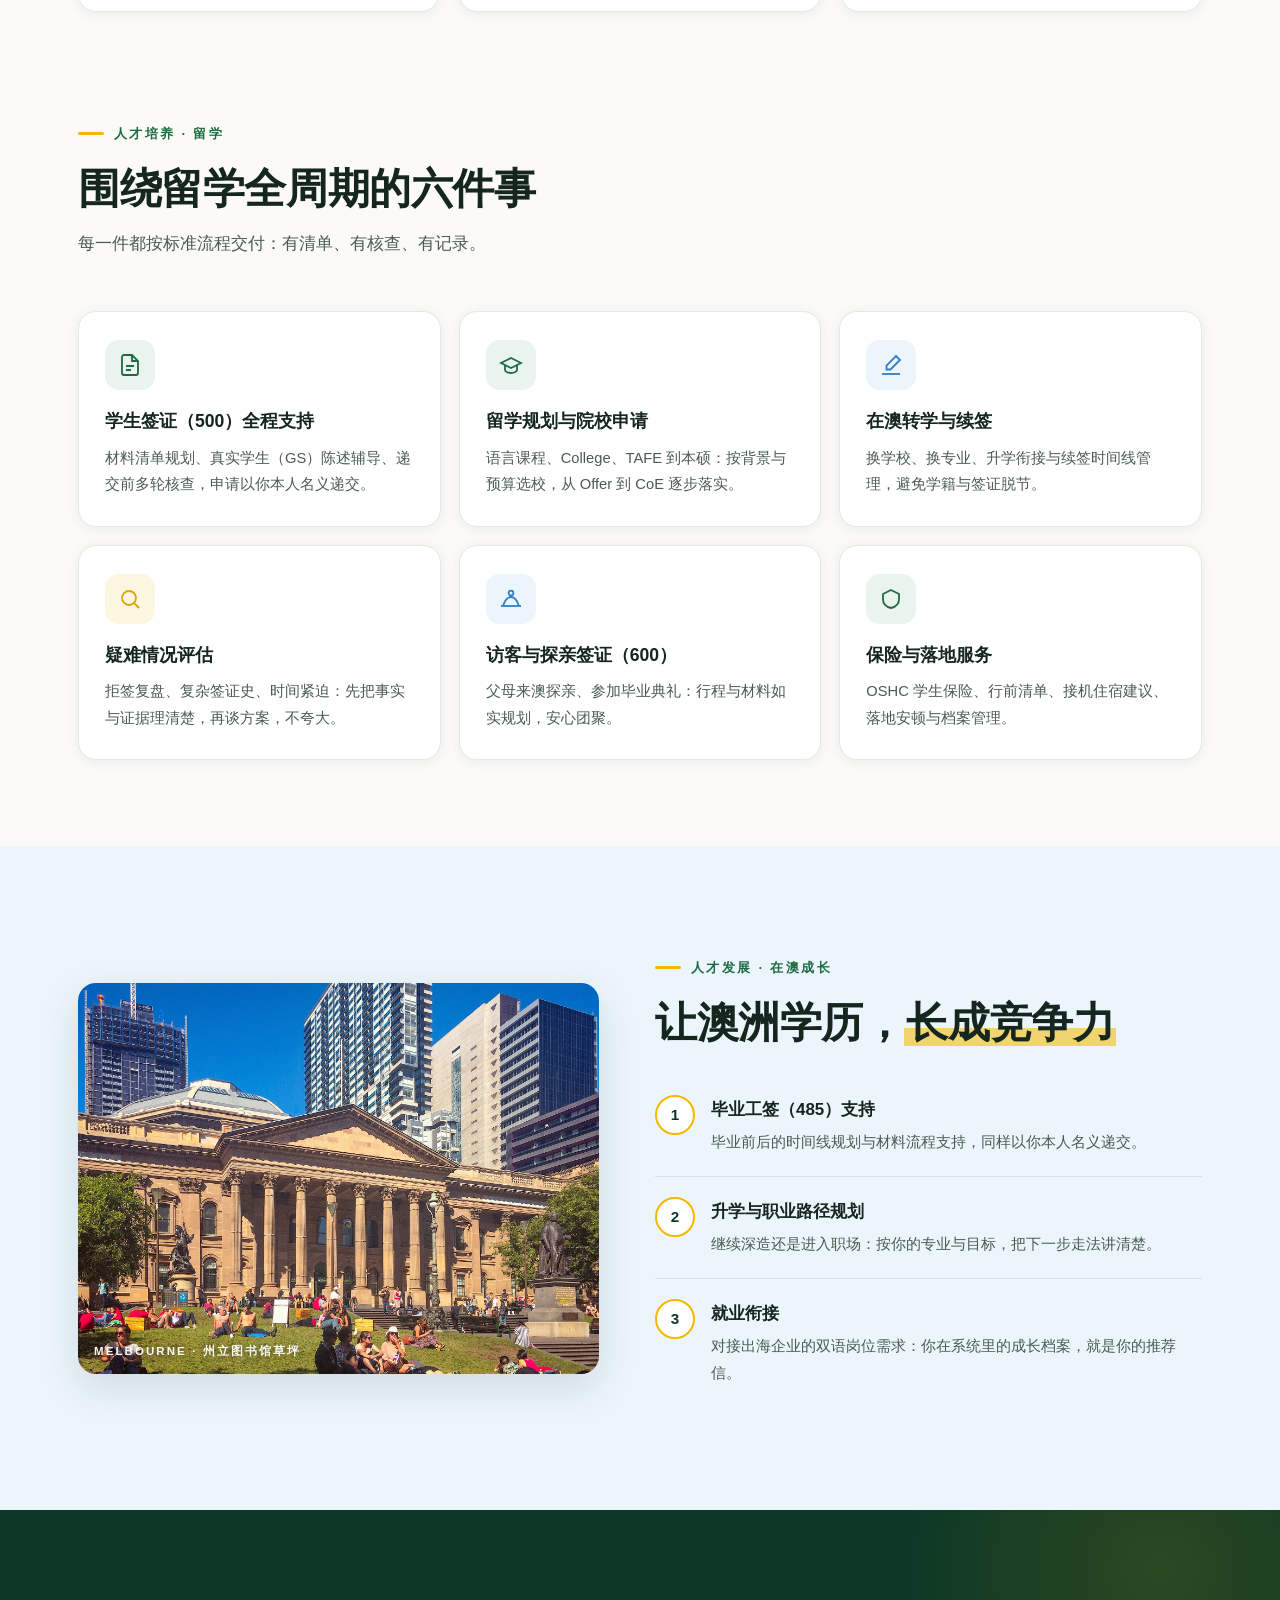
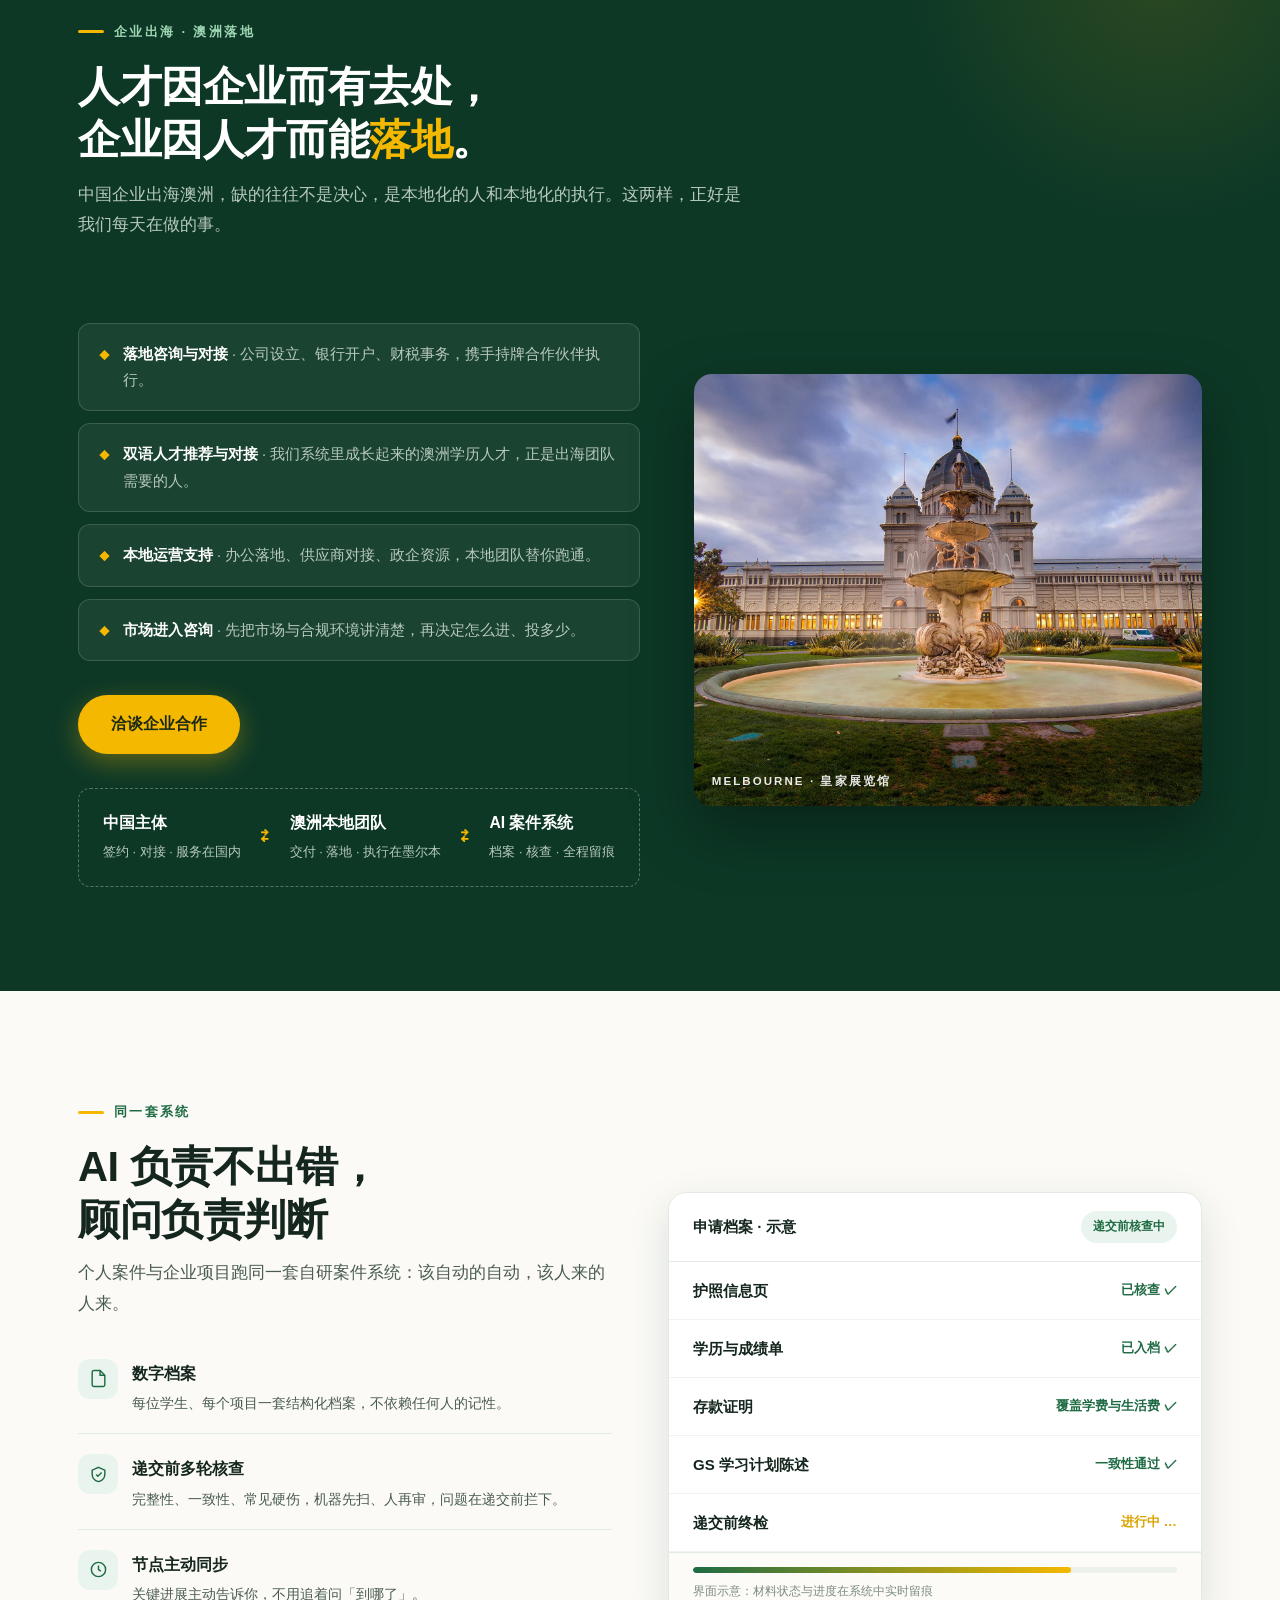
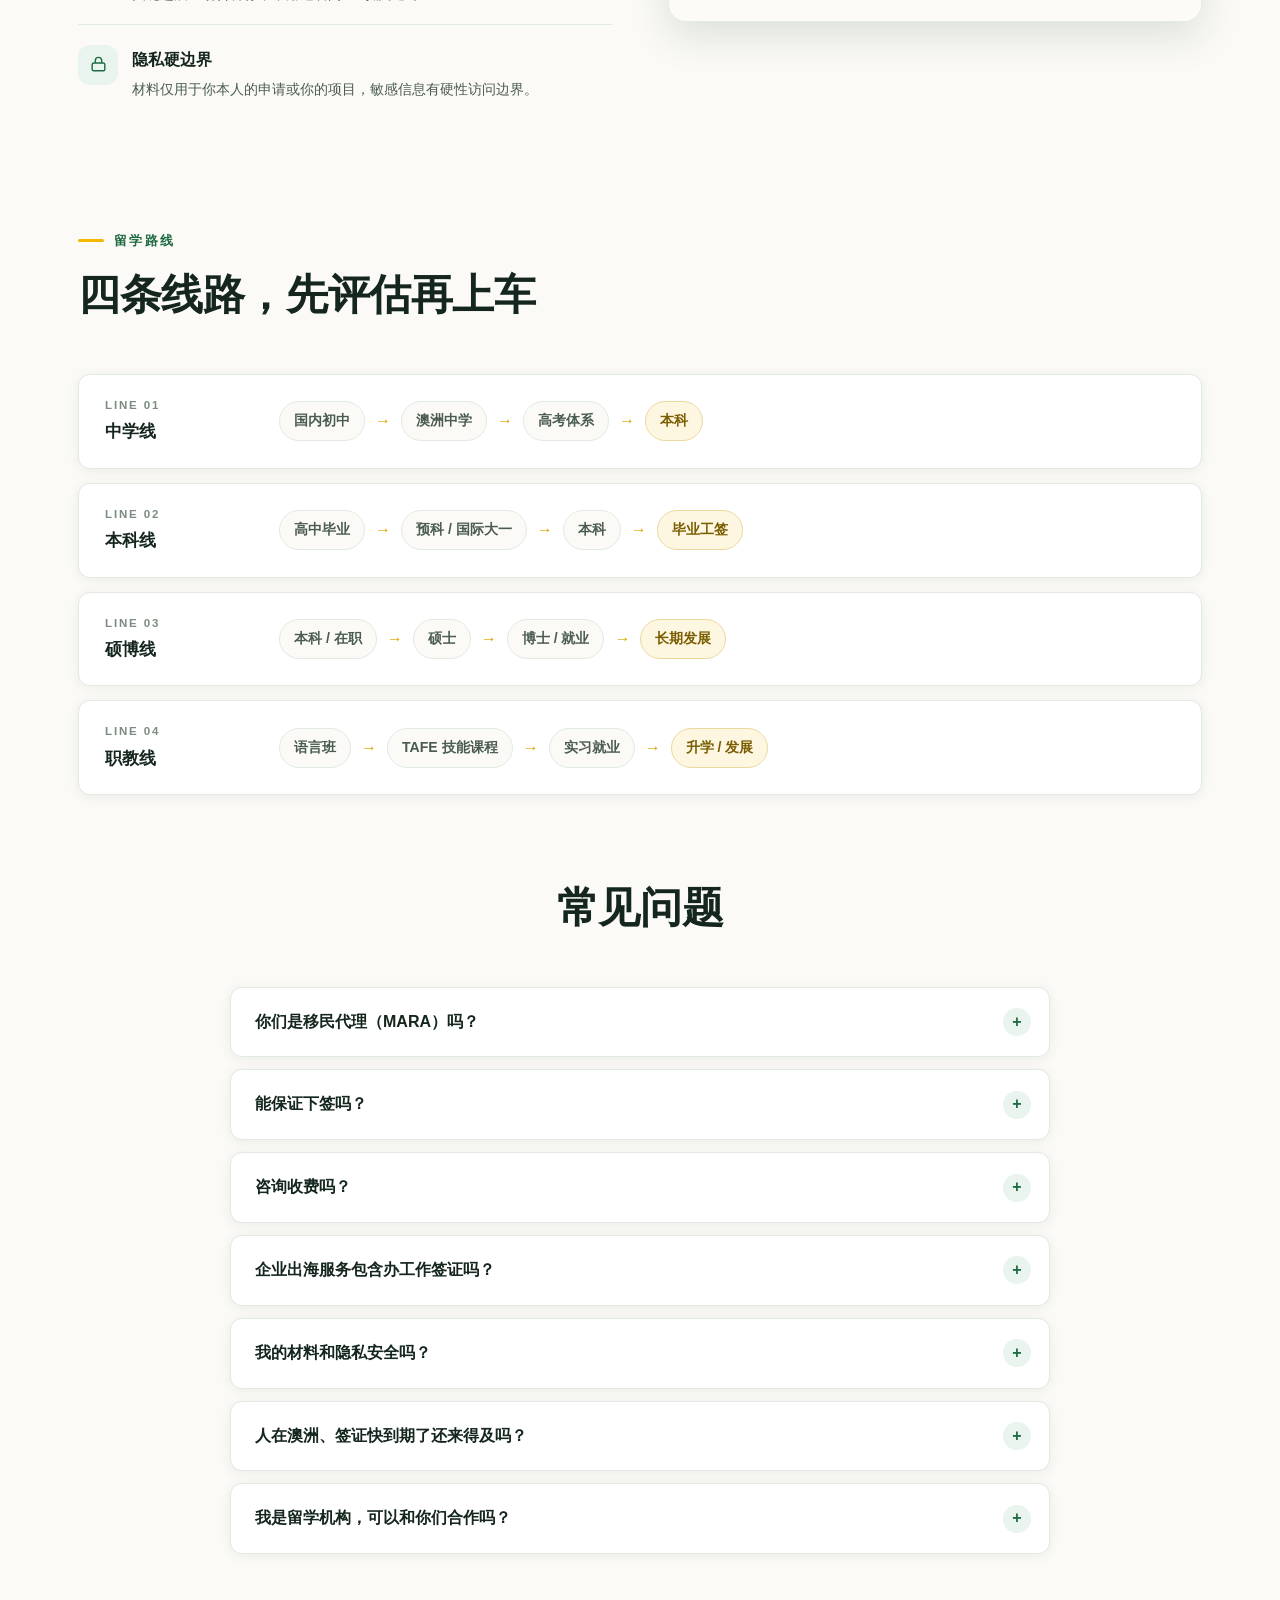
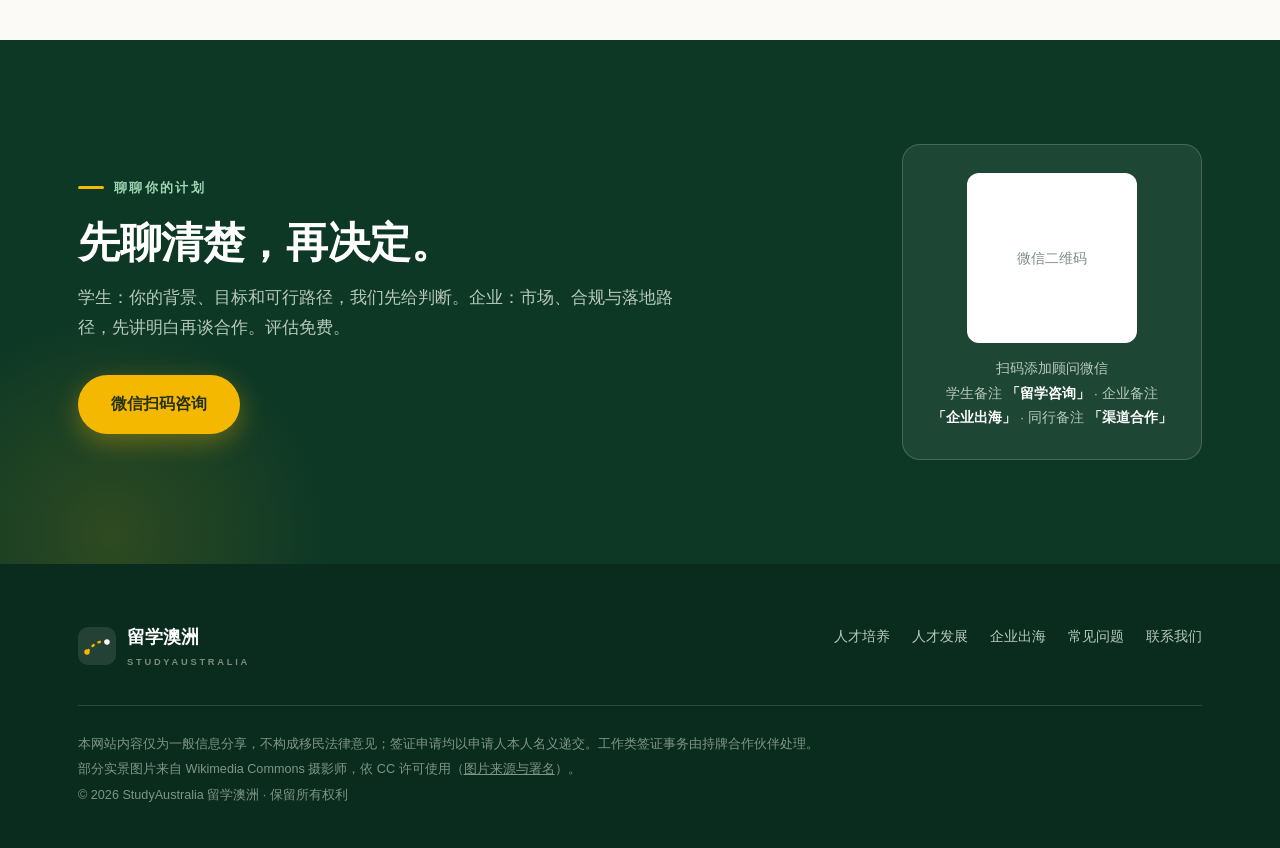
<file: v5/index.html>
<!DOCTYPE html>
<html lang="zh-CN">
<head>
  <meta charset="UTF-8">
  <meta name="viewport" content="width=device-width, initial-scale=1.0">
  <title>留学澳洲 StudyAustralia | 人才出海 · 企业出海 · 一条航线</title>
  <meta name="description" content="留学澳洲 StudyAustralia：人才培养（留学与签证支持）、人才发展（毕业工签与就业衔接）、企业出海（澳洲落地与人才对接）。澳洲本地团队，中澳双主体，一套 AI 案件系统全程留痕。">
  <meta property="og:title" content="留学澳洲 StudyAustralia | 人才出海 · 企业出海">
  <meta property="og:description" content="留学，只是出海的第一步。人才培养 · 人才发展 · 企业出海，一套系统全程有交代。">
  <meta property="og:type" content="website">
  <meta name="theme-color" content="#0d3826">
  <link rel="icon" href="data:image/svg+xml,%3Csvg xmlns='http://www.w3.org/2000/svg' viewBox='0 0 32 32'%3E%3Crect width='32' height='32' rx='8' fill='%230d3826'/%3E%3Cpath d='M7 21 Q16 9 25 12' stroke='%23f5b800' stroke-width='2' fill='none' stroke-dasharray='3 3'/%3E%3Ccircle cx='7' cy='21' r='2.4' fill='%23f5b800'/%3E%3Ccircle cx='25' cy='12' r='2.4' fill='white'/%3E%3C/svg%3E">
  <link rel="stylesheet" href="../css/v5.css">
</head>
<body>

  <header class="nav" id="nav">
    <div class="wrap nav-inner">
      <a class="brand" href="#" aria-label="留学澳洲 首页">
        <svg class="brand-mark" viewBox="0 0 38 38" aria-hidden="true">
          <rect width="38" height="38" rx="10" fill="#0d3826"/>
          <path d="M9 25 Q19 12 29 15" stroke="#f5b800" stroke-width="2.2" fill="none" stroke-dasharray="3.5 3.5"/>
          <circle cx="9" cy="25" r="2.7" fill="#f5b800"/>
          <circle cx="29" cy="15" r="2.7" fill="#fff"/>
        </svg>
        <span>
          <span class="brand-cn">留学澳洲</span>
          <span class="brand-en">STUDYAUSTRALIA</span>
        </span>
      </a>
      <button class="nav-toggle" id="navtoggle" aria-expanded="false" aria-controls="navlinks" aria-label="打开菜单">
        <span></span><span></span><span></span>
      </button>
      <ul class="nav-links" id="navlinks">
        <li><a href="#study">人才培养</a></li>
        <li><a href="#grow">人才发展</a></li>
        <li><a href="#biz">企业出海</a></li>
        <li><a href="#system">系统</a></li>
        <li><a href="#faq">常见问题</a></li>
        <li><a class="btn btn-gold" href="#contact">免费评估</a></li>
      </ul>
    </div>
  </header>

  <main>

    <!-- ============ Hero：皇家植物园草地蓝天 ============ -->
    <section class="hero">
      <div class="hero-bg" role="img" aria-label="墨尔本皇家植物园：草地、蓝天与远处的城市天际线"></div>
      <div class="hero-scrim"></div>
      <div class="wrap">
        <span class="hero-tag"><i></i>人才出海 × 企业出海 服务平台</span>
        <h1>留学，只是<b>出海</b>的第一步。</h1>
        <p class="sub">人才培养 · 人才发展 · 企业出海。澳洲本地团队，中澳双主体，一套 AI 案件系统，每一步都有交代。</p>
        <div class="hero-ctas">
          <a class="btn btn-gold" href="#contact">免费评估</a>
          <a class="btn btn-white-ghost" href="#biz">企业合作</a>
        </div>
        <div class="hero-foot">
          <span>材料真实合规</span>
          <span>以你本人名义递交</span>
          <span>进度全程透明</span>
          <span>墨尔本 · 中文服务</span>
        </div>
      </div>
    </section>

    <!-- ============ 三支柱 ============ -->
    <section class="section" id="pillars">
      <div class="wrap">
        <div class="sec-head rv">
          <span class="kicker">我们做什么</span>
          <h2 class="h2">一条航线，三段航程</h2>
          <p class="sub">从一个学生的成长，到一家企业的落地：留学是入口，出海是版图。</p>
        </div>
        <div class="pillars">
          <a class="pillar rv" href="#study">
            <div class="pillar-img" style="background-image:url('../assets/photos/campus.jpg')"><span class="no">01 · 人才培养</span></div>
            <div class="pillar-body">
              <h3>留学，把基础打扎实</h3>
              <p>中学、本科、硕博、职教四条线路；学生签证支持、转学续签、落地服务，全流程系统留痕。</p>
              <span class="pillar-go">查看留学服务 <i>→</i></span>
            </div>
          </a>
          <a class="pillar rv rv-1" href="#grow">
            <div class="pillar-img" style="background-image:url('../assets/photos/library_lawn.jpg')"><span class="no">02 · 人才发展</span></div>
            <div class="pillar-body">
              <h3>从学生，到能落地的人才</h3>
              <p>毕业工签支持、升学与职业路径规划、就业衔接：让澳洲学历长成真正的竞争力。</p>
              <span class="pillar-go">查看发展支持 <i>→</i></span>
            </div>
          </a>
          <a class="pillar rv rv-2" href="#biz">
            <div class="pillar-img" style="background-image:url('../assets/photos/carlton_gardens.jpg')"><span class="no">03 · 企业出海</span></div>
            <div class="pillar-body">
              <h3>企业落地澳洲，用对人才</h3>
              <p>落地咨询与对接、双语人才推荐、本地运营支持：人才因企业而有去处，企业因人才而能落地。</p>
              <span class="pillar-go">查看企业服务 <i>→</i></span>
            </div>
          </a>
        </div>
      </div>
    </section>

    <!-- ============ 人才培养 · 留学服务 ============ -->
    <section class="section tight" id="study" style="padding-top:0;">
      <div class="wrap">
        <div class="sec-head rv">
          <span class="kicker">人才培养 · 留学</span>
          <h2 class="h2">围绕留学全周期的六件事</h2>
          <p class="sub">每一件都按标准流程交付：有清单、有核查、有记录。</p>
        </div>
        <div class="svc-grid">
          <div class="svc rv">
            <span class="svc-ico"><svg viewBox="0 0 24 24" fill="none" stroke-width="1.8"><path d="M14 2H6a2 2 0 0 0-2 2v16a2 2 0 0 0 2 2h12a2 2 0 0 0 2-2V8z"/><path d="M14 2v6h6M8 13h8M8 17h5"/></svg></span>
            <h3>学生签证（500）全程支持</h3>
            <p>材料清单规划、真实学生（GS）陈述辅导、递交前多轮核查，申请以你本人名义递交。</p>
          </div>
          <div class="svc rv rv-1">
            <span class="svc-ico"><svg viewBox="0 0 24 24" fill="none" stroke-width="1.8"><path d="M22 10L12 5 2 10l10 5 10-5z"/><path d="M6 12v5c0 1.5 2.7 3 6 3s6-1.5 6-3v-5"/></svg></span>
            <h3>留学规划与院校申请</h3>
            <p>语言课程、College、TAFE 到本硕：按背景与预算选校，从 Offer 到 CoE 逐步落实。</p>
          </div>
          <div class="svc sky rv rv-2">
            <span class="svc-ico"><svg viewBox="0 0 24 24" fill="none" stroke-width="1.8"><path d="M17 3l4 4-9.5 9.5H7.5V12.5z"/><path d="M3 21h18"/></svg></span>
            <h3>在澳转学与续签</h3>
            <p>换学校、换专业、升学衔接与续签时间线管理，避免学籍与签证脱节。</p>
          </div>
          <div class="svc gold rv">
            <span class="svc-ico"><svg viewBox="0 0 24 24" fill="none" stroke-width="1.8"><circle cx="11" cy="11" r="7"/><path d="M21 21l-4.5-4.5"/></svg></span>
            <h3>疑难情况评估</h3>
            <p>拒签复盘、复杂签证史、时间紧迫：先把事实与证据理清楚，再谈方案，不夸大。</p>
          </div>
          <div class="svc sky rv rv-1">
            <span class="svc-ico"><svg viewBox="0 0 24 24" fill="none" stroke-width="1.8"><path d="M4 19c2-6 5-9 8-9s6 3 8 9"/><path d="M2 19h20"/><circle cx="12" cy="6" r="2.4"/></svg></span>
            <h3>访客与探亲签证（600）</h3>
            <p>父母来澳探亲、参加毕业典礼：行程与材料如实规划，安心团聚。</p>
          </div>
          <div class="svc rv rv-2">
            <span class="svc-ico"><svg viewBox="0 0 24 24" fill="none" stroke-width="1.8"><path d="M12 3l8 4v5c0 5-3.5 8-8 9-4.5-1-8-4-8-9V7z"/></svg></span>
            <h3>保险与落地服务</h3>
            <p>OSHC 学生保险、行前清单、接机住宿建议、落地安顿与档案管理。</p>
          </div>
        </div>
      </div>
    </section>

    <!-- ============ 人才发展 ============ -->
    <section class="section grow" id="grow">
      <div class="wrap grow-grid">
        <div class="grow-img rv">
          <div class="img" role="img" aria-label="墨尔本州立图书馆前坪：坐在草地上的学生们"></div>
          <span class="cap">MELBOURNE · 州立图书馆草坪</span>
        </div>
        <div>
          <div class="sec-head rv" style="margin-bottom:26px;">
            <span class="kicker">人才发展 · 在澳成长</span>
            <h2 class="h2">让澳洲学历，<span class="mark-y">长成竞争力</span></h2>
          </div>
          <div class="grow-item rv">
            <span class="n">1</span>
            <div><h3>毕业工签（485）支持</h3><p>毕业前后的时间线规划与材料流程支持，同样以你本人名义递交。</p></div>
          </div>
          <div class="grow-item rv rv-1">
            <span class="n">2</span>
            <div><h3>升学与职业路径规划</h3><p>继续深造还是进入职场：按你的专业与目标，把下一步走法讲清楚。</p></div>
          </div>
          <div class="grow-item rv rv-2">
            <span class="n">3</span>
            <div><h3>就业衔接</h3><p>对接出海企业的双语岗位需求：你在系统里的成长档案，就是你的推荐信。</p></div>
          </div>
        </div>
      </div>
    </section>

    <!-- ============ 企业出海（深绿主推） ============ -->
    <section class="section biz on-dark" id="biz">
      <div class="wrap">
        <div class="sec-head rv">
          <span class="kicker">企业出海 · 澳洲落地</span>
          <h2 class="h2">人才因企业而有去处，<br>企业因人才而能<b>落地</b>。</h2>
          <p class="sub">中国企业出海澳洲，缺的往往不是决心，是本地化的人和本地化的执行。这两样，正好是我们每天在做的事。</p>
        </div>
        <div class="biz-grid">
          <div class="rv">
            <div class="biz-svcs">
              <div class="biz-svc"><span><b>落地咨询与对接</b> · 公司设立、银行开户、财税事务，携手持牌合作伙伴执行。</span></div>
              <div class="biz-svc"><span><b>双语人才推荐与对接</b> · 我们系统里成长起来的澳洲学历人才，正是出海团队需要的人。</span></div>
              <div class="biz-svc"><span><b>本地运营支持</b> · 办公落地、供应商对接、政企资源，本地团队替你跑通。</span></div>
              <div class="biz-svc"><span><b>市场进入咨询</b> · 先把市场与合规环境讲清楚，再决定怎么进、投多少。</span></div>
            </div>
            <a class="btn btn-gold" href="#contact">洽谈企业合作</a>
            <div class="bridge rv">
              <div class="side"><b>中国主体</b><span>签约 · 对接 · 服务在国内</span></div>
              <span class="arrows">⇄</span>
              <div class="side"><b>澳洲本地团队</b><span>交付 · 落地 · 执行在墨尔本</span></div>
              <span class="arrows">⇄</span>
              <div class="side"><b>AI 案件系统</b><span>档案 · 核查 · 全程留痕</span></div>
            </div>
          </div>
          <div class="biz-photo rv rv-1">
            <div class="img" role="img" aria-label="墨尔本皇家展览馆与卡尔顿花园"></div>
            <span class="cap">MELBOURNE · 皇家展览馆</span>
          </div>
        </div>
      </div>
    </section>

    <!-- ============ 系统 ============ -->
    <section class="section" id="system">
      <div class="wrap sys-grid">
        <div>
          <div class="sec-head rv" style="margin-bottom:24px;">
            <span class="kicker">同一套系统</span>
            <h2 class="h2">AI 负责不出错，<br>顾问负责判断</h2>
            <p class="sub" style="margin-top:12px;">个人案件与企业项目跑同一套自研案件系统：该自动的自动，该人来的人来。</p>
          </div>
          <div class="sys-points">
            <div class="sys-point rv">
              <span class="ic"><svg viewBox="0 0 24 24" fill="none" stroke-width="1.8"><path d="M14 2H6a2 2 0 0 0-2 2v16a2 2 0 0 0 2 2h12a2 2 0 0 0 2-2V8z"/><path d="M14 2v6h6"/></svg></span>
              <div><h3>数字档案</h3><p>每位学生、每个项目一套结构化档案，不依赖任何人的记性。</p></div>
            </div>
            <div class="sys-point rv rv-1">
              <span class="ic"><svg viewBox="0 0 24 24" fill="none" stroke-width="1.8"><path d="M12 3l8 3.5v5c0 5-3.5 8.5-8 9.5-4.5-1-8-4.5-8-9.5v-5z"/><path d="M9 12l2.2 2.2L16 9.5"/></svg></span>
              <div><h3>递交前多轮核查</h3><p>完整性、一致性、常见硬伤，机器先扫、人再审，问题在递交前拦下。</p></div>
            </div>
            <div class="sys-point rv rv-2">
              <span class="ic"><svg viewBox="0 0 24 24" fill="none" stroke-width="1.8"><circle cx="12" cy="12" r="9"/><path d="M12 7v5l3 2"/></svg></span>
              <div><h3>节点主动同步</h3><p>关键进展主动告诉你，不用追着问「到哪了」。</p></div>
            </div>
            <div class="sys-point rv rv-3">
              <span class="ic"><svg viewBox="0 0 24 24" fill="none" stroke-width="1.8"><rect x="4" y="10" width="16" height="10" rx="2"/><path d="M8 10V7a4 4 0 0 1 8 0v3"/></svg></span>
              <div><h3>隐私硬边界</h3><p>材料仅用于你本人的申请或你的项目，敏感信息有硬性访问边界。</p></div>
            </div>
          </div>
        </div>
        <div class="case-card rv rv-1">
          <div class="case-head"><b>申请档案 · 示意</b><span>递交前核查中</span></div>
          <div class="case-row">护照信息页 <span class="ok">已核查 ✓</span></div>
          <div class="case-row">学历与成绩单 <span class="ok">已入档 ✓</span></div>
          <div class="case-row">存款证明 <span class="ok">覆盖学费与生活费 ✓</span></div>
          <div class="case-row">GS 学习计划陈述 <span class="ok">一致性通过 ✓</span></div>
          <div class="case-row">递交前终检 <span class="doing">进行中 …</span></div>
          <div class="case-foot">
            <div class="case-bar"><i></i></div>
            <small>界面示意：材料状态与进度在系统中实时留痕</small>
          </div>
        </div>
      </div>
    </section>

    <!-- ============ 路线 ============ -->
    <section class="section tight" id="paths" style="padding-top:0;">
      <div class="wrap">
        <div class="sec-head rv">
          <span class="kicker">留学路线</span>
          <h2 class="h2">四条线路，先评估再上车</h2>
        </div>
        <div class="paths">
          <div class="path rv">
            <b><small>LINE 01</small>中学线</b>
            <div class="stops"><span class="stop">国内初中</span><span class="sep">→</span><span class="stop">澳洲中学</span><span class="sep">→</span><span class="stop">高考体系</span><span class="sep">→</span><span class="stop end">本科</span></div>
          </div>
          <div class="path rv rv-1">
            <b><small>LINE 02</small>本科线</b>
            <div class="stops"><span class="stop">高中毕业</span><span class="sep">→</span><span class="stop">预科 / 国际大一</span><span class="sep">→</span><span class="stop">本科</span><span class="sep">→</span><span class="stop end">毕业工签</span></div>
          </div>
          <div class="path rv rv-2">
            <b><small>LINE 03</small>硕博线</b>
            <div class="stops"><span class="stop">本科 / 在职</span><span class="sep">→</span><span class="stop">硕士</span><span class="sep">→</span><span class="stop">博士 / 就业</span><span class="sep">→</span><span class="stop end">长期发展</span></div>
          </div>
          <div class="path rv rv-3">
            <b><small>LINE 04</small>职教线</b>
            <div class="stops"><span class="stop">语言班</span><span class="sep">→</span><span class="stop">TAFE 技能课程</span><span class="sep">→</span><span class="stop">实习就业</span><span class="sep">→</span><span class="stop end">升学 / 发展</span></div>
          </div>
        </div>
      </div>
    </section>

    <!-- ============ FAQ ============ -->
    <section class="section tight" id="faq" style="padding-top:0;">
      <div class="wrap">
        <div class="sec-head rv" style="text-align:center;">
          <h2 class="h2">常见问题</h2>
        </div>
        <div class="faq-wrap rv">
          <details class="faq">
            <summary>你们是移民代理（MARA）吗？</summary>
            <p class="faq-a">我们是教育与出海服务咨询机构，不是澳大利亚注册移民代理，也不提供移民法律意见。签证申请以申请人本人名义递交，我们做的是规划、材料整理与流程支持；涉及法律意见的情形，我们会建议咨询注册移民代理或律师。</p>
          </details>
          <details class="faq">
            <summary>能保证下签吗？</summary>
            <p class="faq-a">没有任何机构能保证签证结果，说能保证的请保持警惕。我们承诺的是过程质量：材料真实、完整、一致，每一步有核查、有记录。</p>
          </details>
          <details class="faq">
            <summary>咨询收费吗？</summary>
            <p class="faq-a">初步评估免费。确定要做之后，我们会给出书面方案，路径、时间线和费用一次说清。</p>
          </details>
          <details class="faq">
            <summary>企业出海服务包含办工作签证吗？</summary>
            <p class="faq-a">工作类签证属于注册移民代理与律师的法域，这部分我们携手持牌合作伙伴处理。我们自身提供的是落地咨询与对接、双语人才推荐、本地运营支持与市场进入咨询。</p>
          </details>
          <details class="faq">
            <summary>我的材料和隐私安全吗？</summary>
            <p class="faq-a">所有材料进入标准化电子档案，仅用于你本人的申请或你的项目；护照、证件、账户类敏感信息有严格的内部访问边界，不会用于任何其他用途。</p>
          </details>
          <details class="faq">
            <summary>人在澳洲、签证快到期了还来得及吗？</summary>
            <p class="faq-a">越早评估越好。时间紧迫的案件我们会先做可行性判断：能做就全速推进，不能做也会直接告诉你，不耽误你的时间。</p>
          </details>
          <details class="faq">
            <summary>我是留学机构，可以和你们合作吗？</summary>
            <p class="faq-a">可以。我们为留学机构与独立顾问提供澳洲端后端支持：申请与签证流程、疑难案件评估、保险与落地，逐案对账、界面清楚、不越界不抢客。添加下方微信并备注「渠道合作」即可。</p>
          </details>
        </div>
      </div>
    </section>

    <!-- ============ CTA ============ -->
    <section class="section cta on-dark" id="contact">
      <div class="wrap">
        <div>
          <span class="kicker">聊聊你的计划</span>
          <h2 class="h2">先聊清楚，再决定。</h2>
          <p class="sub">学生：你的背景、目标和可行路径，我们先给判断。企业：市场、合规与落地路径，先讲明白再谈合作。评估免费。</p>
          <a class="btn btn-gold" href="#contact-qr">微信扫码咨询</a>
        </div>
        <div class="qr-card" id="contact-qr">
          <!-- 真实二维码到位后替换：<img src="assets/wechat-qr.png" alt="顾问微信二维码"> -->
          <div class="qr-box">微信二维码</div>
          <p class="cap">扫码添加顾问微信<br>学生备注 <b>「留学咨询」</b> · 企业备注 <b>「企业出海」</b> · 同行备注 <b>「渠道合作」</b></p>
        </div>
      </div>
    </section>
  </main>

  <footer class="footer">
    <div class="wrap">
      <div class="footer-top">
        <div class="brand">
          <svg class="brand-mark" viewBox="0 0 38 38" aria-hidden="true">
            <rect width="38" height="38" rx="10" fill="rgba(255,255,255,0.1)"/>
            <path d="M9 25 Q19 12 29 15" stroke="#f5b800" stroke-width="2.2" fill="none" stroke-dasharray="3.5 3.5"/>
            <circle cx="9" cy="25" r="2.7" fill="#f5b800"/>
            <circle cx="29" cy="15" r="2.7" fill="#fff"/>
          </svg>
          <span>
            <span class="brand-cn">留学澳洲</span>
            <span class="brand-en">STUDYAUSTRALIA</span>
          </span>
        </div>
        <ul class="footer-links">
          <li><a href="#study">人才培养</a></li>
          <li><a href="#grow">人才发展</a></li>
          <li><a href="#biz">企业出海</a></li>
          <li><a href="#faq">常见问题</a></li>
          <li><a href="#contact">联系我们</a></li>
        </ul>
      </div>
      <p class="footer-legal">
        本网站内容仅为一般信息分享，不构成移民法律意见；签证申请均以申请人本人名义递交。工作类签证事务由持牌合作伙伴处理。<br>
        部分实景图片来自 Wikimedia Commons 摄影师，依 CC 许可使用（<a href="../assets/photos/CREDITS.txt">图片来源与署名</a>）。<br>
        © <span id="year">2026</span> StudyAustralia 留学澳洲 · 保留所有权利
      </p>
    </div>
  </footer>

  <script src="../js/premium.js"></script>
</body>
</html>
</file>
<file: css/premium.css>
/* ============================================================
   StudyAustralia · 高端版设计系统 (premium)
   方向：暖白底 + 近黑藏蓝 + 香槟金点缀 · editorial 排版 · 质感与留白并重
   配色锁定：单一金色 accent（#c1994e 系），深色区为 near-black navy
   圆角：几乎无（2-4px，高端偏方）· 动效：仅 transform/opacity，reduced-motion 全降级
   ============================================================ */

:root {
  --ink: #0a0f1a;          /* 近黑藏蓝：深色区背景 */
  --ink-2: #10182a;
  --ink-line: #23304a;     /* 深色区分隔线 */
  --graphite: #1c2432;     /* 次深 */
  --body: #4a5568;         /* 正文 */
  --muted: #8a93a6;        /* 次级 */
  --paper: #f7f5f0;        /* 暖白页面底（非冷白，高端关键）*/
  --paper-2: #efece4;      /* 略深暖白 */
  --card: #fffefb;         /* 卡片：暖白 */
  --line: #e4dfd4;         /* 浅色区分隔线（暖调）*/
  --gold: #b8933f;         /* 香槟金 accent（唯一强调色）*/
  --gold-2: #a37f33;       /* 深金 hover */
  --gold-lt: #d9c48a;      /* 浅金：深色区上的金 */
  --gold-tint: #f3ecdb;    /* 金的极浅底 */
  --on-ink: #eef0f4;       /* 深底上主文字 */
  --on-ink-2: #9aa4b6;     /* 深底上次文字 */
  --ease: cubic-bezier(0.22, 1, 0.36, 1);
  --nav-h: 76px;
  --serif: "Songti SC", "STSong", "Noto Serif SC", "Source Han Serif SC", "SimSun", serif;
  --sans: -apple-system, BlinkMacSystemFont, "PingFang SC", "Hiragino Sans GB", "Microsoft YaHei", "Noto Sans CJK SC", sans-serif;
}

* { box-sizing: border-box; margin: 0; padding: 0; }
html { -webkit-text-size-adjust: 100%; scroll-behavior: smooth; scroll-padding-top: 90px; }
body {
  font-family: var(--sans);
  color: var(--ink);
  background: var(--paper);
  line-height: 1.8;
  font-size: 16px;
  -webkit-font-smoothing: antialiased;
}
img, svg { display: block; max-width: 100%; }
a { color: inherit; text-decoration: none; }
::selection { background: var(--gold); color: #fff; }
:focus-visible { outline: 2px solid var(--gold); outline-offset: 3px; }

.wrap { max-width: 1200px; margin: 0 auto; padding: 0 32px; }
.wrap-narrow { max-width: 920px; margin: 0 auto; padding: 0 32px; }

/* ---------- 排版：editorial ---------- */
.serif { font-family: var(--serif); }
.kicker {
  display: inline-flex; align-items: center; gap: 12px;
  font-size: 0.76rem; font-weight: 600; letter-spacing: 0.22em; text-transform: uppercase;
  color: var(--gold);
}
.kicker::before { content: ""; width: 26px; height: 1px; background: var(--gold); }
.kicker.center::after { content: ""; width: 26px; height: 1px; background: var(--gold); }
.kicker.center { justify-content: center; }

.display {
  font-family: var(--serif);
  font-size: clamp(2.4rem, 5.6vw, 4.2rem);
  line-height: 1.16; font-weight: 600; letter-spacing: 0.01em;
}
.h-sec {
  font-family: var(--serif);
  font-size: clamp(1.9rem, 3.6vw, 2.8rem);
  line-height: 1.28; font-weight: 600;
}
.lead { font-size: 1.08rem; color: var(--body); line-height: 1.9; max-width: 42em; }
.sec-head { margin-bottom: 56px; }
.sec-head .h-sec { margin-top: 16px; }
.sec-head.center { text-align: center; }
.sec-head.center .lead { margin: 16px auto 0; }

/* ---------- buttons ---------- */
.btn {
  display: inline-flex; align-items: center; justify-content: center; gap: 10px;
  padding: 15px 32px; font-size: 0.98rem; font-weight: 600; border-radius: 2px;
  border: 1px solid transparent; cursor: pointer; transition: all 0.35s var(--ease);
  letter-spacing: 0.02em;
}
.btn-gold { background: var(--gold); color: #fff; }
.btn-gold:hover { background: var(--gold-2); transform: translateY(-2px); box-shadow: 0 12px 30px rgba(184,147,63,0.28); }
.btn-line { border-color: var(--ink); color: var(--ink); }
.btn-line:hover { background: var(--ink); color: #fff; }
.btn-line-light { border-color: rgba(255,255,255,0.35); color: #fff; }
.btn-line-light:hover { background: rgba(255,255,255,0.1); border-color: #fff; }
.btn-lg { padding: 17px 40px; }

.arrow-link { display: inline-flex; align-items: center; gap: 8px; color: var(--gold); font-weight: 600; transition: gap 0.3s var(--ease); }
.arrow-link:hover { gap: 14px; }

/* ---------- nav ---------- */
.nav {
  position: fixed; inset: 0 0 auto 0; height: var(--nav-h); z-index: 100;
  display: flex; align-items: center;
  transition: background 0.4s var(--ease), box-shadow 0.4s var(--ease), height 0.4s var(--ease);
}
.nav.solid { background: rgba(247,245,240,0.9); -webkit-backdrop-filter: blur(16px); backdrop-filter: blur(16px); box-shadow: 0 1px 0 var(--line); }
.nav.on-dark:not(.solid) { color: #fff; }
.nav-inner { display: flex; align-items: center; justify-content: space-between; width: 100%; }
.brand { display: flex; align-items: center; gap: 13px; }
.brand-mark { width: 40px; height: 40px; flex: none; }
.brand-tt { line-height: 1.15; }
.brand-cn { font-family: var(--serif); font-weight: 600; font-size: 1.2rem; letter-spacing: 0.04em; }
.brand-en { font-size: 0.6rem; letter-spacing: 0.32em; color: var(--muted); font-weight: 600; }
.nav.on-dark:not(.solid) .brand-en { color: var(--on-ink-2); }
.nav-links { display: flex; align-items: center; gap: 38px; list-style: none; }
.nav-links a:not(.btn) { font-size: 0.94rem; font-weight: 500; position: relative; padding: 4px 0; transition: color 0.25s; }
.nav-links a:not(.btn)::after { content: ""; position: absolute; left: 0; bottom: 0; width: 0; height: 1px; background: var(--gold); transition: width 0.3s var(--ease); }
.nav-links a:not(.btn):hover::after { width: 100%; }
.nav-links a:not(.btn):hover { color: var(--gold); }
.nav-cta { padding: 10px 24px; font-size: 0.9rem; background: var(--gold); color: #fff !important; border-radius: 2px; transition: all 0.3s var(--ease); }
.nav-cta:hover { background: var(--gold-2); }
.nav-cta::after { display: none; }
.nav-toggle { display: none; background: none; border: 0; cursor: pointer; padding: 8px; }
.nav-toggle span { display: block; width: 24px; height: 2px; background: currentColor; transition: 0.3s var(--ease); }
.nav-toggle span + span { margin-top: 6px; }

/* ---------- hero（深色质感，eye-catch）---------- */
.hero {
  position: relative; min-height: 100vh; display: flex; align-items: center;
  background: var(--ink); color: var(--on-ink); overflow: hidden;
  padding: calc(var(--nav-h) + 40px) 0 60px;
}
.hero-bg { position: absolute; inset: 0; z-index: 0; }
.hero-bg svg { width: 100%; height: 100%; }
.hero-glow {
  position: absolute; z-index: 0; width: 780px; height: 780px; right: -180px; top: -160px;
  background: radial-gradient(circle, rgba(184,147,63,0.18), transparent 62%);
  pointer-events: none;
}
.hero-vignette { position: absolute; inset: 0; z-index: 1; background: linear-gradient(90deg, rgba(10,15,26,0.92) 0%, rgba(10,15,26,0.55) 55%, rgba(10,15,26,0.2) 100%); }
.hero .wrap { position: relative; z-index: 2; }
.hero-grid { display: grid; grid-template-columns: 1.15fr 0.85fr; gap: 60px; align-items: center; }
.hero .kicker { color: var(--gold-lt); }
.hero .kicker::before { background: var(--gold-lt); }
.hero-title { font-family: var(--serif); font-size: clamp(2.7rem, 6vw, 4.6rem); line-height: 1.14; font-weight: 600; margin: 26px 0 24px; }
.hero-title em { font-style: normal; color: var(--gold-lt); }
.hero-sub { font-size: 1.14rem; color: var(--on-ink-2); line-height: 1.9; max-width: 32em; margin-bottom: 40px; }
.hero-ctas { display: flex; gap: 16px; flex-wrap: wrap; }
.hero-side { position: relative; }

/* hero 右侧：金线航线装置 */
.route-frame { position: relative; aspect-ratio: 1/1.08; border: 1px solid var(--ink-line); border-radius: 3px; overflow: hidden; background: linear-gradient(155deg, #0e1626, #0a0f1a 70%); }
.route-frame svg { position: absolute; inset: 0; width: 100%; height: 100%; }
.route-badge { position: absolute; left: 22px; bottom: 20px; z-index: 3; }
.route-badge .num { font-family: var(--serif); font-size: 2.4rem; color: var(--gold-lt); line-height: 1; }
.route-badge .lbl { font-size: 0.76rem; color: var(--on-ink-2); letter-spacing: 0.06em; margin-top: 4px; }

.hero-scroll { position: absolute; left: 50%; bottom: 26px; transform: translateX(-50%); z-index: 2; display: flex; flex-direction: column; align-items: center; gap: 8px; color: var(--on-ink-2); font-size: 0.7rem; letter-spacing: 0.2em; }
.hero-scroll .bar { width: 1px; height: 40px; background: linear-gradient(var(--gold-lt), transparent); animation: scrolldn 2s var(--ease) infinite; }
@keyframes scrolldn { 0%{transform:scaleY(0);transform-origin:top} 45%{transform:scaleY(1);transform-origin:top} 55%{transform:scaleY(1);transform-origin:bottom} 100%{transform:scaleY(0);transform-origin:bottom} }

/* ---------- 数字信任带 ---------- */
.stats { background: var(--ink-2); color: var(--on-ink); border-top: 1px solid var(--ink-line); }
.stats-grid { display: grid; grid-template-columns: repeat(4, 1fr); }
.stat { padding: 52px 32px; border-left: 1px solid var(--ink-line); position: relative; }
.stat:first-child { border-left: 0; }
.stat .num { font-family: var(--serif); font-size: 3rem; line-height: 1; color: #fff; display: flex; align-items: baseline; gap: 3px; }
.stat .num .suffix { font-size: 1.5rem; color: var(--gold-lt); }
.stat .lbl { margin-top: 12px; color: var(--on-ink-2); font-size: 0.92rem; }
.stat .note { font-size: 0.72rem; color: #5f6b80; margin-top: 6px; letter-spacing: 0.03em; }

/* ---------- section 通用 ---------- */
.section { padding: 130px 0; }
.section.tight { padding: 100px 0; }
.section.paper-2 { background: var(--paper-2); }

/* ---------- 关于（editorial split）---------- */
.about-grid { display: grid; grid-template-columns: 0.95fr 1.05fr; gap: 72px; align-items: center; }
.about-visual { position: relative; aspect-ratio: 4/5; border-radius: 3px; overflow: hidden; background: var(--ink); }
.about-visual .ph {
  position: absolute; inset: 0; display: flex; flex-direction: column; align-items: center; justify-content: center;
  gap: 14px; color: var(--on-ink-2); text-align: center; padding: 30px;
  background: linear-gradient(160deg, #121c30, #0a0f1a);
}
.about-visual .ph .ico { width: 46px; height: 46px; opacity: 0.5; }
.about-visual .ph small { font-size: 0.76rem; letter-spacing: 0.04em; }
.about-visual .corner { position: absolute; width: 34px; height: 34px; border: 1px solid var(--gold); }
.about-visual .corner.tl { top: 16px; left: 16px; border-right: 0; border-bottom: 0; }
.about-visual .corner.br { bottom: 16px; right: 16px; border-left: 0; border-top: 0; }
.about-copy p { color: var(--body); margin-top: 20px; line-height: 1.95; }
.about-copy p:first-of-type { margin-top: 24px; }
.about-sign { margin-top: 30px; display: flex; align-items: center; gap: 16px; }
.about-sign .est { font-family: var(--serif); font-size: 1.5rem; color: var(--gold); }
.about-sign .est-l { font-size: 0.82rem; color: var(--muted); }

/* ---------- 服务（editorial 列表，非等大卡）---------- */
.svc-list { border-top: 1px solid var(--line); }
.svc {
  display: grid; grid-template-columns: 90px 1fr auto; gap: 32px; align-items: center;
  padding: 38px 8px; border-bottom: 1px solid var(--line); position: relative;
  transition: padding 0.4s var(--ease);
}
.svc::before { content: ""; position: absolute; left: 0; top: 0; height: 100%; width: 0; background: var(--gold-tint); z-index: -1; transition: width 0.4s var(--ease); }
.svc:hover { padding-left: 24px; padding-right: 24px; }
.svc:hover::before { width: 100%; }
.svc-num { font-family: var(--serif); font-size: 1.3rem; color: var(--gold); }
.svc-main h3 { font-size: 1.35rem; font-weight: 600; margin-bottom: 6px; }
.svc-main p { color: var(--body); font-size: 0.96rem; max-width: 44em; }
.svc-go { width: 44px; height: 44px; border: 1px solid var(--line); border-radius: 50%; display: flex; align-items: center; justify-content: center; color: var(--muted); transition: all 0.35s var(--ease); flex: none; }
.svc:hover .svc-go { background: var(--gold); border-color: var(--gold); color: #fff; transform: rotate(-45deg); }

/* ---------- 为什么选我们（深色 signature，eye-catch）---------- */
.why { background: var(--ink); color: var(--on-ink); position: relative; overflow: hidden; }
.why .glow { position: absolute; width: 620px; height: 620px; left: -160px; bottom: -200px; background: radial-gradient(circle, rgba(184,147,63,0.14), transparent 62%); }
.why .wrap { position: relative; z-index: 2; }
.why .kicker { color: var(--gold-lt); }
.why .kicker::before, .why .kicker.center::after { background: var(--gold-lt); }
.why .h-sec { color: #fff; }
.why-grid { display: grid; grid-template-columns: repeat(3, 1fr); gap: 0; margin-top: 60px; border-top: 1px solid var(--ink-line); }
.why-item { padding: 44px 34px 44px 0; border-right: 1px solid var(--ink-line); }
.why-item:nth-child(3n) { border-right: 0; padding-right: 0; }
.why-item:not(:nth-child(-n+3)) { border-top: 1px solid var(--ink-line); margin-top: -1px; }
.why-ico { width: 40px; height: 40px; color: var(--gold-lt); margin-bottom: 22px; }
.why-item h3 { color: #fff; font-family: var(--serif); font-size: 1.3rem; margin-bottom: 12px; }
.why-item p { color: var(--on-ink-2); font-size: 0.95rem; line-height: 1.85; }

/* ---------- 成功案例 ---------- */
.cases-grid { display: grid; grid-template-columns: repeat(3, 1fr); gap: 26px; }
.case {
  background: var(--card); border: 1px solid var(--line); border-radius: 3px; padding: 38px 32px;
  position: relative; transition: transform 0.4s var(--ease), box-shadow 0.4s var(--ease);
}
.case:hover { transform: translateY(-5px); box-shadow: 0 22px 50px rgba(10,15,26,0.1); }
.case .quote { font-family: var(--serif); font-size: 2.6rem; color: var(--gold); line-height: 0.6; height: 24px; }
.case p { color: var(--body); font-size: 0.98rem; line-height: 1.85; margin: 18px 0 26px; }
.case-who { display: flex; align-items: center; gap: 14px; border-top: 1px solid var(--line); padding-top: 22px; }
.case-ini { width: 46px; height: 46px; border-radius: 50%; background: var(--ink); color: var(--gold-lt); font-family: var(--serif); font-size: 1.2rem; display: flex; align-items: center; justify-content: center; flex: none; }
.case-who b { font-size: 0.98rem; }
.case-who span { display: block; font-size: 0.82rem; color: var(--muted); margin-top: 2px; }

/* ---------- 流程（时间线）---------- */
.flow-grid { display: grid; grid-template-columns: repeat(5, 1fr); gap: 0; position: relative; }
.flow-step { padding: 0 22px; position: relative; }
.flow-step::before { content: ""; position: absolute; top: 13px; left: 0; right: 0; height: 1px; background: var(--line); }
.flow-step:first-child::before { left: 50%; }
.flow-step:last-child::before { right: 50%; }
.flow-dot { width: 12px; height: 12px; border-radius: 50%; background: var(--gold); position: relative; z-index: 2; margin: 8px auto 26px; box-shadow: 0 0 0 6px var(--paper); }
.flow-step.center-dot .flow-dot { margin-left: auto; margin-right: auto; }
.flow-num { font-family: var(--serif); color: var(--gold); font-size: 0.9rem; text-align: center; margin-bottom: 8px; }
.flow-step h3 { font-size: 1.05rem; text-align: center; margin-bottom: 8px; }
.flow-step p { font-size: 0.86rem; color: var(--body); text-align: center; line-height: 1.7; }

/* ---------- AI 系统（浅色，精致）---------- */
.ai-split { display: grid; grid-template-columns: 1fr 1fr; gap: 70px; align-items: center; }
.ai-feats { margin-top: 8px; }
.ai-feat { display: flex; gap: 18px; padding: 22px 0; border-top: 1px solid var(--line); }
.ai-feat:first-child { border-top: 0; }
.ai-feat .n { font-family: var(--serif); color: var(--gold); font-size: 1.05rem; flex: none; }
.ai-feat h3 { font-size: 1.08rem; margin-bottom: 5px; }
.ai-feat p { color: var(--body); font-size: 0.93rem; }
.ai-visual { aspect-ratio: 1/1; border-radius: 3px; background: var(--ink); position: relative; overflow: hidden; }
.ai-visual svg { position: absolute; inset: 0; width: 100%; height: 100%; }

/* ---------- FAQ ---------- */
.faq-item { border-bottom: 1px solid var(--line); }
.faq-q { display: flex; justify-content: space-between; align-items: center; gap: 20px; padding: 26px 4px; cursor: pointer; font-size: 1.08rem; font-weight: 600; list-style: none; }
.faq-q::-webkit-details-marker { display: none; }
.faq-q .pm { width: 30px; height: 30px; flex: none; position: relative; }
.faq-q .pm::before, .faq-q .pm::after { content: ""; position: absolute; background: var(--gold); transition: transform 0.3s var(--ease); }
.faq-q .pm::before { left: 7px; right: 7px; top: 14px; height: 1.5px; }
.faq-q .pm::after { top: 7px; bottom: 7px; left: 14px; width: 1.5px; }
.faq-item[open] .pm::after { transform: scaleY(0); }
.faq-a { padding: 0 4px 28px; color: var(--body); max-width: 52em; line-height: 1.9; }

/* ---------- 联系 CTA（深色）---------- */
.cta { background: var(--ink); color: var(--on-ink); position: relative; overflow: hidden; }
.cta .glow { position: absolute; width: 700px; height: 700px; right: -160px; top: -220px; background: radial-gradient(circle, rgba(184,147,63,0.16), transparent 62%); }
.cta .wrap { position: relative; z-index: 2; }
.cta-grid { display: grid; grid-template-columns: 1.1fr 0.9fr; gap: 64px; align-items: center; }
.cta .kicker { color: var(--gold-lt); }
.cta .kicker::before { background: var(--gold-lt); }
.cta .h-sec { color: #fff; }
.cta p.lead { color: var(--on-ink-2); }
.cta-actions { margin-top: 34px; display: flex; gap: 16px; flex-wrap: wrap; }
.qr-card { background: rgba(255,255,255,0.04); border: 1px solid var(--ink-line); border-radius: 3px; padding: 34px; text-align: center; }
.qr-box { width: 180px; height: 180px; margin: 0 auto 16px; background: #fff; border-radius: 3px; display: flex; align-items: center; justify-content: center; color: var(--muted); font-size: 0.86rem; }
.qr-card .cap { color: var(--on-ink-2); font-size: 0.88rem; }
.qr-card .cap b { color: #fff; }

/* ---------- footer ---------- */
.footer { background: #070b13; color: var(--on-ink-2); padding: 70px 0 40px; }
.footer-top { display: grid; grid-template-columns: 1.4fr 1fr 1fr; gap: 40px; padding-bottom: 44px; border-bottom: 1px solid var(--ink-line); }
.footer .brand-cn { color: #fff; }
.footer-blurb { margin-top: 18px; font-size: 0.9rem; line-height: 1.8; max-width: 26em; }
.footer-col h4 { color: #fff; font-size: 0.82rem; letter-spacing: 0.14em; text-transform: uppercase; margin-bottom: 18px; }
.footer-col a { display: block; font-size: 0.92rem; padding: 6px 0; transition: color 0.25s; }
.footer-col a:hover { color: var(--gold-lt); }
.footer-legal { padding-top: 28px; font-size: 0.8rem; line-height: 1.9; color: #5a6478; }

/* ---------- reveal 动效 ---------- */
.rv { opacity: 0; transform: translateY(30px); transition: opacity 0.9s var(--ease), transform 0.9s var(--ease); }
.rv.in { opacity: 1; transform: none; }
.rv-1 { transition-delay: 0.1s; } .rv-2 { transition-delay: 0.2s; } .rv-3 { transition-delay: 0.3s; } .rv-4 { transition-delay: 0.4s; }

@media (prefers-reduced-motion: reduce) {
  html { scroll-behavior: auto; }
  .rv { opacity: 1; transform: none; transition: none; }
  .hero-scroll .bar { animation: none; }
  * { transition: none !important; }
}

/* ---------- responsive ---------- */
@media (max-width: 1024px) {
  .hero-grid, .about-grid, .ai-split, .cta-grid { grid-template-columns: 1fr; gap: 44px; }
  .hero-side { max-width: 440px; }
  .why-grid { grid-template-columns: 1fr 1fr; }
  .why-item:nth-child(3n) { border-right: 1px solid var(--ink-line); padding-right: 34px; }
  .why-item:nth-child(2n) { border-right: 0; padding-right: 0; }
}
@media (max-width: 860px) {
  .wrap, .wrap-narrow { padding: 0 22px; }
  .section { padding: 84px 0; }
  .stats-grid { grid-template-columns: 1fr 1fr; }
  .stat { border-left: 0; border-top: 1px solid var(--ink-line); }
  .stat:nth-child(-n+2) { border-top: 0; }
  .stat:nth-child(2n) { border-left: 1px solid var(--ink-line); }
  .cases-grid { grid-template-columns: 1fr; }
  .why-grid { grid-template-columns: 1fr; }
  .why-item, .why-item:nth-child(3n) { border-right: 0; padding-right: 0; }
  .why-item:not(:first-child) { border-top: 1px solid var(--ink-line); }
  .flow-grid { grid-template-columns: 1fr; gap: 30px; }
  .flow-step::before { display: none; }
  .flow-dot { margin-left: 0; }
  .flow-num, .flow-step h3, .flow-step p { text-align: left; }
  .footer-top { grid-template-columns: 1fr; gap: 30px; }
  .nav-links { display: none; }
  .nav-toggle { display: block; }
  .nav-links.open {
    display: flex; position: fixed; inset: var(--nav-h) 0 auto 0; flex-direction: column;
    align-items: flex-start; gap: 6px; background: var(--paper); padding: 22px; box-shadow: 0 20px 40px rgba(0,0,0,0.1);
  }
  .nav-links.open a { color: var(--ink); font-size: 1.05rem; padding: 10px 0; }
}
</file>
<file: css/v3.css>
/* ============================================================
   StudyAustralia · v3「明亮通透」设计系统
   诊断修正：v2 过暗过空（大面积深底+纯文字+衬线宋体+上线占位框）。
   v3 方向：浅底明亮 + 深海军蓝/天蓝渐变 + 暖金点缀 · 板块饱满有物料 · 全无衬线
   规则：唯一深色块 = AI 系统区；卡片圆角统一 16px；按钮 pill；
        动效仅 transform/opacity + IO 驱动，reduced-motion 全降级
   ============================================================ */

:root {
  --navy: #0e2a52;        /* 深海军蓝：标题/深色区 */
  --navy-2: #0a1f3e;
  --blue: #2563eb;        /* 主 accent */
  --sky: #38bdf8;         /* 渐变搭档 */
  --gold: #d9a441;        /* 暖金：次 accent（点缀） */
  --ink: #16233a;         /* 正文标题字 */
  --body: #4b5b73;
  --muted: #7b8aa1;
  --bg: #f6f9fd;          /* 页面底：清透微蓝 */
  --card: #ffffff;
  --line: #e3eaf4;
  --tint-blue: #eaf2ff;
  --tint-sky: #e6f7ff;
  --tint-gold: #fdf3e0;
  --tint-green: #e8f7ef;
  --grad: linear-gradient(135deg, #2563eb 0%, #38bdf8 100%);
  --grad-deep: linear-gradient(135deg, #0e2a52 0%, #1d4ed8 100%);
  --shadow-sm: 0 2px 10px rgba(14, 42, 82, 0.06);
  --shadow-md: 0 10px 34px rgba(14, 42, 82, 0.10);
  --shadow-lg: 0 24px 60px rgba(14, 42, 82, 0.14);
  --r: 16px;
  --r-sm: 12px;
  --ease: cubic-bezier(0.22, 1, 0.36, 1);
  --nav-h: 72px;
}

* { box-sizing: border-box; margin: 0; padding: 0; }
html { -webkit-text-size-adjust: 100%; scroll-behavior: smooth; scroll-padding-top: 88px; }
body {
  font-family: -apple-system, BlinkMacSystemFont, "PingFang SC", "Hiragino Sans GB",
    "Microsoft YaHei", "Noto Sans CJK SC", sans-serif;
  color: var(--ink); background: var(--bg);
  line-height: 1.78; font-size: 16px; -webkit-font-smoothing: antialiased;
}
img, svg { display: block; max-width: 100%; }
a { color: inherit; text-decoration: none; }
::selection { background: var(--blue); color: #fff; }
:focus-visible { outline: 2px solid var(--blue); outline-offset: 3px; border-radius: 4px; }

.wrap { max-width: 1180px; margin: 0 auto; padding: 0 28px; }

/* ---------- 排版 ---------- */
.h1 { font-size: clamp(2.3rem, 5vw, 3.6rem); line-height: 1.2; font-weight: 800; letter-spacing: -0.015em; }
.h2 { font-size: clamp(1.7rem, 3.2vw, 2.4rem); line-height: 1.3; font-weight: 800; letter-spacing: -0.01em; }
.sub { color: var(--body); font-size: 1.05rem; max-width: 40em; }
.grad-text { background: var(--grad); -webkit-background-clip: text; background-clip: text; color: transparent; }
.sec-head { text-align: center; margin-bottom: 52px; }
.sec-head .sub { margin: 14px auto 0; }
.sec-head.left { text-align: left; }
.sec-head.left .sub { margin-left: 0; }
.eyebrow-chip {
  display: inline-flex; align-items: center; gap: 7px;
  font-size: 0.82rem; font-weight: 600; color: var(--blue);
  background: var(--tint-blue); border: 1px solid #d3e3ff;
  padding: 6px 14px; border-radius: 999px; margin-bottom: 16px;
}
.eyebrow-chip::before { content: ""; width: 7px; height: 7px; border-radius: 50%; background: var(--grad); }

/* ---------- 按钮 ---------- */
.btn {
  display: inline-flex; align-items: center; justify-content: center; gap: 8px;
  padding: 14px 30px; border-radius: 999px; font-size: 0.98rem; font-weight: 700;
  border: 1px solid transparent; cursor: pointer;
  transition: transform 0.3s var(--ease), box-shadow 0.3s var(--ease), background 0.3s var(--ease), border-color 0.3s;
}
.btn:active { transform: translateY(1px) scale(0.985); }
.btn-grad { background: var(--grad); color: #fff; box-shadow: 0 8px 24px rgba(37, 99, 235, 0.35); }
.btn-grad:hover { transform: translateY(-2px); box-shadow: 0 14px 34px rgba(37, 99, 235, 0.45); }
.btn-ghost { border-color: #c9d7ec; color: var(--ink); background: rgba(255,255,255,0.7); }
.btn-ghost:hover { border-color: var(--blue); color: var(--blue); }
.btn-white { background: #fff; color: var(--navy); }
.btn-white:hover { transform: translateY(-2px); box-shadow: 0 14px 34px rgba(0,0,0,0.18); }
.btn-lg { padding: 16px 38px; font-size: 1.02rem; }

/* ---------- 导航 ---------- */
.nav {
  position: fixed; inset: 0 0 auto; height: var(--nav-h); z-index: 100;
  background: rgba(255, 255, 255, 0.82);
  -webkit-backdrop-filter: blur(16px); backdrop-filter: blur(16px);
  border-bottom: 1px solid transparent;
  transition: border-color 0.3s, box-shadow 0.3s;
}
.nav.scrolled, .nav.solid { border-bottom-color: var(--line); box-shadow: var(--shadow-sm); }
.nav-inner { height: var(--nav-h); display: flex; align-items: center; justify-content: space-between; gap: 20px; }
.brand { display: flex; align-items: center; gap: 11px; }
.brand-mark { width: 38px; height: 38px; flex: none; border-radius: 10px; box-shadow: 0 4px 12px rgba(14,42,82,0.18); }
.brand-cn { font-weight: 800; font-size: 1.12rem; letter-spacing: 0.01em; }
.brand-en { display: block; font-size: 0.6rem; font-weight: 600; letter-spacing: 0.3em; color: var(--muted); margin-top: 1px; }
.nav-links { display: flex; align-items: center; gap: 32px; list-style: none; }
.nav-links a:not(.btn) { font-size: 0.95rem; font-weight: 500; color: var(--body); transition: color 0.2s; }
.nav-links a:not(.btn):hover { color: var(--blue); }
.nav-links .btn { padding: 10px 24px; font-size: 0.9rem; }
.nav-toggle { display: none; background: none; border: 0; cursor: pointer; padding: 10px; margin-right: -10px; }
.nav-toggle span { display: block; width: 22px; height: 2px; background: var(--ink); border-radius: 2px; transition: 0.3s var(--ease); }
.nav-toggle span + span { margin-top: 5px; }
.nav-toggle[aria-expanded="true"] span:nth-child(1) { transform: translateY(7px) rotate(45deg); }
.nav-toggle[aria-expanded="true"] span:nth-child(2) { opacity: 0; }
.nav-toggle[aria-expanded="true"] span:nth-child(3) { transform: translateY(-7px) rotate(-45deg); }

/* ---------- Hero ---------- */
.hero { position: relative; padding: calc(var(--nav-h) + 64px) 0 96px; overflow: hidden; }
.hero-wash { position: absolute; border-radius: 50%; filter: blur(80px); pointer-events: none; }
.hero-wash.w1 { width: 620px; height: 620px; top: -220px; right: -140px; background: rgba(56, 189, 248, 0.25); }
.hero-wash.w2 { width: 520px; height: 520px; top: 120px; left: -200px; background: rgba(37, 99, 235, 0.14); }
.hero-wash.w3 { width: 380px; height: 380px; bottom: -160px; right: 30%; background: rgba(217, 164, 65, 0.16); }
.hero-grid { position: relative; display: grid; grid-template-columns: 1.04fr 0.96fr; gap: 56px; align-items: center; }
.hero .sub { margin: 20px 0 34px; font-size: 1.12rem; }
.hero-ctas { display: flex; gap: 14px; flex-wrap: wrap; }
.hero-trust { display: flex; gap: 22px; flex-wrap: wrap; margin-top: 38px; }
.hero-trust span { display: inline-flex; align-items: center; gap: 8px; font-size: 0.88rem; color: var(--body); font-weight: 500; }
.hero-trust svg { width: 17px; height: 17px; stroke: var(--blue); flex: none; }

/* hero 视觉：光晕 + 航线 + 悬浮标签 */
.hero-visual { position: relative; aspect-ratio: 1 / 0.94; }
.hv-canvas {
  position: absolute; inset: 0; border-radius: 24px; overflow: hidden;
  background: linear-gradient(160deg, #0e2a52 0%, #14418c 55%, #1d63c8 100%);
  box-shadow: var(--shadow-lg);
}
.hv-canvas svg { position: absolute; inset: 0; width: 100%; height: 100%; }
.hv-chip {
  position: absolute; display: flex; align-items: center; gap: 10px;
  background: rgba(255, 255, 255, 0.94); -webkit-backdrop-filter: blur(8px); backdrop-filter: blur(8px);
  border: 1px solid rgba(255,255,255,0.6); border-radius: 14px;
  padding: 11px 16px; box-shadow: var(--shadow-md);
  font-size: 0.86rem; font-weight: 600; color: var(--ink);
}
.hv-chip small { display: block; font-weight: 500; color: var(--muted); font-size: 0.72rem; line-height: 1.3; }
.hv-chip .dot { width: 34px; height: 34px; border-radius: 10px; flex: none; display: flex; align-items: center; justify-content: center; }
.hv-chip .dot svg { width: 18px; height: 18px; position: static; }
.hv-chip.c1 { top: 7%; left: -7%; animation: floaty 5.2s ease-in-out infinite; }
.hv-chip.c2 { top: 40%; right: -8%; animation: floaty 6s 0.7s ease-in-out infinite; }
.hv-chip.c3 { bottom: 8%; left: 5%; animation: floaty 5.6s 0.3s ease-in-out infinite; }
@keyframes floaty { 0%,100% { transform: translateY(0); } 50% { transform: translateY(-9px); } }

/* ---------- 信任带 ---------- */
.band { padding: 22px 0 0; }
.band-grid { display: grid; grid-template-columns: repeat(4, 1fr); gap: 18px; }
.band-item {
  background: var(--card); border: 1px solid var(--line); border-radius: var(--r);
  padding: 22px 22px; display: flex; align-items: center; gap: 14px; box-shadow: var(--shadow-sm);
}
.band-ico { width: 44px; height: 44px; border-radius: 12px; flex: none; display: flex; align-items: center; justify-content: center; }
.band-ico svg { width: 22px; height: 22px; }
.band-item b { display: block; font-size: 0.98rem; }
.band-item span { font-size: 0.82rem; color: var(--muted); }

/* ---------- 通用 section ---------- */
.section { padding: 104px 0; }
.section.tight { padding: 84px 0; }

/* ---------- 服务卡 ---------- */
.svc-grid { display: grid; grid-template-columns: repeat(3, 1fr); gap: 20px; }
.svc {
  background: var(--card); border: 1px solid var(--line); border-radius: var(--r);
  padding: 30px 28px; position: relative; overflow: hidden;
  transition: transform 0.35s var(--ease), box-shadow 0.35s var(--ease), border-color 0.35s;
  box-shadow: var(--shadow-sm);
}
.svc:hover { transform: translateY(-5px); box-shadow: var(--shadow-md); border-color: #cfdcf2; }
.svc-ico { width: 52px; height: 52px; border-radius: 14px; display: flex; align-items: center; justify-content: center; margin-bottom: 18px; }
.svc-ico svg { width: 25px; height: 25px; }
.svc h3 { font-size: 1.14rem; font-weight: 700; margin-bottom: 8px; }
.svc p { font-size: 0.93rem; color: var(--body); }
.svc-more { display: inline-flex; align-items: center; gap: 6px; margin-top: 16px; font-size: 0.88rem; font-weight: 600; color: var(--blue); transition: gap 0.3s var(--ease); }
.svc:hover .svc-more { gap: 11px; }
.svc.featured { grid-column: span 3; background: var(--grad-deep); border: 0; color: #fff; display: grid; grid-template-columns: 1.2fr 0.8fr; gap: 30px; align-items: center; padding: 40px 44px; }
.svc.featured h3 { font-size: 1.5rem; color: #fff; }
.svc.featured p { color: #c9dbf7; font-size: 1rem; max-width: 38em; }
.svc.featured .svc-more { color: #9cc5ff; }
.svc.featured .tags { display: flex; gap: 10px; flex-wrap: wrap; justify-content: flex-end; }
.svc.featured .tags span { background: rgba(255,255,255,0.13); border: 1px solid rgba(255,255,255,0.22); color: #e7f0ff; font-size: 0.82rem; font-weight: 600; padding: 7px 14px; border-radius: 999px; }
.svc-wide { grid-column: span 2; }

/* ---------- 留学路线 ---------- */
.paths-grid { display: grid; grid-template-columns: repeat(4, 1fr); gap: 18px; }
.path {
  border-radius: var(--r); padding: 26px 24px; border: 1px solid var(--line);
  background: var(--card); box-shadow: var(--shadow-sm); position: relative; overflow: hidden;
  transition: transform 0.35s var(--ease), box-shadow 0.35s var(--ease);
}
.path:hover { transform: translateY(-5px); box-shadow: var(--shadow-md); }
.path::before { content: ""; position: absolute; inset: 0 0 auto; height: 4px; }
.path.p1::before { background: linear-gradient(90deg, #2563eb, #38bdf8); }
.path.p2::before { background: linear-gradient(90deg, #0ea5e9, #22d3ee); }
.path.p3::before { background: linear-gradient(90deg, #d9a441, #f2c14e); }
.path.p4::before { background: linear-gradient(90deg, #10b981, #34d399); }
.path .tag { font-size: 0.76rem; font-weight: 700; letter-spacing: 0.08em; color: var(--muted); }
.path h3 { font-size: 1.16rem; font-weight: 800; margin: 6px 0 10px; }
.path p { font-size: 0.88rem; color: var(--body); }
.path .route { margin-top: 16px; font-size: 0.8rem; color: var(--muted); display: flex; align-items: center; flex-wrap: wrap; gap: 6px; }
.path .route i { font-style: normal; background: var(--bg); border: 1px solid var(--line); padding: 3px 9px; border-radius: 999px; font-weight: 600; color: var(--body); }
.path .route svg { width: 12px; height: 12px; stroke: var(--muted); }

/* ---------- AI 系统（唯一深色块） ---------- */
.ai { position: relative; overflow: hidden; background: var(--navy-2); color: #eaf1fb; }
.ai .glow1 { position: absolute; width: 640px; height: 640px; top: -260px; right: -180px; border-radius: 50%; background: rgba(37, 99, 235, 0.28); filter: blur(90px); }
.ai .glow2 { position: absolute; width: 460px; height: 460px; bottom: -200px; left: -140px; border-radius: 50%; background: rgba(217, 164, 65, 0.14); filter: blur(80px); }
.ai .wrap { position: relative; }
.ai .h2 { color: #fff; }
.ai .sec-head .sub { color: #a9bbd6; }
.ai-grid { display: grid; grid-template-columns: repeat(2, 1fr); gap: 18px; margin-top: 8px; }
.ai-card {
  background: rgba(255, 255, 255, 0.055); border: 1px solid rgba(255, 255, 255, 0.12);
  border-radius: var(--r); padding: 26px 26px;
  -webkit-backdrop-filter: blur(6px); backdrop-filter: blur(6px);
}
.ai-card .top { display: flex; align-items: center; gap: 13px; margin-bottom: 10px; }
.ai-ico { width: 42px; height: 42px; border-radius: 12px; background: rgba(56, 189, 248, 0.16); border: 1px solid rgba(56,189,248,0.3); display: flex; align-items: center; justify-content: center; flex: none; }
.ai-ico svg { width: 20px; height: 20px; stroke: #7dd3fc; }
.ai-card h3 { font-size: 1.06rem; color: #fff; }
.ai-card p { font-size: 0.92rem; color: #a9bbd6; }
.ai-strip {
  margin-top: 34px; border-radius: var(--r); border: 1px solid rgba(255,255,255,0.12);
  background: rgba(255,255,255,0.04); padding: 22px 28px;
  display: flex; align-items: center; justify-content: space-between; gap: 18px; flex-wrap: wrap;
}
.ai-strip .steps { display: flex; align-items: center; gap: 10px; flex-wrap: wrap; font-size: 0.85rem; color: #cfe0f5; font-weight: 600; }
.ai-strip .steps svg { width: 14px; height: 14px; stroke: #64748b; }
.ai-strip .steps b { color: #7dd3fc; font-weight: 700; }
.ai-strip .note { font-size: 0.8rem; color: #8fa3c0; }

/* ---------- 流程 ---------- */
.flow { display: grid; grid-template-columns: repeat(5, 1fr); gap: 18px; position: relative; }
.flow::before { content: ""; position: absolute; top: 26px; left: 6%; right: 6%; height: 2px; background: linear-gradient(90deg, #2563eb, #38bdf8, #d9a441); opacity: 0.25; }
.flow-step { text-align: center; padding: 0 8px; position: relative; }
.flow-num {
  width: 52px; height: 52px; margin: 0 auto 16px; border-radius: 50%;
  background: var(--card); border: 2px solid #d7e4f7; color: var(--blue);
  font-weight: 800; display: flex; align-items: center; justify-content: center; font-size: 1.05rem;
  position: relative; z-index: 1; box-shadow: var(--shadow-sm);
}
.flow-step.hot .flow-num { background: var(--grad); border-color: transparent; color: #fff; box-shadow: 0 8px 22px rgba(37,99,235,0.35); }
.flow-step h3 { font-size: 1.02rem; font-weight: 700; margin-bottom: 6px; }
.flow-step p { font-size: 0.85rem; color: var(--body); }

/* ---------- 场景 ---------- */
.scene-grid { display: grid; grid-template-columns: 1fr 1fr; gap: 18px; }
.scene {
  background: var(--card); border: 1px solid var(--line); border-radius: var(--r);
  padding: 28px 28px 24px; box-shadow: var(--shadow-sm); position: relative;
  transition: transform 0.35s var(--ease), box-shadow 0.35s var(--ease);
}
.scene:hover { transform: translateY(-4px); box-shadow: var(--shadow-md); }
.scene .q { position: absolute; top: 18px; right: 22px; font-size: 2.6rem; font-weight: 800; line-height: 1; background: var(--grad); -webkit-background-clip: text; background-clip: text; color: transparent; opacity: 0.22; }
.scene h3 { font-size: 1.1rem; font-weight: 700; margin-bottom: 8px; }
.scene p { font-size: 0.92rem; color: var(--body); }

/* ---------- FAQ ---------- */
.faq-wrap { max-width: 800px; margin: 0 auto; }
.faq {
  background: var(--card); border: 1px solid var(--line); border-radius: var(--r-sm);
  margin-bottom: 12px; box-shadow: var(--shadow-sm); overflow: hidden;
}
.faq summary { list-style: none; cursor: pointer; padding: 20px 54px 20px 24px; font-weight: 700; font-size: 1rem; position: relative; }
.faq summary::-webkit-details-marker { display: none; }
.faq summary::after {
  content: "+"; position: absolute; right: 20px; top: 50%; transform: translateY(-50%);
  width: 26px; height: 26px; border-radius: 50%; background: var(--tint-blue); color: var(--blue);
  display: flex; align-items: center; justify-content: center; font-size: 1.05rem; font-weight: 600;
  transition: transform 0.3s var(--ease);
}
.faq[open] summary::after { transform: translateY(-50%) rotate(45deg); }
.faq-a { padding: 0 24px 22px; color: var(--body); font-size: 0.94rem; max-width: 46em; }

/* ---------- CTA 渐变横幅 ---------- */
.cta-band {
  border-radius: 24px; background: var(--grad-deep); color: #fff; overflow: hidden;
  position: relative; padding: 56px 60px;
  display: grid; grid-template-columns: 1.15fr 0.85fr; gap: 40px; align-items: center;
  box-shadow: var(--shadow-lg);
}
.cta-band .wash { position: absolute; width: 480px; height: 480px; top: -180px; right: -120px; border-radius: 50%; background: rgba(56,189,248,0.3); filter: blur(80px); }
.cta-band > * { position: relative; }
.cta-band .h2 { color: #fff; }
.cta-band p { color: #c9dbf7; margin: 12px 0 26px; max-width: 30em; }
.qr-card {
  background: rgba(255,255,255,0.1); border: 1px solid rgba(255,255,255,0.22);
  border-radius: var(--r); padding: 26px; text-align: center;
  -webkit-backdrop-filter: blur(8px); backdrop-filter: blur(8px);
  justify-self: end; width: 100%; max-width: 300px;
}
.qr-box {
  width: 172px; height: 172px; margin: 0 auto 14px; border-radius: 12px;
  background: #fff; display: flex; align-items: center; justify-content: center;
  color: var(--muted); font-size: 0.88rem;
}
.qr-card .cap { font-size: 0.85rem; color: #d7e6fb; }
.qr-card .cap b { color: #fff; }

/* ---------- footer ---------- */
.footer { background: var(--navy-2); color: #93a5c2; padding: 64px 0 40px; margin-top: 104px; }
.footer-top { display: grid; grid-template-columns: 1.5fr 1fr 1fr; gap: 40px; padding-bottom: 40px; border-bottom: 1px solid rgba(255,255,255,0.1); }
.footer .brand-cn { color: #fff; }
.footer-blurb { margin-top: 16px; font-size: 0.9rem; max-width: 26em; }
.footer-col h4 { color: #fff; font-size: 0.8rem; letter-spacing: 0.14em; margin-bottom: 16px; }
.footer-col a { display: block; font-size: 0.92rem; padding: 5px 0; transition: color 0.25s; }
.footer-col a:hover { color: #7dd3fc; }
.footer-legal { padding-top: 26px; font-size: 0.8rem; line-height: 1.9; color: #6b7f9e; }

/* ---------- reveal ---------- */
.rv { opacity: 0; transform: translateY(26px); transition: opacity 0.8s var(--ease), transform 0.8s var(--ease); }
.rv.in { opacity: 1; transform: none; }
.rv-1 { transition-delay: 0.08s; } .rv-2 { transition-delay: 0.16s; } .rv-3 { transition-delay: 0.24s; }

@media (prefers-reduced-motion: reduce) {
  html { scroll-behavior: auto; }
  .rv { opacity: 1; transform: none; transition: none; }
  .hv-chip { animation: none !important; }
  * { transition: none !important; }
}

/* ---------- responsive ---------- */
@media (max-width: 1024px) {
  .hero-grid { grid-template-columns: 1fr; gap: 44px; }
  .hero-visual { max-width: 520px; margin: 0 auto; }
  .svc-grid { grid-template-columns: 1fr 1fr; }
  .svc.featured { grid-column: span 2; grid-template-columns: 1fr; }
  .svc.featured .tags { justify-content: flex-start; }
  .paths-grid { grid-template-columns: 1fr 1fr; }
  .ai-grid { grid-template-columns: 1fr; }
  .flow { grid-template-columns: 1fr 1fr; gap: 26px; }
  .flow::before { display: none; }
}
@media (max-width: 760px) {
  .section { padding: 76px 0; }
  .wrap { padding: 0 20px; }
  .band-grid { grid-template-columns: 1fr 1fr; }
  .svc-grid { grid-template-columns: 1fr; }
  .svc.featured, .svc-wide { grid-column: span 1; }
  .svc.featured { padding: 30px 26px; }
  .paths-grid { grid-template-columns: 1fr; }
  .scene-grid { grid-template-columns: 1fr; }
  .flow { grid-template-columns: 1fr; }
  .flow-step { text-align: left; display: grid; grid-template-columns: 52px 1fr; gap: 16px; }
  .flow-step .flow-num { margin: 0; }
  .flow-step h3 { margin-top: 4px; }
  .cta-band { grid-template-columns: 1fr; padding: 38px 26px; }
  .qr-card { justify-self: start; }
  .footer-top { grid-template-columns: 1fr; gap: 28px; }
  .hv-chip.c1 { left: 2%; } .hv-chip.c2 { right: 2%; }
  .hero-trust { gap: 14px; }

  .nav-toggle { display: block; }
  .nav-links {
    position: fixed; top: var(--nav-h); left: 0; right: 0; z-index: 90;
    flex-direction: column; align-items: flex-start; gap: 2px;
    background: #fff; border-bottom: 1px solid var(--line); box-shadow: var(--shadow-md);
    padding: 14px 22px 22px;
    transform: translateY(-10px); opacity: 0; pointer-events: none;
    transition: transform 0.3s var(--ease), opacity 0.3s var(--ease);
  }
  .nav-links.open { transform: none; opacity: 1; pointer-events: auto; }
  .nav-links li { width: 100%; }
  .nav-links a:not(.btn) { display: block; padding: 11px 0; font-size: 1.02rem; }
  .nav-links .btn { margin-top: 10px; }
}
</file>
<file: css/v4.css>
/* ============================================================
   StudyAustralia · v4「系统即品牌」Ethereal Glass
   OLED 黑 + 网格光晕 + 玻璃层 + 活的案件引擎控制台
   规则：blur 只用于 fixed/sticky 元素；动画只碰 transform/opacity；
        自定义 cubic-bezier；reduced-motion 全降级；唯一 marquee
   ============================================================ */

:root {
  --bg: #050608;
  --bg-2: #0a0d13;
  --panel: rgba(255, 255, 255, 0.035);
  --panel-2: rgba(255, 255, 255, 0.06);
  --shell: rgba(255, 255, 255, 0.045);
  --line: rgba(255, 255, 255, 0.08);
  --line-2: rgba(255, 255, 255, 0.16);
  --txt: #f2f5f9;
  --txt-2: #a3b0c2;
  --txt-3: #5f6d80;
  --cyan: #22d3ee;
  --cyan-soft: rgba(34, 211, 238, 0.14);
  --gold: #f2c14e;
  --green: #34d399;
  --ease: cubic-bezier(0.32, 0.72, 0, 1);
  --mono: ui-monospace, "SF Mono", SFMono-Regular, Menlo, Consolas, monospace;
  --r-xl: 28px;
  --r-lg: 22px;
  --r-md: 16px;
}

* { box-sizing: border-box; margin: 0; padding: 0; }
html { -webkit-text-size-adjust: 100%; scroll-behavior: smooth; scroll-padding-top: 110px; background: var(--bg); }
body {
  font-family: -apple-system, BlinkMacSystemFont, "PingFang SC", "Hiragino Sans GB",
    "Microsoft YaHei", "Noto Sans CJK SC", sans-serif;
  background: var(--bg); color: var(--txt);
  line-height: 1.78; font-size: 16px;
  -webkit-font-smoothing: antialiased; overflow-x: hidden;
}
img, svg { display: block; max-width: 100%; }
a { color: inherit; text-decoration: none; }
::selection { background: var(--cyan); color: #04121a; }
:focus-visible { outline: 2px solid var(--cyan); outline-offset: 3px; border-radius: 6px; }

/* ---------- 氛围层：光晕 + 噪点（fixed，零重绘） ---------- */
.orbs { position: fixed; inset: 0; z-index: 0; pointer-events: none; overflow: hidden; }
.orb { position: absolute; border-radius: 50%; filter: blur(90px); }
.orb.o1 { width: 720px; height: 720px; top: -280px; right: -160px; background: rgba(34, 211, 238, 0.13); }
.orb.o2 { width: 560px; height: 560px; top: 32%; left: -240px; background: rgba(59, 130, 246, 0.10); }
.orb.o3 { width: 460px; height: 460px; bottom: -180px; right: 22%; background: rgba(242, 193, 78, 0.08); }
.grain {
  position: fixed; inset: 0; z-index: 1; pointer-events: none; opacity: 0.05;
  background-image: url("data:image/svg+xml,%3Csvg xmlns='http://www.w3.org/2000/svg' width='160' height='160'%3E%3Cfilter id='n'%3E%3CfeTurbulence type='fractalNoise' baseFrequency='0.9' numOctaves='2'/%3E%3C/filter%3E%3Crect width='160' height='160' filter='url(%23n)' opacity='0.5'/%3E%3C/svg%3E");
}
main, .navwrap, footer { position: relative; z-index: 2; }

.wrap { max-width: 1200px; margin: 0 auto; padding: 0 28px; }

/* ---------- 岛式悬浮导航 ---------- */
.navwrap { position: fixed; top: 18px; left: 0; right: 0; z-index: 100; display: flex; justify-content: center; padding: 0 16px; }
.nav {
  display: flex; align-items: center; gap: 26px;
  background: rgba(10, 13, 19, 0.62);
  -webkit-backdrop-filter: blur(20px) saturate(150%); backdrop-filter: blur(20px) saturate(150%);
  border: 1px solid var(--line); border-radius: 999px;
  padding: 9px 10px 9px 18px;
  box-shadow: 0 12px 40px rgba(0, 0, 0, 0.45), inset 0 1px 0 rgba(255, 255, 255, 0.07);
  transition: border-color 0.5s var(--ease), box-shadow 0.5s var(--ease);
}
.nav.scrolled, .nav.solid { border-color: var(--line-2); }
.brand { display: flex; align-items: center; gap: 10px; }
.brand-mark { width: 30px; height: 30px; flex: none; }
.brand-cn { font-weight: 800; font-size: 1rem; letter-spacing: 0.02em; }
.nav-links { display: flex; align-items: center; gap: 4px; list-style: none; }
.nav-links a:not(.nav-cta) {
  font-size: 0.88rem; font-weight: 500; color: var(--txt-2);
  padding: 8px 13px; border-radius: 999px;
  transition: color 0.4s var(--ease), background 0.4s var(--ease);
}
.nav-links a:not(.nav-cta):hover { color: var(--txt); background: rgba(255, 255, 255, 0.07); }
.nav-cta {
  display: inline-flex; align-items: center; gap: 9px;
  background: var(--txt); color: #0a0d13 !important; font-weight: 700; font-size: 0.88rem;
  padding: 8px 8px 8px 18px; border-radius: 999px;
  transition: transform 0.5s var(--ease), box-shadow 0.5s var(--ease);
}
.nav-cta .cir {
  width: 26px; height: 26px; border-radius: 50%; background: rgba(0, 0, 0, 0.1);
  display: flex; align-items: center; justify-content: center; font-size: 0.8rem;
  transition: transform 0.5s var(--ease);
}
.nav-cta:hover { transform: translateY(-1px); box-shadow: 0 8px 26px rgba(242, 245, 249, 0.22); }
.nav-cta:hover .cir { transform: translate(2px, -1px); }
.nav-toggle { display: none; background: none; border: 0; cursor: pointer; width: 40px; height: 40px; position: relative; flex: none; }
.nav-toggle span {
  position: absolute; left: 10px; right: 10px; height: 2px; background: var(--txt); border-radius: 2px;
  transition: transform 0.5s var(--ease), opacity 0.4s;
}
.nav-toggle span:nth-child(1) { top: 15px; }
.nav-toggle span:nth-child(2) { top: 23px; }
.nav-toggle[aria-expanded="true"] span:nth-child(1) { transform: translateY(4px) rotate(45deg); }
.nav-toggle[aria-expanded="true"] span:nth-child(2) { transform: translateY(-4px) rotate(-45deg); }

/* 全屏玻璃菜单（移动） */
.menu-overlay {
  position: fixed; inset: 0; z-index: 90;
  background: rgba(5, 6, 8, 0.78);
  -webkit-backdrop-filter: blur(30px); backdrop-filter: blur(30px);
  display: flex; align-items: center; justify-content: center;
  opacity: 0; pointer-events: none; transition: opacity 0.55s var(--ease);
}
.menu-overlay.open { opacity: 1; pointer-events: auto; }
.menu-overlay ul { list-style: none; text-align: center; }
.menu-overlay a {
  display: block; font-size: 2rem; font-weight: 800; padding: 14px 30px; color: var(--txt);
  opacity: 0; transform: translateY(26px);
  transition: opacity 0.6s var(--ease), transform 0.6s var(--ease), color 0.3s;
}
.menu-overlay a:hover { color: var(--cyan); }
.menu-overlay.open a { opacity: 1; transform: none; }
.menu-overlay.open li:nth-child(1) a { transition-delay: 0.08s; }
.menu-overlay.open li:nth-child(2) a { transition-delay: 0.14s; }
.menu-overlay.open li:nth-child(3) a { transition-delay: 0.2s; }
.menu-overlay.open li:nth-child(4) a { transition-delay: 0.26s; }
.menu-overlay.open li:nth-child(5) a { transition-delay: 0.32s; }
.menu-overlay.open li:nth-child(6) a { transition-delay: 0.38s; }

/* ---------- 通用 ---------- */
.section { padding: 140px 0; position: relative; }
.section.tight { padding: 110px 0; }
.tag-pill {
  display: inline-flex; align-items: center; gap: 8px;
  font-family: var(--mono); font-size: 10.5px; letter-spacing: 0.22em; text-transform: uppercase;
  color: var(--txt-2); border: 1px solid var(--line); border-radius: 999px; padding: 6px 14px;
  margin-bottom: 22px; background: var(--panel);
}
.tag-pill .dot { width: 6px; height: 6px; border-radius: 50%; background: var(--green); box-shadow: 0 0 10px var(--green); }
.h2 { font-size: clamp(2rem, 4.6vw, 3.3rem); line-height: 1.18; font-weight: 800; letter-spacing: -0.02em; }
.h2 em { font-style: normal; color: var(--cyan); }
.sub { color: var(--txt-2); font-size: 1.06rem; max-width: 40em; }
.sec-head { margin-bottom: 64px; }
.sec-head .sub { margin-top: 18px; }

/* 双层 bezel 容器 */
.shell {
  background: var(--shell); border: 1px solid var(--line); border-radius: var(--r-xl); padding: 7px;
}
.core {
  background: linear-gradient(180deg, rgba(255,255,255,0.05), rgba(255,255,255,0.015));
  border: 1px solid var(--line); border-radius: calc(var(--r-xl) - 7px);
  box-shadow: inset 0 1px 0 rgba(255, 255, 255, 0.08);
  overflow: hidden;
}

/* 按钮（button-in-button） */
.btn {
  display: inline-flex; align-items: center; gap: 12px;
  border-radius: 999px; font-weight: 700; font-size: 0.98rem;
  padding: 12px 12px 12px 24px; cursor: pointer; border: 1px solid transparent;
  transition: transform 0.5s var(--ease), box-shadow 0.5s var(--ease), background 0.5s var(--ease), border-color 0.5s;
}
.btn:active { transform: scale(0.98); }
.btn .cir {
  width: 32px; height: 32px; border-radius: 50%;
  display: flex; align-items: center; justify-content: center; font-size: 0.9rem;
  transition: transform 0.5s var(--ease);
}
.btn:hover .cir { transform: translate(2px, -2px) scale(1.05); }
.btn-light { background: var(--txt); color: #0a0d13; }
.btn-light .cir { background: rgba(0, 0, 0, 0.1); }
.btn-light:hover { transform: translateY(-2px); box-shadow: 0 14px 40px rgba(242, 245, 249, 0.22); }
.btn-glass { background: var(--panel); border-color: var(--line-2); color: var(--txt); }
.btn-glass .cir { background: rgba(255, 255, 255, 0.09); }
.btn-glass:hover { transform: translateY(-2px); border-color: rgba(255, 255, 255, 0.3); }

/* ---------- Hero ---------- */
.hero { padding: 190px 0 120px; }
.hero-grid { display: grid; grid-template-columns: 1.04fr 0.96fr; gap: 64px; align-items: center; }
.hero h1 {
  font-size: clamp(2.9rem, 6.6vw, 5rem); line-height: 1.1; font-weight: 900; letter-spacing: -0.03em;
}
.hero h1 .glow {
  color: var(--cyan);
  text-shadow: 0 0 34px rgba(34, 211, 238, 0.45);
}
.hero .sub { margin: 26px 0 40px; font-size: 1.12rem; }
.hero-ctas { display: flex; gap: 14px; flex-wrap: wrap; }
.hero-meta {
  margin-top: 46px; display: flex; gap: 26px; flex-wrap: wrap;
  font-family: var(--mono); font-size: 11px; letter-spacing: 0.14em; color: var(--txt-3);
}
.hero-meta b { color: var(--txt-2); font-weight: 600; }

/* 案件引擎控制台 */
.console-shell { position: relative; }
.console-shell::before {
  content: ""; position: absolute; inset: -40px; z-index: -1; border-radius: 60px;
  background: radial-gradient(circle at 60% 30%, rgba(34, 211, 238, 0.13), transparent 65%);
  filter: blur(30px);
}
.console { font-size: 0.9rem; }
.console-bar {
  display: flex; align-items: center; justify-content: space-between;
  padding: 15px 20px; border-bottom: 1px solid var(--line);
}
.console-bar .label { font-family: var(--mono); font-size: 10.5px; letter-spacing: 0.2em; color: var(--txt-2); }
.console-bar .live { display: inline-flex; align-items: center; gap: 7px; font-family: var(--mono); font-size: 10px; letter-spacing: 0.16em; color: var(--green); }
.console-bar .live::before { content: ""; width: 7px; height: 7px; border-radius: 50%; background: var(--green); box-shadow: 0 0 12px var(--green); animation: pulse 2.2s var(--ease) infinite; }
@keyframes pulse { 0%,100% { opacity: 1; } 50% { opacity: 0.35; } }

.console-stages { display: flex; gap: 8px; padding: 16px 20px 4px; flex-wrap: wrap; }
.stage {
  font-size: 0.76rem; font-weight: 600; padding: 5px 13px; border-radius: 999px;
  border: 1px solid var(--line); color: var(--txt-3); background: transparent;
  transition: all 0.6s var(--ease);
}
.stage.done { color: var(--green); border-color: rgba(52, 211, 153, 0.35); background: rgba(52, 211, 153, 0.08); }
.stage.now { color: var(--cyan); border-color: rgba(34, 211, 238, 0.4); background: rgba(34, 211, 238, 0.09); box-shadow: 0 0 18px rgba(34, 211, 238, 0.12); }

.console-log { padding: 14px 20px 8px; min-height: 218px; font-family: var(--mono); font-size: 12.5px; line-height: 2.15; }
.log-line { display: flex; gap: 10px; align-items: baseline; opacity: 0; transform: translateY(6px); transition: opacity 0.5s var(--ease), transform 0.5s var(--ease); }
.log-line.show { opacity: 1; transform: none; }
.log-line .t { color: var(--txt-3); flex: none; font-size: 11px; }
.log-line .ok { color: var(--green); flex: none; }
.log-line .run { color: var(--cyan); flex: none; }
.log-line .msg { color: var(--txt-2); }
.log-line.hot .msg { color: var(--txt); }
.caret { display: inline-block; width: 8px; height: 15px; background: var(--cyan); vertical-align: -2px; animation: blink 1.1s steps(1) infinite; }
@keyframes blink { 50% { opacity: 0; } }

.console-foot {
  display: flex; align-items: center; justify-content: space-between; gap: 12px;
  padding: 14px 20px 16px; border-top: 1px solid var(--line);
}
.progress { flex: 1; height: 4px; border-radius: 999px; background: rgba(255, 255, 255, 0.07); overflow: hidden; }
.progress i {
  display: block; height: 100%; width: 40%; border-radius: 999px;
  background: linear-gradient(90deg, var(--cyan), var(--gold));
  transform-origin: left; transition: transform 1.2s var(--ease);
}
.console-foot .pct { font-family: var(--mono); font-size: 11px; color: var(--txt-2); letter-spacing: 0.1em; }

/* ---------- marquee 宣言带（全站唯一） ---------- */
.marquee { border-top: 1px solid var(--line); border-bottom: 1px solid var(--line); padding: 26px 0; overflow: hidden; }
.marquee-track { display: flex; gap: 0; width: max-content; animation: mq 30s linear infinite; }
.marquee-track span {
  font-size: clamp(1.2rem, 2.6vw, 1.9rem); font-weight: 800; letter-spacing: 0.02em;
  color: var(--txt-3); padding: 0 34px; white-space: nowrap;
}
.marquee-track span b { color: var(--txt); font-weight: 800; }
.marquee-track span i { font-style: normal; color: var(--cyan); padding-right: 34px; }
@keyframes mq { to { transform: translateX(-50%); } }

/* ---------- 服务：编号索引 ---------- */
.idx { border-top: 1px solid var(--line); }
.idx-row {
  display: grid; grid-template-columns: 96px 1fr auto 52px; gap: 28px; align-items: center;
  padding: 34px 6px; border-bottom: 1px solid var(--line); position: relative;
  transition: padding 0.5s var(--ease), background 0.5s var(--ease);
}
.idx-row:hover { padding-left: 22px; background: linear-gradient(90deg, rgba(34, 211, 238, 0.05), transparent 60%); }
.idx-num { font-family: var(--mono); font-size: 0.95rem; color: var(--txt-3); letter-spacing: 0.1em; }
.idx-row:hover .idx-num { color: var(--cyan); }
.idx-main h3 { font-size: clamp(1.2rem, 2.4vw, 1.7rem); font-weight: 800; letter-spacing: -0.01em; margin-bottom: 6px; transition: color 0.4s; }
.idx-main p { color: var(--txt-2); font-size: 0.94rem; max-width: 46em; }
.idx-tag { font-family: var(--mono); font-size: 10px; letter-spacing: 0.2em; color: var(--txt-3); text-transform: uppercase; }
.idx-go {
  width: 46px; height: 46px; border-radius: 50%; border: 1px solid var(--line-2);
  display: flex; align-items: center; justify-content: center; color: var(--txt-2);
  transition: all 0.5s var(--ease); flex: none;
}
.idx-row:hover .idx-go { background: var(--cyan); border-color: var(--cyan); color: #04121a; transform: rotate(-45deg) scale(1.05); box-shadow: 0 0 26px rgba(34, 211, 238, 0.4); }

/* ---------- 系统 bento ---------- */
.bento { display: grid; grid-template-columns: repeat(12, 1fr); gap: 14px; }
.b-cell { grid-column: span 4; }
.b-cell.wide { grid-column: span 8; }
.b-cell.half { grid-column: span 6; }
.b-inner { padding: 30px 30px 28px; height: 100%; }
.b-inner h3 { font-size: 1.14rem; font-weight: 800; margin: 16px 0 8px; }
.b-inner p { color: var(--txt-2); font-size: 0.92rem; }
.b-ico {
  width: 44px; height: 44px; border-radius: 13px; border: 1px solid var(--line-2);
  background: var(--panel-2); display: flex; align-items: center; justify-content: center;
}
.b-ico svg { width: 20px; height: 20px; stroke: var(--cyan); }
.b-mono { font-family: var(--mono); font-size: 10px; letter-spacing: 0.2em; color: var(--txt-3); text-transform: uppercase; }

/* 流程图 cell */
.flowviz { padding: 34px; height: 100%; display: flex; flex-direction: column; justify-content: space-between; gap: 26px; }
.flowviz svg { width: 100%; height: auto; }
.dashflow { stroke-dasharray: 6 8; animation: dash 2.6s linear infinite; }
@keyframes dash { to { stroke-dashoffset: -56; } }
.always { font-size: clamp(2.6rem, 5vw, 3.6rem); font-weight: 900; letter-spacing: -0.02em; line-height: 1; }
.always small { display: block; font-size: 0.92rem; font-weight: 500; color: var(--txt-2); letter-spacing: 0; margin-top: 10px; }
.always .glow { color: var(--gold); text-shadow: 0 0 30px rgba(242, 193, 78, 0.35); }

/* ---------- 地铁线路图 ---------- */
.metro-wrap { overflow-x: auto; padding-bottom: 8px; }
.metro { min-width: 860px; }
.metro-line { display: grid; grid-template-columns: 150px 1fr; gap: 26px; align-items: center; padding: 26px 0; border-bottom: 1px dashed rgba(255,255,255,0.07); }
.metro-line:last-child { border-bottom: 0; }
.metro-name h3 { font-size: 1.12rem; font-weight: 800; }
.metro-name .b-mono { margin-bottom: 4px; display: block; }
.track { position: relative; height: 64px; }
.track .rail { position: absolute; left: 0; right: 0; top: 14px; height: 4px; border-radius: 999px; opacity: 0.85; }
.metro-line.m1 .rail { background: linear-gradient(90deg, #22d3ee, #3b82f6); }
.metro-line.m2 .rail { background: linear-gradient(90deg, #34d399, #22d3ee); }
.metro-line.m3 .rail { background: linear-gradient(90deg, #f2c14e, #fb923c); }
.metro-line.m4 .rail { background: linear-gradient(90deg, #a78bfa, #f472b6); }
.stations { position: absolute; inset: 0; display: flex; justify-content: space-between; }
.station { position: relative; display: flex; flex-direction: column; align-items: center; width: 120px; margin: 0 -30px; }
.station i {
  width: 14px; height: 14px; border-radius: 50%; background: var(--bg);
  border: 3px solid #fff; margin-top: 8px; box-shadow: 0 0 0 3px rgba(255,255,255,0.12);
}
.station.end i { background: #fff; }
.station span { margin-top: 12px; font-size: 0.8rem; color: var(--txt-2); white-space: nowrap; font-weight: 600; }
.station small { font-family: var(--mono); font-size: 9px; color: var(--txt-3); letter-spacing: 0.12em; margin-top: 2px; }

/* ---------- 合作伙伴带 ---------- */
.partner-core { display: grid; grid-template-columns: 1.15fr 0.85fr; gap: 40px; align-items: center; padding: 48px 52px; }
.partner-core h2 { font-size: clamp(1.7rem, 3.4vw, 2.5rem); font-weight: 800; letter-spacing: -0.02em; }
.partner-core .sub { margin: 14px 0 30px; }
.p-points { display: grid; gap: 12px; }
.p-point { display: flex; gap: 12px; align-items: baseline; font-size: 0.95rem; color: var(--txt-2); }
.p-point b { color: var(--txt); }
.p-point::before { content: "▸"; color: var(--cyan); flex: none; }

/* ---------- 场景（Z 轴微倾） ---------- */
.scene-grid { display: grid; grid-template-columns: 1fr 1fr; gap: 20px; }
.scene-grid .shell:nth-child(1) { transform: rotate(-0.6deg); }
.scene-grid .shell:nth-child(2) { transform: rotate(0.5deg) translateY(14px); }
.scene-grid .shell:nth-child(3) { transform: rotate(0.4deg); }
.scene-grid .shell:nth-child(4) { transform: rotate(-0.5deg) translateY(14px); }
.scene-grid .shell { transition: transform 0.6s var(--ease); }
.scene-grid .shell:hover { transform: rotate(0deg) translateY(-4px); }
.scene-inner { padding: 30px 30px 26px; }
.scene-inner .b-mono { display: block; margin-bottom: 12px; }
.scene-inner h3 { font-size: 1.16rem; font-weight: 800; margin-bottom: 8px; }
.scene-inner p { color: var(--txt-2); font-size: 0.93rem; }

/* ---------- FAQ ---------- */
.faq-wrap { max-width: 820px; margin: 0 auto; display: grid; gap: 12px; }
.faq {
  background: linear-gradient(180deg, rgba(255,255,255,0.05), rgba(255,255,255,0.015));
  border: 1px solid var(--line); border-radius: var(--r-lg);
  box-shadow: inset 0 1px 0 rgba(255, 255, 255, 0.08);
}
.faq summary {
  list-style: none; cursor: pointer; padding: 22px 60px 22px 26px;
  font-weight: 700; font-size: 1.02rem; position: relative;
}
.faq summary::-webkit-details-marker { display: none; }
.faq summary::after {
  content: "+"; position: absolute; right: 20px; top: 50%; transform: translateY(-50%);
  width: 30px; height: 30px; border-radius: 50%; border: 1px solid var(--line-2);
  display: flex; align-items: center; justify-content: center;
  color: var(--txt-2); font-weight: 500; transition: all 0.5s var(--ease);
}
.faq[open] summary::after { transform: translateY(-50%) rotate(45deg); border-color: var(--cyan); color: var(--cyan); }
.faq-a { padding: 0 26px 24px; color: var(--txt-2); font-size: 0.94rem; max-width: 48em; }

/* ---------- CTA ---------- */
.cta-core { position: relative; padding: 72px 60px; text-align: left; overflow: hidden; }
.cta-core::before {
  content: ""; position: absolute; width: 560px; height: 560px; top: -260px; right: -140px;
  border-radius: 50%; background: radial-gradient(circle, rgba(34, 211, 238, 0.16), transparent 62%);
}
.cta-grid { position: relative; display: grid; grid-template-columns: 1.2fr 0.8fr; gap: 46px; align-items: center; }
.cta-grid h2 { font-size: clamp(2rem, 4.6vw, 3.4rem); font-weight: 900; letter-spacing: -0.03em; line-height: 1.15; }
.cta-grid .sub { margin: 16px 0 34px; }
.qr-card { text-align: center; padding: 30px; }
.qr-box {
  width: 176px; height: 176px; margin: 0 auto 16px; border-radius: 16px;
  background: #fff; display: flex; align-items: center; justify-content: center;
  color: #5f6d80; font-size: 0.88rem;
}
.qr-card .cap { font-size: 0.86rem; color: var(--txt-2); line-height: 1.8; }
.qr-card .cap b { color: var(--txt); }

/* ---------- footer ---------- */
.footer { border-top: 1px solid var(--line); padding: 60px 0 44px; margin-top: 140px; }
.footer-top { display: flex; justify-content: space-between; gap: 32px; flex-wrap: wrap; align-items: flex-start; }
.footer-links { display: flex; gap: 4px; list-style: none; flex-wrap: wrap; }
.footer-links a { font-size: 0.9rem; color: var(--txt-2); padding: 8px 13px; border-radius: 999px; transition: all 0.4s var(--ease); }
.footer-links a:hover { color: var(--txt); background: rgba(255, 255, 255, 0.06); }
.footer-legal { margin-top: 36px; padding-top: 26px; border-top: 1px solid var(--line); font-size: 0.8rem; line-height: 2; color: var(--txt-3); }

/* ---------- 入场动效（blur-up） ---------- */
.rv { opacity: 0; transform: translateY(34px); filter: blur(8px); transition: opacity 0.9s var(--ease), transform 0.9s var(--ease), filter 0.9s var(--ease); }
.rv.in { opacity: 1; transform: none; filter: blur(0); }
.rv-1 { transition-delay: 0.1s; } .rv-2 { transition-delay: 0.2s; } .rv-3 { transition-delay: 0.3s; }

@media (prefers-reduced-motion: reduce) {
  html { scroll-behavior: auto; }
  .rv { opacity: 1; transform: none; filter: none; transition: none; }
  .marquee-track, .dashflow, .console-bar .live::before, .caret { animation: none !important; }
  * { transition: none !important; }
}

/* ---------- responsive ---------- */
@media (max-width: 1023px) {
  .hero-grid { grid-template-columns: 1fr; gap: 48px; }
  .b-cell, .b-cell.wide, .b-cell.half { grid-column: span 12; }
  .partner-core, .cta-grid { grid-template-columns: 1fr; }
  .idx-row { grid-template-columns: 60px 1fr 46px; }
  .idx-tag { display: none; }
}
@media (max-width: 767px) {
  .section { padding: 96px 0; }
  .wrap { padding: 0 20px; }
  .hero { padding: 150px 0 90px; }
  .nav-links { display: none; }
  .nav-toggle { display: block; }
  .nav { gap: 10px; padding: 7px 8px 7px 16px; }
  .scene-grid { grid-template-columns: 1fr; }
  .scene-grid .shell { transform: none !important; }
  .scene-grid .shell:nth-child(even) { transform: none; }
  .partner-core { padding: 34px 26px; }
  .cta-core { padding: 44px 26px; }
  .idx-row { grid-template-columns: 48px 1fr; }
  .idx-go { display: none; }
  .console-log { min-height: 240px; }
  .hero-meta { gap: 14px; }
}
</file>
<file: css/v5.css>
/* ============================================================
   StudyAustralia · v5「草地蓝天」— Greg 定锚：墨尔本草地蓝天 · 深绿 · 点缀黄
   人才出海叙事（三支柱：人才培养/人才发展/企业出海）
   真实摄影主导 · 深绿 #0d3826 · 澳洲金 #f5b800 · 暖白纸底
   动效仅 transform/opacity + IO；reduced-motion 全降级
   ============================================================ */

:root {
  --green-deep: #0d3826;
  --green-deep-2: #0a2c1e;
  --green: #1e6b43;
  --green-tint: #eaf4ee;
  --sky-tint: #ecf5fc;
  --gold: #f5b800;
  --gold-2: #dba400;
  --gold-tint: #fdf6e0;
  --paper: #fbfaf6;
  --card: #ffffff;
  --ink: #14261d;
  --body: #4a5c51;
  --muted: #7c8c81;
  --line: #e3e9e3;
  --on-dark: #f2f6f2;
  --on-dark-2: #b7c9bd;
  --ease: cubic-bezier(0.25, 0.8, 0.25, 1);
  --r: 18px;
  --r-sm: 12px;
  --nav-h: 74px;
  --shadow-sm: 0 2px 12px rgba(13, 56, 38, 0.07);
  --shadow-md: 0 14px 40px rgba(13, 56, 38, 0.13);
}

* { box-sizing: border-box; margin: 0; padding: 0; }
html { -webkit-text-size-adjust: 100%; scroll-behavior: smooth; scroll-padding-top: 92px; }
body {
  font-family: -apple-system, BlinkMacSystemFont, "PingFang SC", "Hiragino Sans GB",
    "Microsoft YaHei", "Noto Sans CJK SC", sans-serif;
  color: var(--ink); background: var(--paper);
  line-height: 1.8; font-size: 16px; -webkit-font-smoothing: antialiased;
}
img, svg { display: block; max-width: 100%; }
a { color: inherit; text-decoration: none; }
::selection { background: var(--gold); color: #143019; }
:focus-visible { outline: 2px solid var(--green); outline-offset: 3px; border-radius: 4px; }

.wrap { max-width: 1180px; margin: 0 auto; padding: 0 28px; }

/* ---------- 排版 ---------- */
.h2 { font-size: clamp(1.8rem, 3.6vw, 2.6rem); line-height: 1.28; font-weight: 800; letter-spacing: -0.01em; }
.sub { color: var(--body); font-size: 1.05rem; max-width: 40em; }
.sec-head { margin-bottom: 52px; }
.sec-head .sub { margin-top: 14px; }
.kicker {
  display: inline-flex; align-items: center; gap: 10px;
  font-size: 0.82rem; font-weight: 700; letter-spacing: 0.18em;
  color: var(--green); margin-bottom: 16px;
}
.kicker::before { content: ""; width: 26px; height: 3px; border-radius: 2px; background: var(--gold); }
.on-dark .kicker { color: #9fd6b4; }
.mark-y { background: linear-gradient(transparent 62%, rgba(245, 184, 0, 0.55) 62%); padding: 0 2px; }

/* ---------- 按钮 ---------- */
.btn {
  display: inline-flex; align-items: center; justify-content: center; gap: 9px;
  padding: 14px 32px; border-radius: 999px; font-size: 0.98rem; font-weight: 700;
  border: 1.5px solid transparent; cursor: pointer;
  transition: transform 0.35s var(--ease), box-shadow 0.35s var(--ease), background 0.35s, border-color 0.35s, color 0.35s;
}
.btn:active { transform: scale(0.975); }
.btn-gold { background: var(--gold); color: #1c2a15; box-shadow: 0 8px 26px rgba(245, 184, 0, 0.35); }
.btn-gold:hover { background: var(--gold-2); transform: translateY(-2px); box-shadow: 0 14px 34px rgba(245, 184, 0, 0.45); }
.btn-white-ghost { border-color: rgba(255, 255, 255, 0.75); color: #fff; }
.btn-white-ghost:hover { background: rgba(255, 255, 255, 0.14); transform: translateY(-2px); }
.btn-green { background: var(--green-deep); color: #fff; }
.btn-green:hover { background: var(--green-deep-2); transform: translateY(-2px); box-shadow: var(--shadow-md); }
.btn-ghost { border-color: #cddad0; color: var(--ink); }
.btn-ghost:hover { border-color: var(--green); color: var(--green); }

/* ---------- 导航 ---------- */
.nav {
  position: fixed; inset: 0 0 auto; height: var(--nav-h); z-index: 100;
  background: rgba(251, 250, 246, 0.85);
  -webkit-backdrop-filter: blur(16px); backdrop-filter: blur(16px);
  border-bottom: 1px solid transparent;
  transition: border-color 0.35s, box-shadow 0.35s;
}
.nav.scrolled, .nav.solid { border-bottom-color: var(--line); box-shadow: var(--shadow-sm); }
.nav-inner { height: var(--nav-h); display: flex; align-items: center; justify-content: space-between; gap: 18px; }
.brand { display: flex; align-items: center; gap: 11px; }
.brand-mark { width: 38px; height: 38px; flex: none; }
.brand-cn { font-weight: 800; font-size: 1.1rem; }
.brand-en { display: block; font-size: 0.58rem; font-weight: 700; letter-spacing: 0.3em; color: var(--muted); margin-top: 1px; }
.nav-links { display: flex; align-items: center; gap: 26px; list-style: none; }
.nav-links a:not(.btn) { font-size: 0.93rem; font-weight: 600; color: var(--body); transition: color 0.25s; }
.nav-links a:not(.btn):hover { color: var(--green); }
.nav-links .btn { padding: 10px 22px; font-size: 0.88rem; }
.nav-toggle { display: none; background: none; border: 0; cursor: pointer; padding: 10px; margin-right: -10px; }
.nav-toggle span { display: block; width: 22px; height: 2px; background: var(--ink); border-radius: 2px; transition: 0.3s var(--ease); }
.nav-toggle span + span { margin-top: 5px; }
.nav-toggle[aria-expanded="true"] span:nth-child(1) { transform: translateY(7px) rotate(45deg); }
.nav-toggle[aria-expanded="true"] span:nth-child(2) { opacity: 0; }
.nav-toggle[aria-expanded="true"] span:nth-child(3) { transform: translateY(-7px) rotate(-45deg); }

/* ---------- Hero：草地蓝天全幅 ---------- */
.hero { position: relative; min-height: 100vh; display: flex; align-items: flex-end; color: #fff; overflow: hidden; }
.hero-bg { position: absolute; inset: 0; background: url("../assets/photos/botanic.jpg") center 38%/cover; transform: scale(1.02); }
.hero-scrim { position: absolute; inset: 0; background: linear-gradient(180deg, rgba(10, 40, 26, 0.18) 0%, rgba(10, 40, 26, 0.05) 40%, rgba(8, 36, 23, 0.82) 100%); }
.hero .wrap { position: relative; z-index: 2; padding-bottom: 86px; padding-top: 160px; }
.hero-tag {
  display: inline-flex; align-items: center; gap: 10px;
  background: rgba(255, 255, 255, 0.14); border: 1px solid rgba(255, 255, 255, 0.35);
  -webkit-backdrop-filter: blur(6px); backdrop-filter: blur(6px);
  border-radius: 999px; padding: 8px 18px; font-size: 0.84rem; font-weight: 600; letter-spacing: 0.08em;
  margin-bottom: 28px;
}
.hero-tag i { font-style: normal; width: 8px; height: 8px; border-radius: 50%; background: var(--gold); }
.hero h1 { font-size: clamp(2.6rem, 5.8vw, 4.6rem); font-weight: 800; line-height: 1.18; letter-spacing: -0.015em; text-shadow: 0 4px 34px rgba(6, 30, 18, 0.4); }
.hero h1 b { color: var(--gold); font-weight: 800; }
.hero .sub { color: rgba(255, 255, 255, 0.92); margin: 24px 0 38px; font-size: 1.12rem; max-width: 34em; text-shadow: 0 2px 18px rgba(6, 30, 18, 0.4); }
.hero-ctas { display: flex; gap: 14px; flex-wrap: wrap; }
.hero-foot {
  position: relative; z-index: 2; margin-top: 56px; padding-top: 24px;
  border-top: 1px solid rgba(255, 255, 255, 0.28);
  display: flex; gap: 44px; flex-wrap: wrap;
}
.hero-foot span { font-size: 0.92rem; font-weight: 600; color: rgba(255, 255, 255, 0.9); display: inline-flex; align-items: center; gap: 9px; }
.hero-foot span::before { content: ""; width: 7px; height: 7px; border-radius: 2px; background: var(--gold); }

/* ---------- 三支柱 ---------- */
.section { padding: 104px 0; }
.section.tight { padding: 86px 0; }
.pillars { display: grid; grid-template-columns: repeat(3, 1fr); gap: 20px; }
.pillar {
  background: var(--card); border: 1px solid var(--line); border-radius: var(--r);
  overflow: hidden; box-shadow: var(--shadow-sm); display: flex; flex-direction: column;
  transition: transform 0.4s var(--ease), box-shadow 0.4s var(--ease);
}
.pillar:hover { transform: translateY(-6px); box-shadow: var(--shadow-md); }
.pillar-img { height: 190px; background-size: cover; background-position: center; position: relative; }
.pillar-img::after { content: ""; position: absolute; inset: 0; background: linear-gradient(180deg, transparent 55%, rgba(13, 56, 38, 0.5)); }
.pillar-img .no {
  position: absolute; left: 18px; bottom: 12px; z-index: 2;
  font-size: 0.78rem; font-weight: 800; letter-spacing: 0.22em; color: #fff;
}
.pillar-body { padding: 26px 26px 24px; display: flex; flex-direction: column; flex: 1; }
.pillar-body h3 { font-size: 1.3rem; font-weight: 800; margin-bottom: 8px; }
.pillar-body p { color: var(--body); font-size: 0.94rem; flex: 1; }
.pillar-go { margin-top: 18px; display: inline-flex; align-items: center; gap: 8px; font-weight: 700; color: var(--green); font-size: 0.93rem; transition: gap 0.3s var(--ease); }
.pillar:hover .pillar-go { gap: 13px; }
.pillar-go i { font-style: normal; width: 26px; height: 26px; border-radius: 50%; background: var(--gold); color: #1c2a15; display: inline-flex; align-items: center; justify-content: center; font-size: 0.82rem; }

/* ---------- 留学服务 ---------- */
.svc-grid { display: grid; grid-template-columns: repeat(3, 1fr); gap: 18px; }
.svc {
  background: var(--card); border: 1px solid var(--line); border-radius: var(--r);
  padding: 28px 26px; box-shadow: var(--shadow-sm);
  transition: transform 0.35s var(--ease), box-shadow 0.35s var(--ease), border-color 0.35s;
}
.svc:hover { transform: translateY(-4px); box-shadow: var(--shadow-md); border-color: #cfe0d4; }
.svc-ico { width: 50px; height: 50px; border-radius: 14px; background: var(--green-tint); display: flex; align-items: center; justify-content: center; margin-bottom: 16px; }
.svc-ico svg { width: 24px; height: 24px; stroke: var(--green); }
.svc h3 { font-size: 1.1rem; font-weight: 800; margin-bottom: 7px; }
.svc p { font-size: 0.92rem; color: var(--body); }
.svc.gold .svc-ico { background: var(--gold-tint); }
.svc.gold .svc-ico svg { stroke: var(--gold-2); }
.svc.sky .svc-ico { background: var(--sky-tint); }
.svc.sky .svc-ico svg { stroke: #2f7fc2; }

/* ---------- 人才发展（图文带） ---------- */
.grow { background: var(--sky-tint); }
.grow-grid { display: grid; grid-template-columns: 1fr 1.05fr; gap: 56px; align-items: center; }
.grow-img { border-radius: var(--r); overflow: hidden; box-shadow: var(--shadow-md); position: relative; aspect-ratio: 4/3; }
.grow-img .img { position: absolute; inset: 0; background: url("../assets/photos/library_lawn.jpg") center/cover; }
.grow-img .cap { position: absolute; left: 16px; bottom: 12px; z-index: 2; font-size: 0.72rem; letter-spacing: 0.18em; color: rgba(255,255,255,0.95); font-weight: 700; text-shadow: 0 1px 8px rgba(0,0,0,0.5); }
.grow-item { display: flex; gap: 16px; padding: 20px 0; border-bottom: 1px solid rgba(20, 38, 29, 0.1); }
.grow-item:last-child { border-bottom: 0; }
.grow-item .n { flex: none; width: 40px; height: 40px; border-radius: 50%; background: #fff; border: 2px solid var(--gold); color: var(--green-deep); font-weight: 800; display: flex; align-items: center; justify-content: center; font-size: 0.95rem; }
.grow-item h3 { font-size: 1.06rem; font-weight: 800; margin-bottom: 4px; }
.grow-item p { font-size: 0.92rem; color: var(--body); }

/* ---------- 企业出海（深绿主推区） ---------- */
.biz { background: var(--green-deep); color: var(--on-dark); position: relative; overflow: hidden; }
.biz::before { content: ""; position: absolute; width: 560px; height: 560px; border-radius: 50%; background: radial-gradient(circle, rgba(245, 184, 0, 0.13), transparent 65%); top: -220px; right: -160px; }
.biz .wrap { position: relative; }
.biz .h2 { color: #fff; }
.biz .h2 b { color: var(--gold); }
.biz .sub { color: var(--on-dark-2); }
.biz-grid { display: grid; grid-template-columns: 1.05fr 0.95fr; gap: 54px; align-items: center; margin-top: 8px; }
.biz-svcs { display: grid; gap: 12px; margin: 30px 0 34px; }
.biz-svc {
  background: rgba(255, 255, 255, 0.06); border: 1px solid rgba(255, 255, 255, 0.14);
  border-radius: var(--r-sm); padding: 17px 20px; display: flex; gap: 13px; align-items: baseline;
}
.biz-svc::before { content: "◆"; color: var(--gold); font-size: 0.7rem; flex: none; }
.biz-svc b { color: #fff; }
.biz-svc span { color: var(--on-dark-2); font-size: 0.92rem; }
.biz-photo { border-radius: var(--r); overflow: hidden; position: relative; aspect-ratio: 4/3.4; box-shadow: 0 24px 60px rgba(0, 0, 0, 0.35); }
.biz-photo .img { position: absolute; inset: 0; background: url("../assets/photos/carlton_gardens.jpg") center/cover; }
.biz-photo .cap { position: absolute; left: 18px; bottom: 14px; z-index: 2; font-size: 0.72rem; letter-spacing: 0.18em; color: rgba(255,255,255,0.9); font-weight: 700; }
/* 双主体桥 */
.bridge {
  margin-top: 34px; border: 1px dashed rgba(255, 255, 255, 0.3); border-radius: var(--r-sm);
  padding: 20px 24px; display: flex; align-items: center; justify-content: space-between; gap: 14px; flex-wrap: wrap;
}
.bridge .side b { display: block; color: #fff; font-size: 0.98rem; }
.bridge .side span { font-size: 0.8rem; color: var(--on-dark-2); }
.bridge .arrows { color: var(--gold); font-weight: 800; letter-spacing: 0.1em; font-size: 1.1rem; }

/* ---------- 系统 ---------- */
.sys-grid { display: grid; grid-template-columns: 1fr 1fr; gap: 56px; align-items: center; }
.sys-points { display: grid; gap: 4px; margin-top: 10px; }
.sys-point { display: flex; gap: 14px; padding: 16px 0; border-bottom: 1px solid var(--line); }
.sys-point:last-child { border-bottom: 0; }
.sys-point .ic { flex: none; width: 40px; height: 40px; border-radius: 12px; background: var(--green-tint); display: flex; align-items: center; justify-content: center; }
.sys-point .ic svg { width: 19px; height: 19px; stroke: var(--green); }
.sys-point h3 { font-size: 1.02rem; font-weight: 800; margin-bottom: 3px; }
.sys-point p { font-size: 0.9rem; color: var(--body); }
/* 案件卡演示 */
.case-card {
  background: var(--card); border: 1px solid var(--line); border-radius: var(--r);
  box-shadow: var(--shadow-md); overflow: hidden;
}
.case-head { padding: 18px 24px; border-bottom: 1px solid var(--line); display: flex; justify-content: space-between; align-items: center; }
.case-head b { font-size: 0.95rem; }
.case-head span { font-size: 0.76rem; font-weight: 700; color: var(--green); background: var(--green-tint); padding: 5px 12px; border-radius: 999px; }
.case-row { display: flex; justify-content: space-between; align-items: center; padding: 15px 24px; border-bottom: 1px solid #f0f4f0; font-size: 0.94rem; font-weight: 600; }
.case-row:last-child { border-bottom: 0; }
.case-row span { font-size: 0.84rem; font-weight: 600; }
.case-row .ok { color: var(--green); }
.case-row .doing { color: var(--gold-2); }
.case-foot { padding: 14px 24px 18px; background: #fcfbf7; border-top: 1px solid var(--line); }
.case-bar { height: 6px; border-radius: 999px; background: #edf1ec; overflow: hidden; }
.case-bar i { display: block; height: 100%; width: 78%; border-radius: 999px; background: linear-gradient(90deg, var(--green), var(--gold)); }
.case-foot small { display: block; margin-top: 8px; color: var(--muted); font-size: 0.76rem; }

/* ---------- 路线 ---------- */
.paths { display: grid; gap: 14px; }
.path {
  display: grid; grid-template-columns: 150px 1fr; gap: 24px; align-items: center;
  background: var(--card); border: 1px solid var(--line); border-radius: var(--r-sm);
  padding: 20px 26px; box-shadow: var(--shadow-sm);
}
.path b { font-size: 1.05rem; font-weight: 800; }
.path b small { display: block; font-size: 0.72rem; font-weight: 700; letter-spacing: 0.16em; color: var(--muted); margin-bottom: 2px; }
.path .stops { display: flex; align-items: center; gap: 10px; flex-wrap: wrap; }
.path .stop { font-size: 0.88rem; font-weight: 600; color: var(--body); background: var(--paper); border: 1px solid var(--line); padding: 6px 14px; border-radius: 999px; }
.path .stop.end { background: var(--gold-tint); border-color: #ecd9a0; color: #7a5d00; }
.path .sep { color: var(--gold-2); font-weight: 800; }

/* ---------- FAQ ---------- */
.faq-wrap { max-width: 820px; margin: 0 auto; display: grid; gap: 12px; }
.faq { background: var(--card); border: 1px solid var(--line); border-radius: var(--r-sm); box-shadow: var(--shadow-sm); }
.faq summary { list-style: none; cursor: pointer; padding: 20px 56px 20px 24px; font-weight: 700; font-size: 1rem; position: relative; }
.faq summary::-webkit-details-marker { display: none; }
.faq summary::after {
  content: "+"; position: absolute; right: 18px; top: 50%; transform: translateY(-50%);
  width: 28px; height: 28px; border-radius: 50%; background: var(--green-tint); color: var(--green);
  display: flex; align-items: center; justify-content: center; font-weight: 600;
  transition: transform 0.3s var(--ease), background 0.3s, color 0.3s;
}
.faq[open] summary::after { transform: translateY(-50%) rotate(45deg); background: var(--gold); color: #1c2a15; }
.faq-a { padding: 0 24px 22px; color: var(--body); font-size: 0.94rem; max-width: 46em; }

/* ---------- CTA ---------- */
.cta { background: var(--green-deep); color: var(--on-dark); position: relative; overflow: hidden; }
.cta::after { content: ""; position: absolute; width: 500px; height: 500px; border-radius: 50%; background: radial-gradient(circle, rgba(245, 184, 0, 0.14), transparent 62%); bottom: -220px; left: -140px; }
.cta .wrap { position: relative; display: grid; grid-template-columns: 1.15fr 0.85fr; gap: 50px; align-items: center; }
.cta .h2 { color: #fff; }
.cta .sub { color: var(--on-dark-2); margin: 14px 0 32px; }
.qr-card {
  background: rgba(255, 255, 255, 0.07); border: 1px solid rgba(255, 255, 255, 0.18);
  border-radius: var(--r); padding: 28px; text-align: center; justify-self: end; width: 100%; max-width: 300px;
}
.qr-box { width: 170px; height: 170px; margin: 0 auto 14px; border-radius: 12px; background: #fff; display: flex; align-items: center; justify-content: center; color: var(--muted); font-size: 0.88rem; }
.qr-card .cap { font-size: 0.85rem; color: var(--on-dark-2); line-height: 1.8; }
.qr-card .cap b { color: #fff; }

/* ---------- footer ---------- */
.footer { background: var(--green-deep-2); color: var(--on-dark-2); padding: 58px 0 40px; }
.footer-top { display: flex; justify-content: space-between; gap: 30px; flex-wrap: wrap; align-items: flex-start; padding-bottom: 34px; border-bottom: 1px solid rgba(255, 255, 255, 0.12); }
.footer .brand-cn { color: #fff; }
.footer-links { display: flex; gap: 22px; list-style: none; flex-wrap: wrap; }
.footer-links a { font-size: 0.9rem; transition: color 0.25s; }
.footer-links a:hover { color: var(--gold); }
.footer-legal { padding-top: 26px; font-size: 0.79rem; line-height: 2; color: #7e9587; }
.footer-legal a { text-decoration: underline; }

/* ---------- reveal ---------- */
.rv { opacity: 0; transform: translateY(26px); transition: opacity 0.8s var(--ease), transform 0.8s var(--ease); }
.rv.in { opacity: 1; transform: none; }
.rv-1 { transition-delay: 0.09s; } .rv-2 { transition-delay: 0.18s; } .rv-3 { transition-delay: 0.27s; }

@media (prefers-reduced-motion: reduce) {
  html { scroll-behavior: auto; }
  .rv { opacity: 1; transform: none; transition: none; }
  * { transition: none !important; }
}

/* ---------- responsive ---------- */
@media (max-width: 1023px) {
  .pillars { grid-template-columns: 1fr; }
  .svc-grid { grid-template-columns: 1fr 1fr; }
  .grow-grid, .biz-grid, .sys-grid, .cta .wrap { grid-template-columns: 1fr; gap: 40px; }
  .qr-card { justify-self: start; }
}
@media (max-width: 760px) {
  .section { padding: 78px 0; }
  .wrap { padding: 0 20px; }
  .hero .wrap { padding-bottom: 60px; padding-top: 130px; }
  .hero-foot { gap: 16px; }
  .svc-grid { grid-template-columns: 1fr; }
  .path { grid-template-columns: 1fr; gap: 12px; }
  .nav-links { display: none; }
  .nav-toggle { display: block; }
  .nav-links.open {
    display: flex; position: fixed; top: var(--nav-h); left: 0; right: 0; z-index: 90;
    flex-direction: column; align-items: flex-start; gap: 2px;
    background: var(--paper); border-bottom: 1px solid var(--line); box-shadow: var(--shadow-md);
    padding: 14px 22px 22px;
  }
  .nav-links.open li { width: 100%; }
  .nav-links.open a:not(.btn) { display: block; padding: 11px 0; font-size: 1.02rem; }
  .nav-links.open .btn { margin-top: 10px; }
}
</file>
